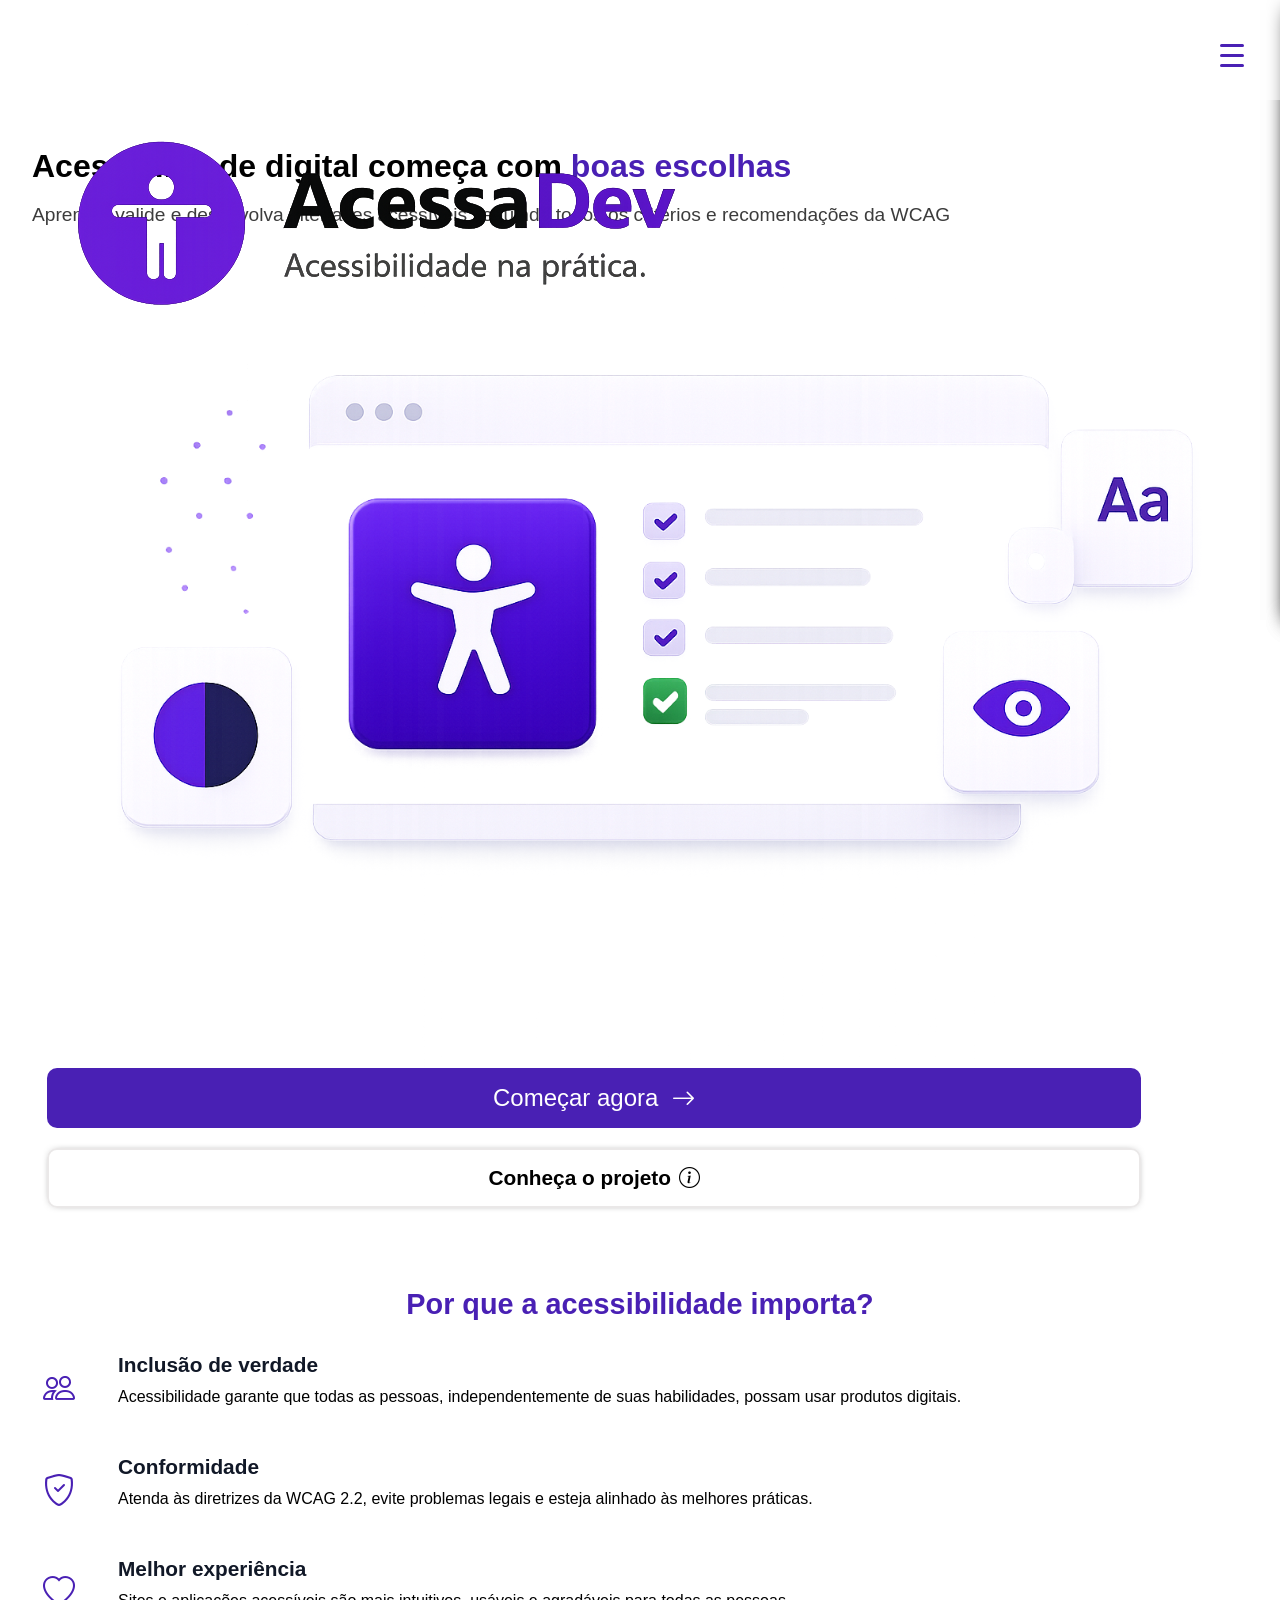
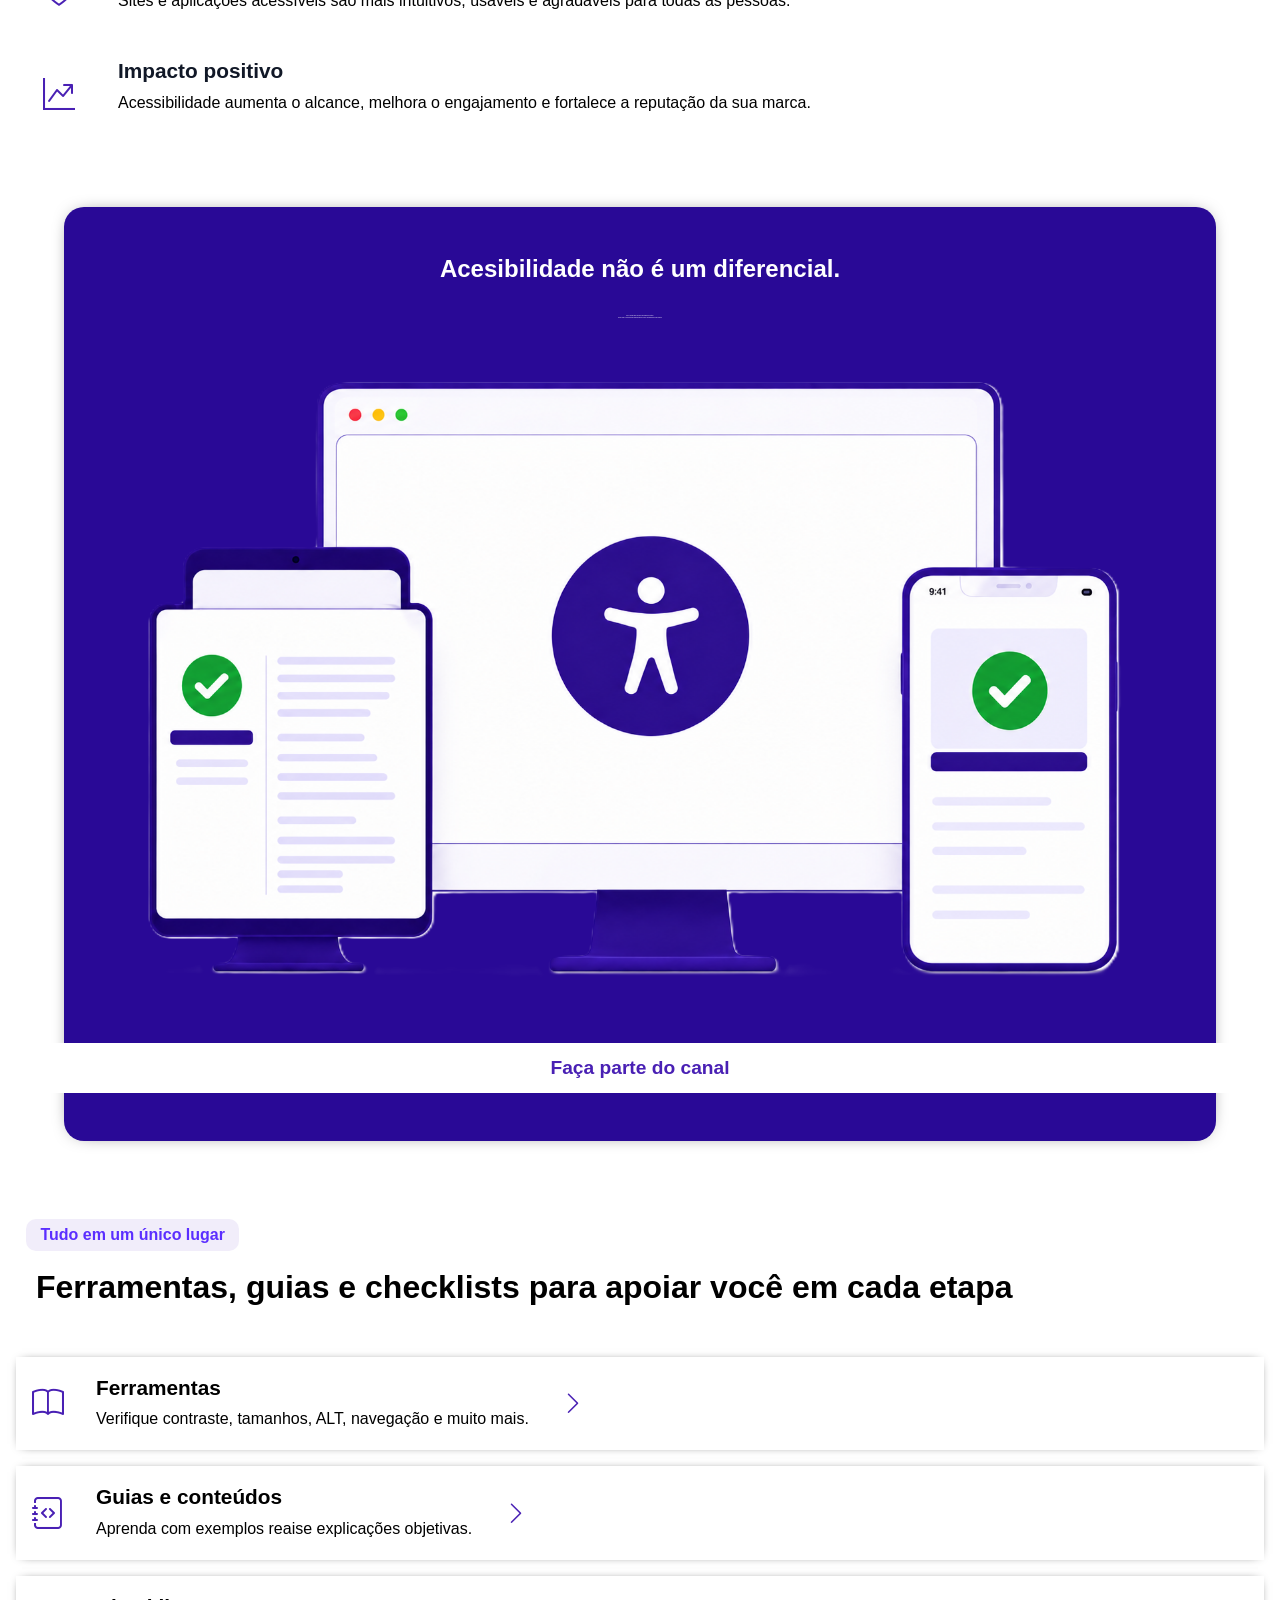
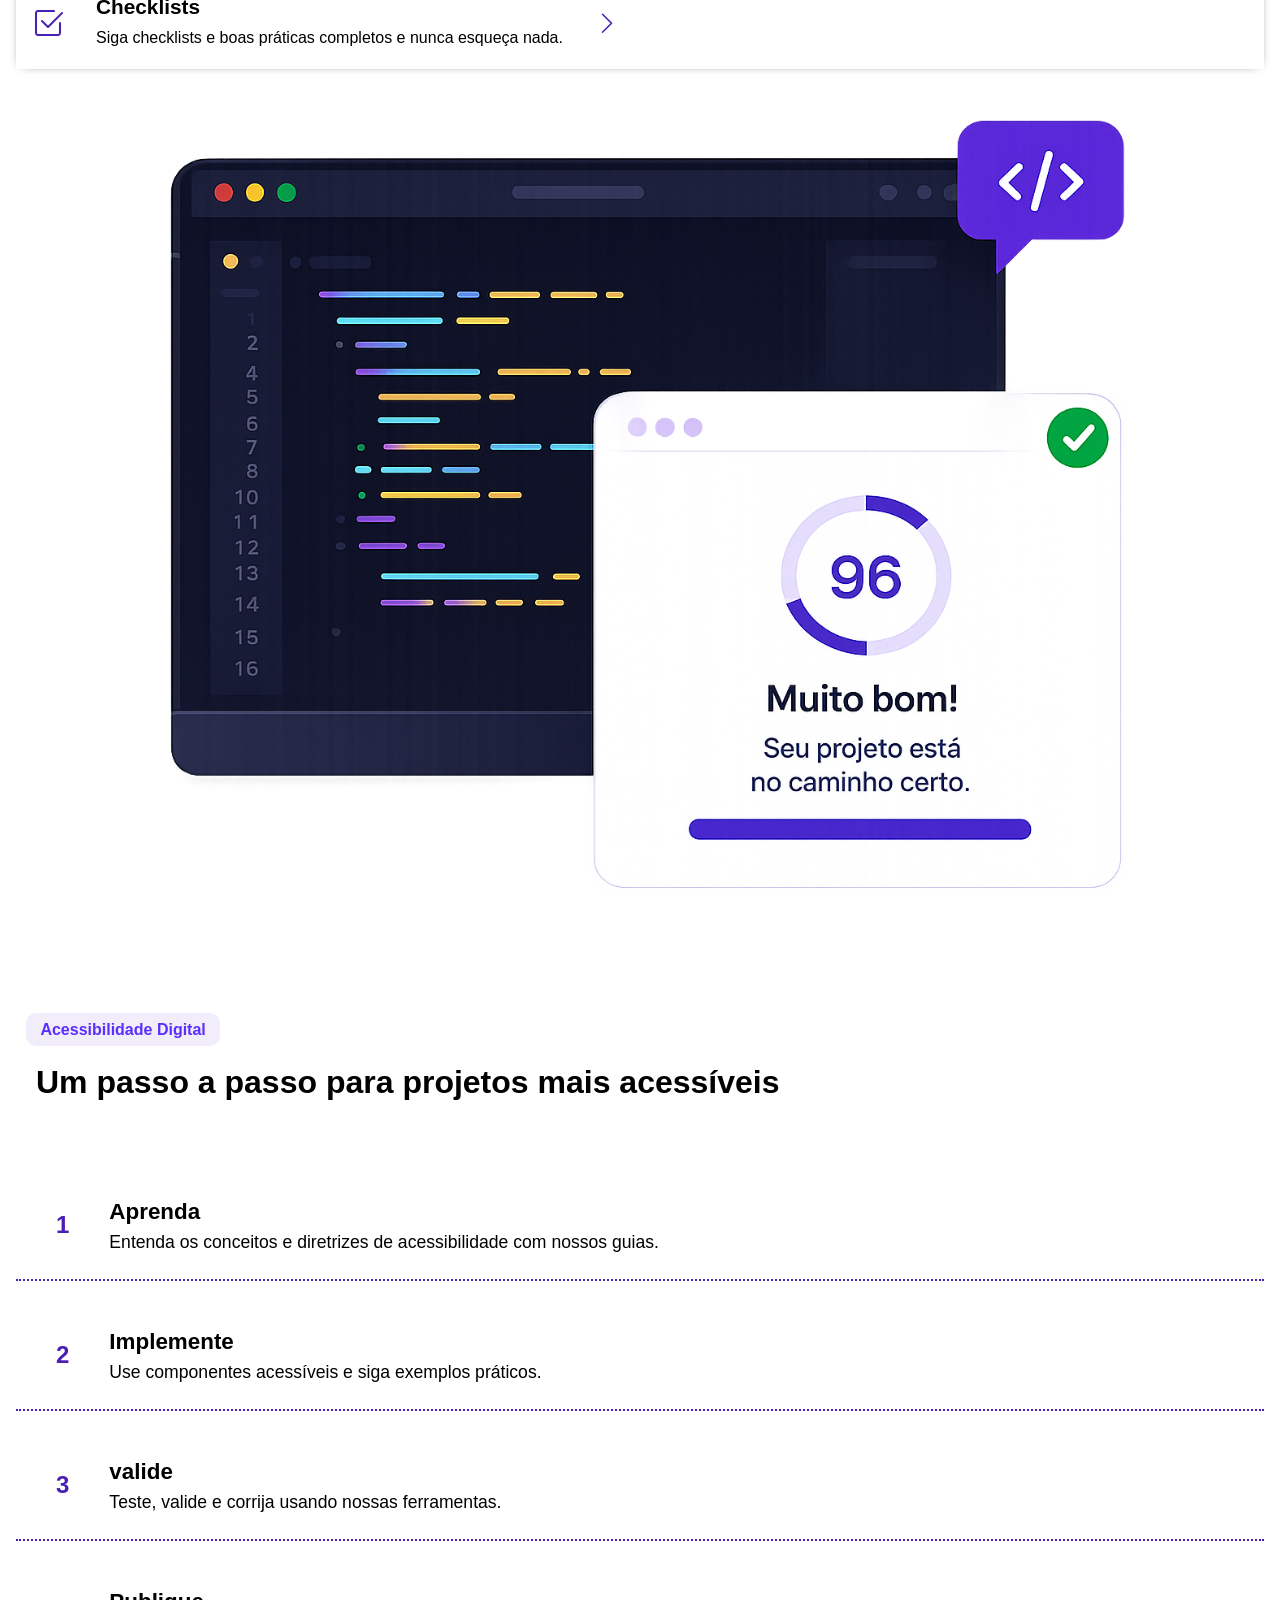
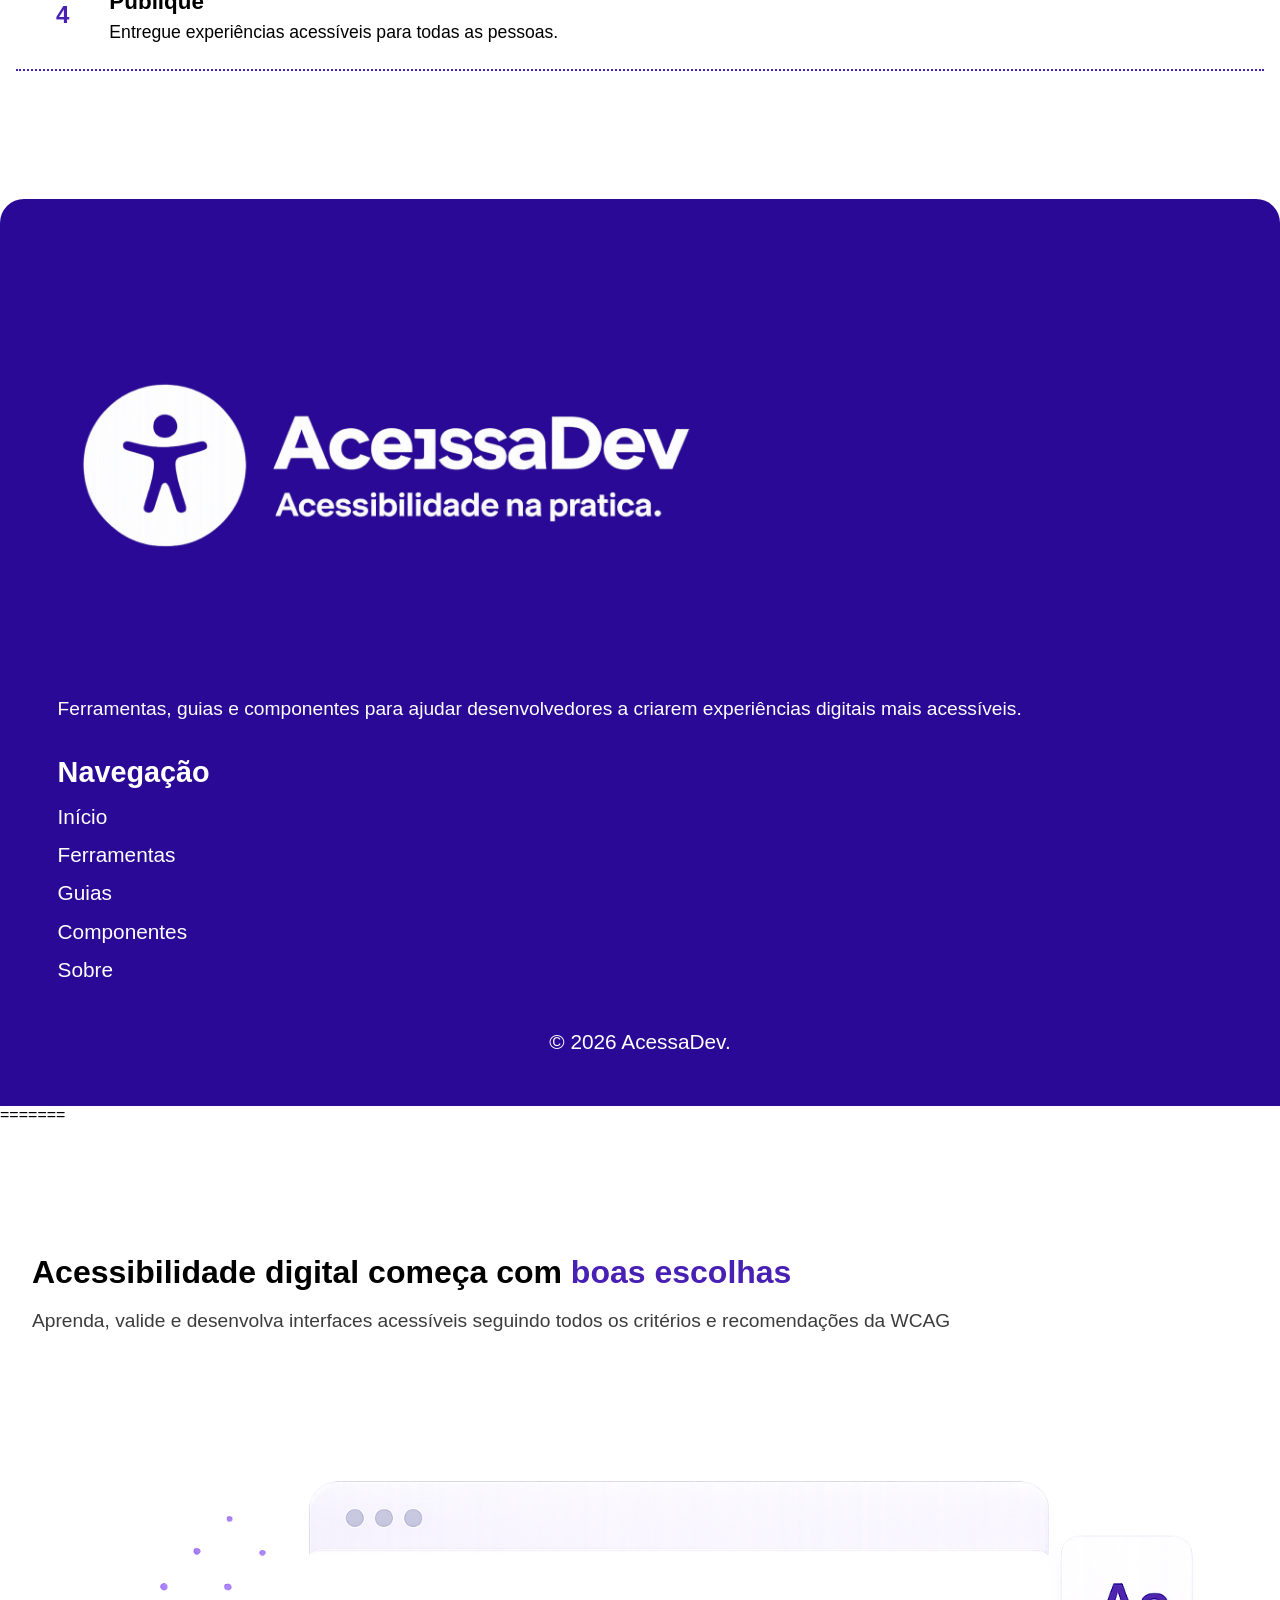
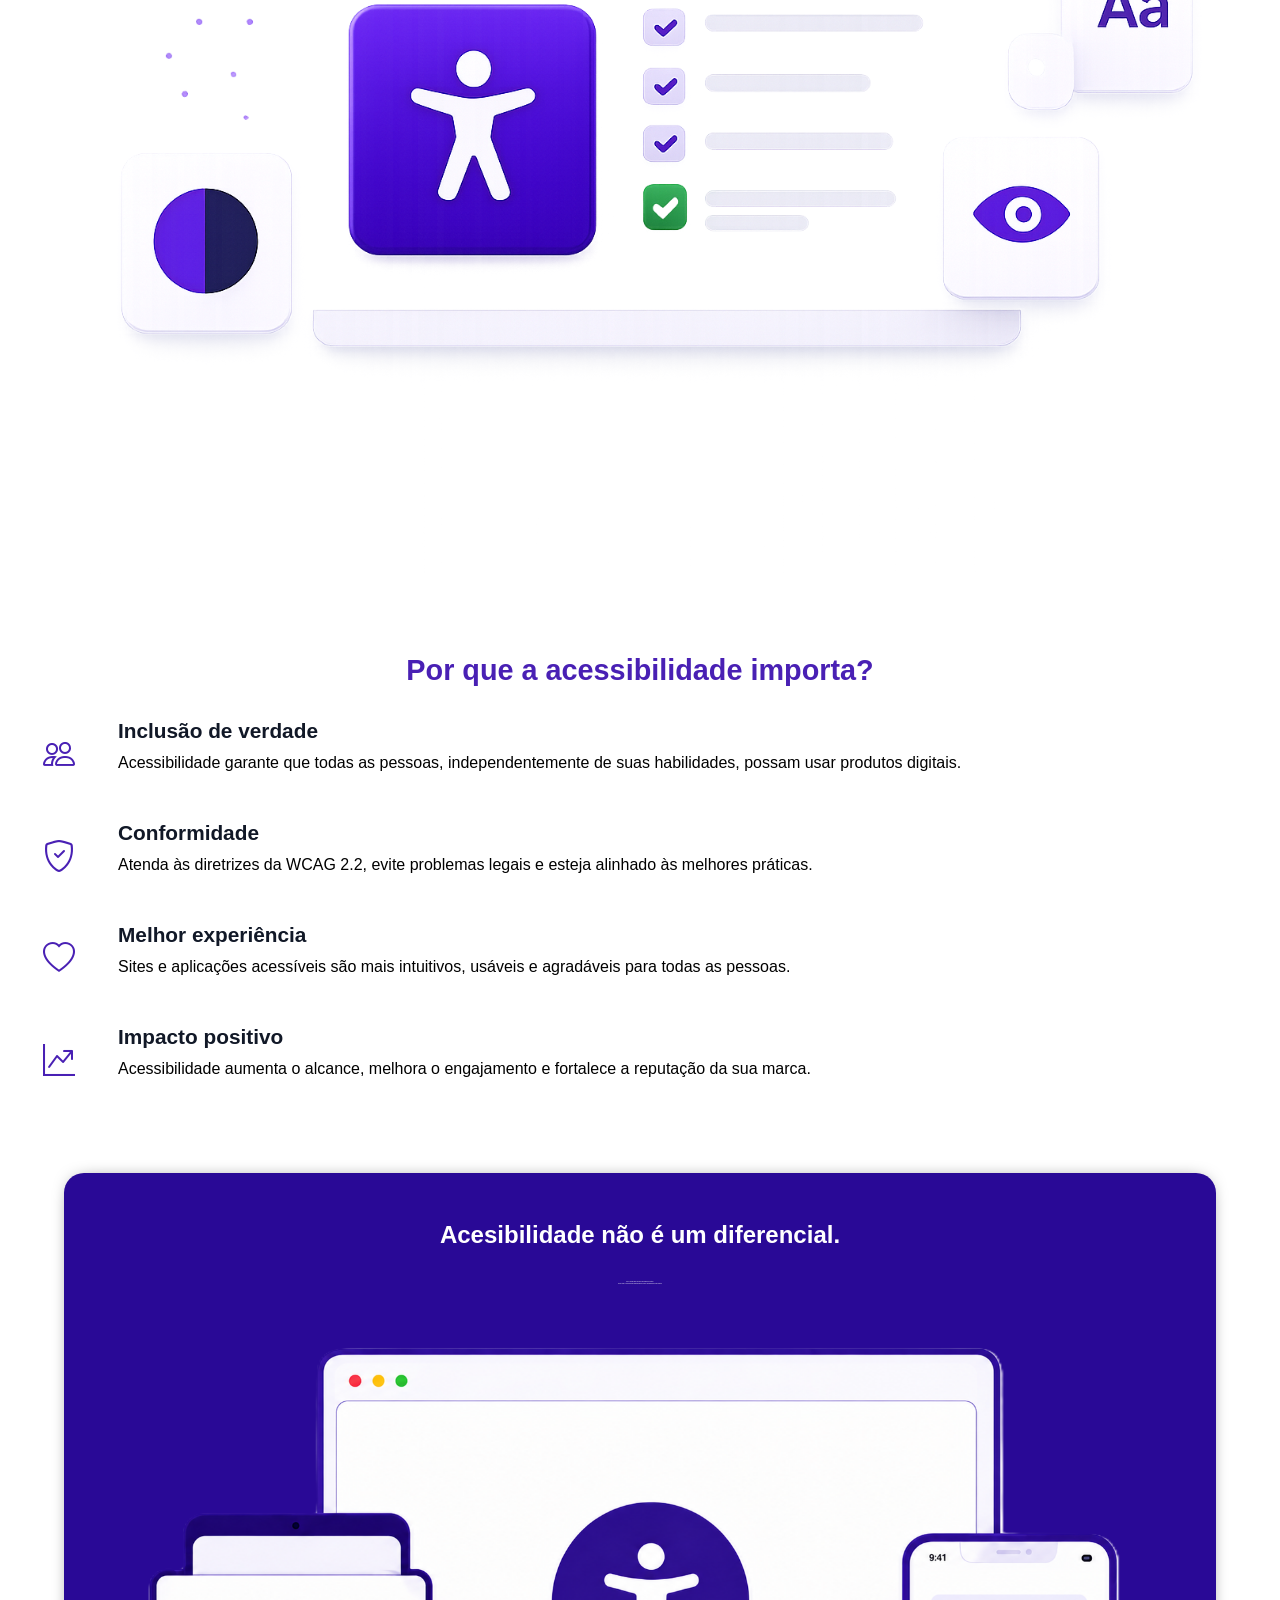
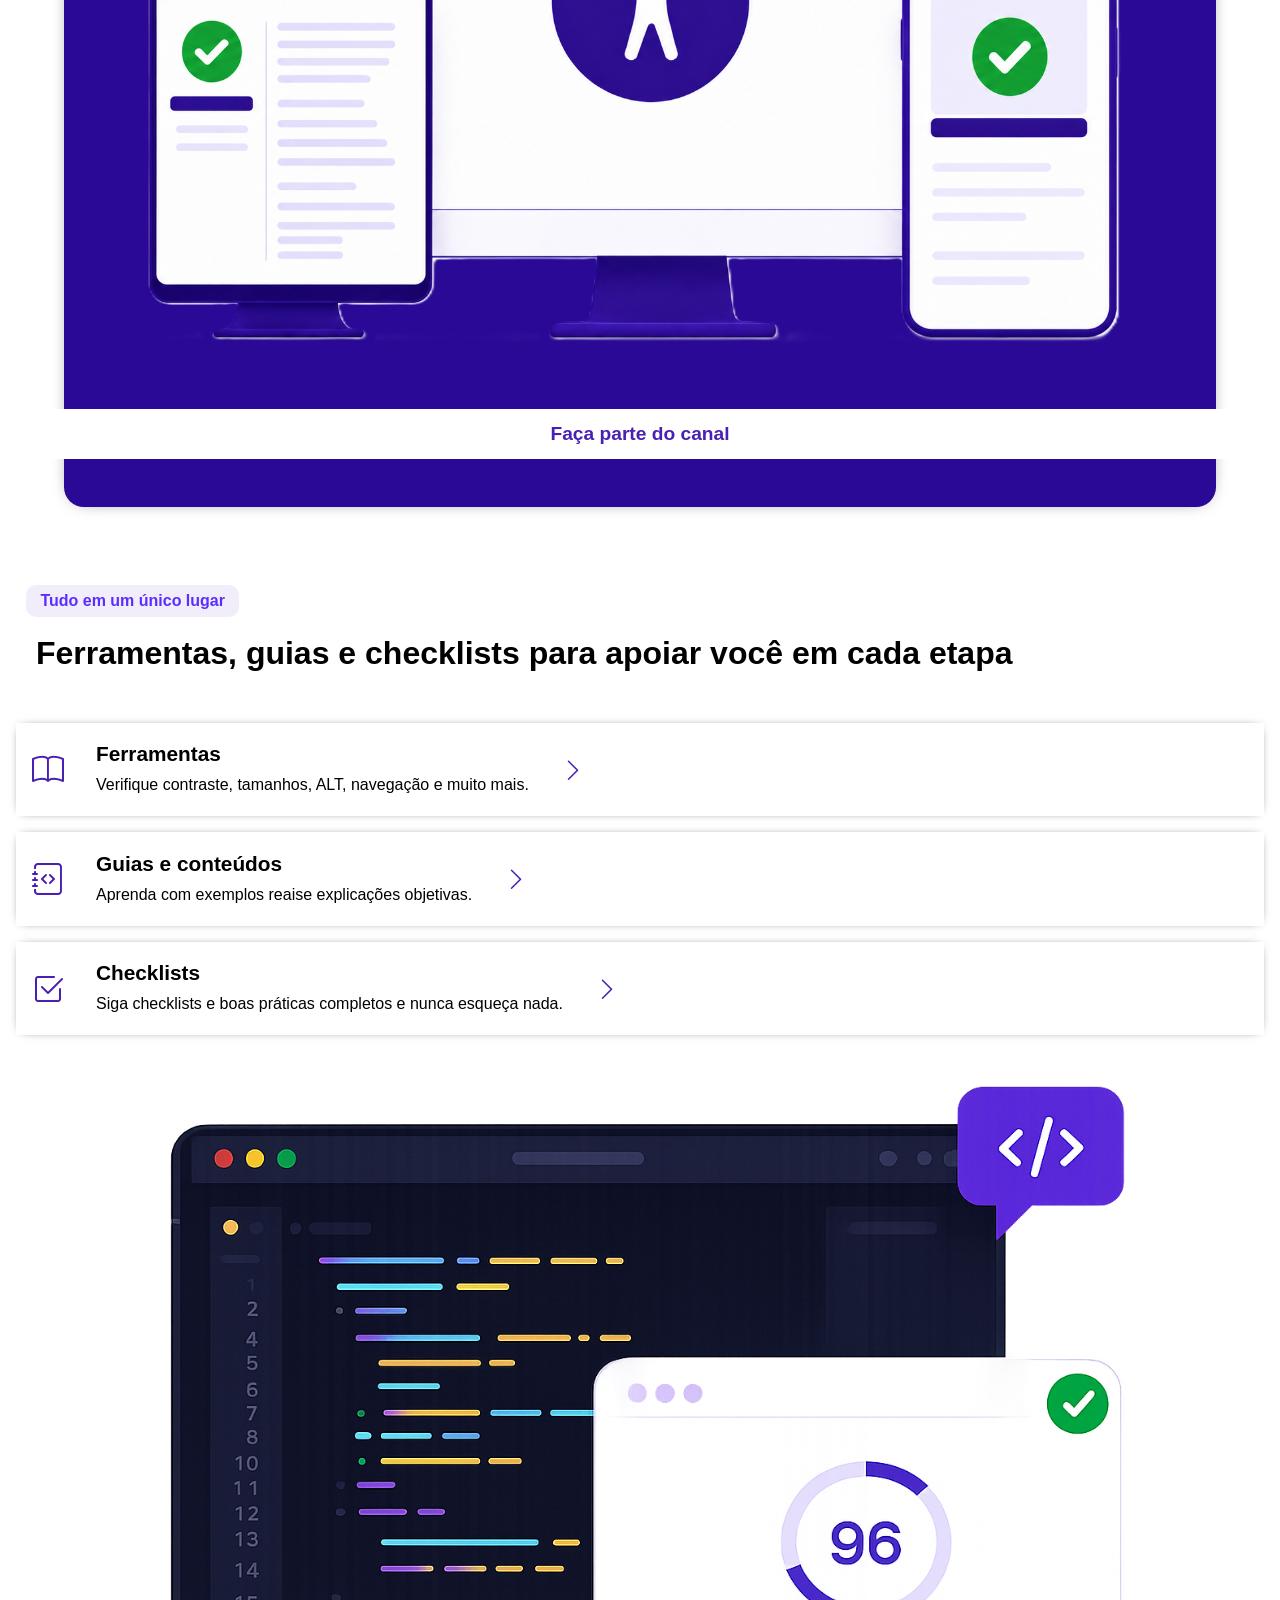
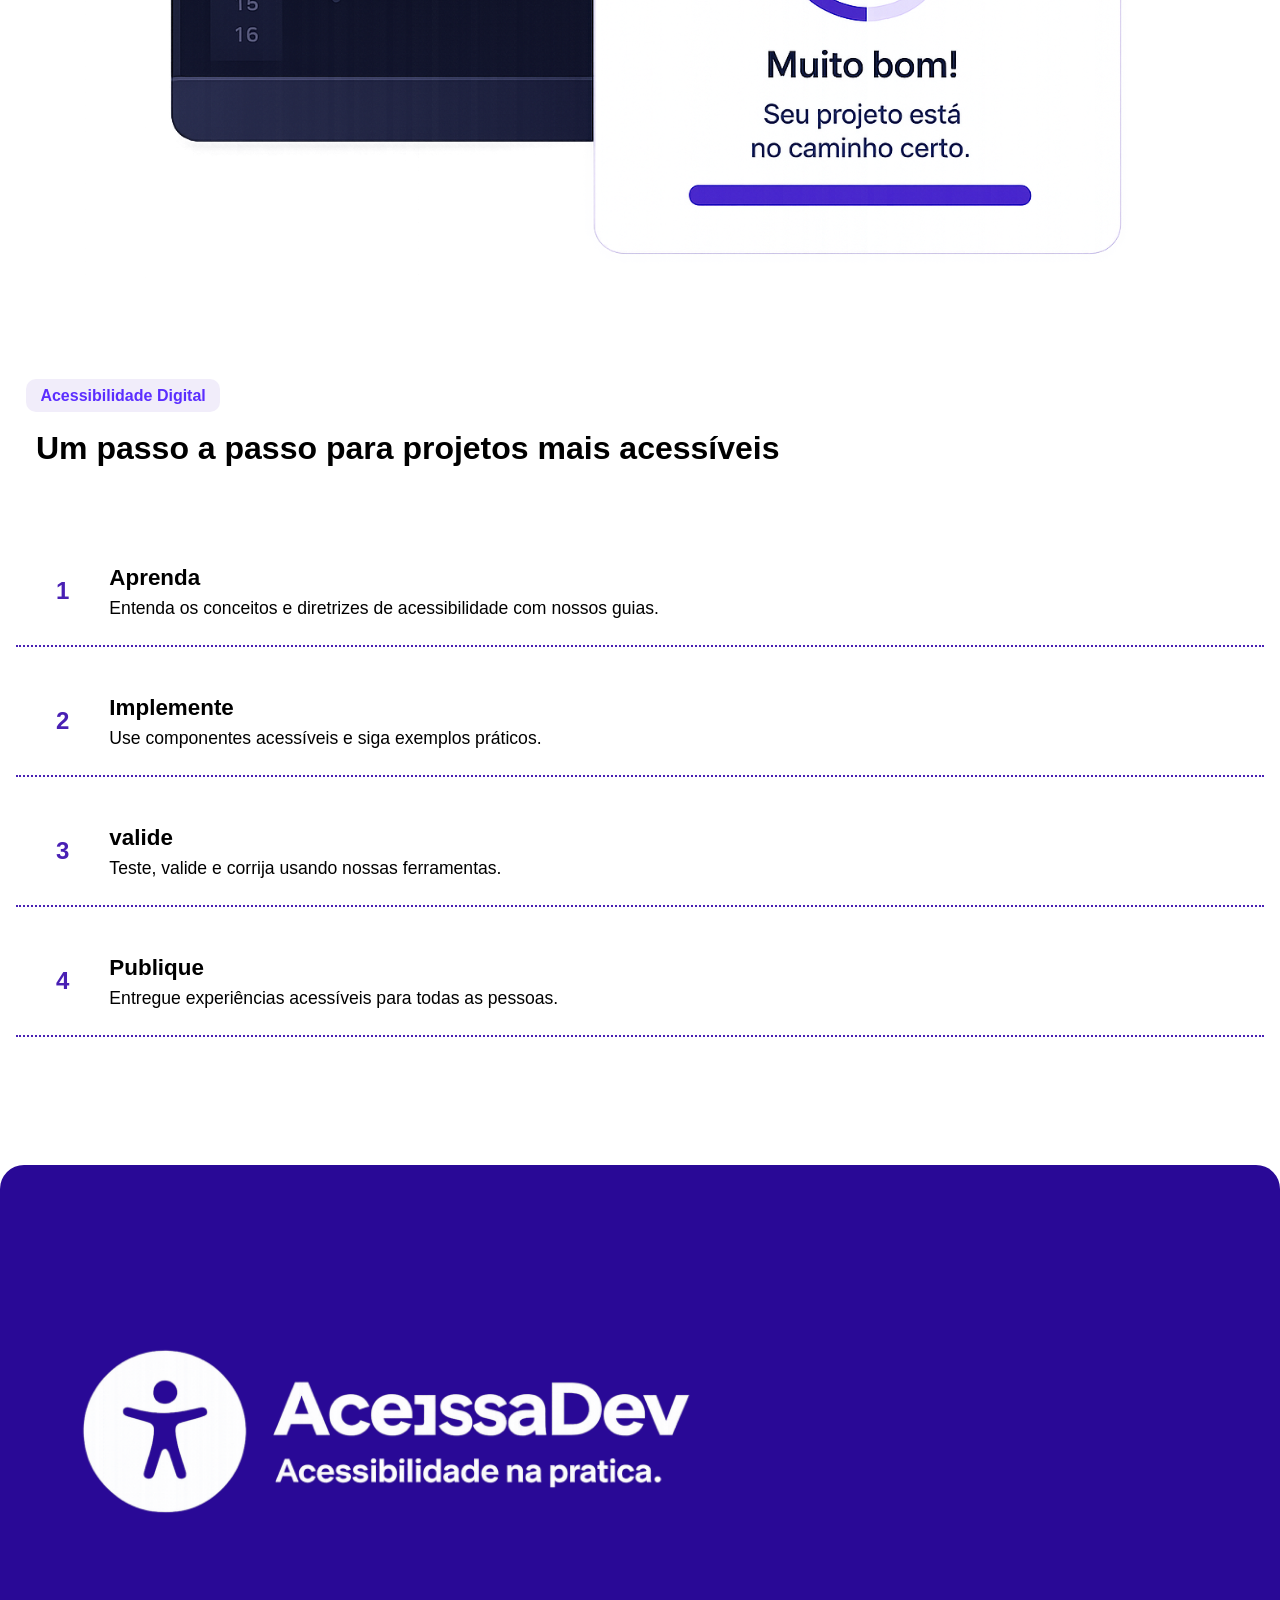
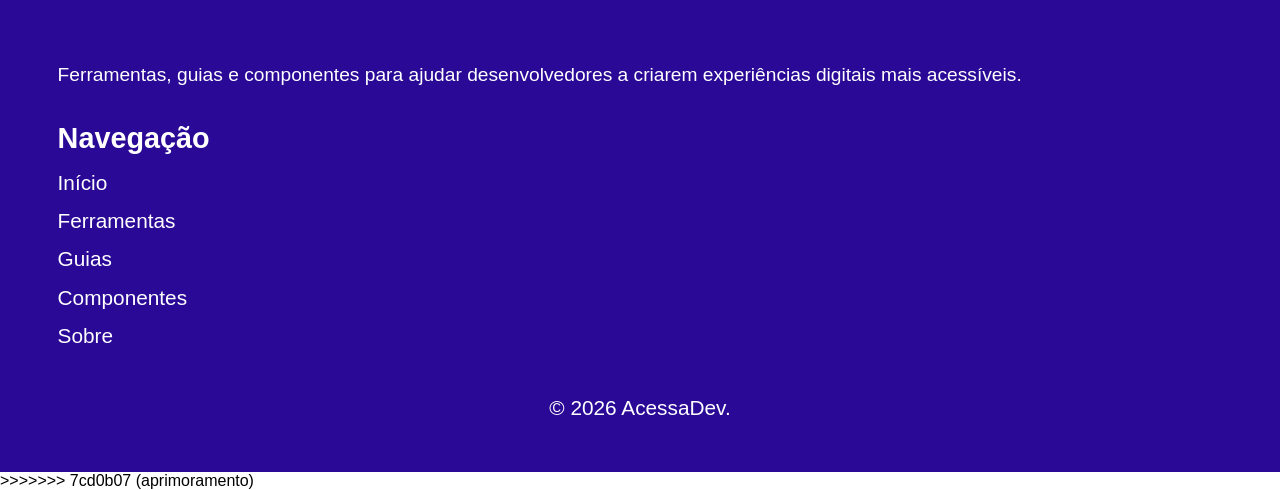
<file: index.html>
<<<<<<< HEAD
<!DOCTYPE html>
<html lang="pt-br">
<head>
    <meta charset="UTF-8">
    <meta name="viewport" content="width=device-width, initial-scale=1.0">
    
    <!-- Fontes -->
    <link rel="preconnect" href="https://fonts.googleapis.com">
    <link rel="preconnect" href="https://fonts.gstatic.com" crossorigin>
    <link href="https://fonts.googleapis.com/css2?family=Nunito:ital,wght@0,200..1000;1,200..1000&family=Poppins:ital,wght@0,100;0,200;0,300;0,400;0,500;0,600;0,700;0,800;0,900;1,100;1,200;1,300;1,400;1,500;1,600;1,700;1,800;1,900&display=swap" rel="stylesheet">
    

    <!-- Icones -->
    <link rel="stylesheet" href="https://cdn.jsdelivr.net/npm/bootstrap-icons@1.11.3/font/bootstrap-icons.min.css">
    <link rel="stylesheet" href="https://cdnjs.cloudflare.com/ajax/libs/font-awesome/6.5.0/css/all.min.css">
    
    <!-- CSS -->
    <link rel="stylesheet" href="style.css">
    <title>Acessa Dev</title>
</head>
<body>
<header>
    <a href="#" class="logo">
        <img src="/IMG/logo.png" alt="Logo do Acessa Dev">
    </a>
    <nav class="navbar" aria-label="Navegação principal">
        <button class="menu-toggle" 
                id="menu-toggle" 
                aria-expanded="false" 
                aria-controls="nav-list" 
                aria-label="Abrir menu hamburger">

            <span class="bar" aria-hidden="true"></span>
            <span class="bar" aria-hidden="true"></span>
            <span class="bar" aria-hidden="true"></span>
        </button>

        <ul class="nav-list" id="nav-list">
            <li><a href="#">Início</a></li>
            <li><a href="./Guias.html">Guias</a></li>
            <li><a href="./ferramentas.html">Ferramentas</a></li>
            <li><a href="#">Sobre</a></li>
        </ul>
    </nav>
</header>
    
<main>
    <section class="secao-principal" aria-labelledby="secao-principal">
        
        <h1> Acessibilidade digital começa com <span>boas escolhas</span></h1>
        <p>Aprenda, valide e desenvolva interfaces acessíveis seguindo todos os critérios e recomendações
            da WCAG
        </p>

        <div class="img-decorativa" aria-hidden="true" >
            <img src="/IMG/ILUSTRATIVO.png" alt="">
        </div>

        <a href="#" class="botao-comecar">
            Começar agora 
            <i class="bi bi-arrow-right"></i>
        </a>

        <a href="#" class="botao-projeto">
            Conheça o projeto
            <i class="bi bi-info-circle"></i>
        </a>
    </section>

    <section class="acessibilidade" aria-labelledby="titulo-acessibilidade">

        <h2 id="titulo-acessibilidade">Por que a acessibilidade importa?</h2>

        <div class="container-acessibilidade">
            <div class="acessibilidade-item">
                <div class="acessibilidade-icone" aria-hidden="true">
                    <i class="bi bi-people"></i>
                </div>

                <div class="acessibilidade-conteudo">
                    <h3>Inclusão de verdade</h3>
                    <p>
                        Acessibilidade garante que todas as pessoas,
                        independentemente de suas habilidades,
                        possam usar produtos digitais.
                    </p>
                </div>
        </div>

        <div class="acessibilidade-item">
            <div class="acessibilidade-icone" aria-hidden="true">
                <i class="bi bi-shield-check"></i>
            </div>

            <div class="acessibilidade-conteudo">
                <h3>Conformidade</h3>
                <p>
                    Atenda às diretrizes da WCAG 2.2,
                    evite problemas legais e esteja
                    alinhado às melhores práticas.
                </p>
            </div>
        </div>

        <div class="acessibilidade-item">
            <div class="acessibilidade-icone" aria-hidden="true">
                <i class="bi bi-heart"></i>
            </div>
            <div class="acessibilidade-conteudo">
                <h3>Melhor experiência</h3>
                <p>
                    Sites e aplicações acessíveis são
                    mais intuitivos, usáveis e agradáveis
                    para todas as pessoas.
                </p>
            </div>
        </div>

        <div class="acessibilidade-item">
            <div class="acessibilidade-icone" aria-hidden="true">
                <i class="bi bi-graph-up-arrow"></i>
            </div>
            <div class="acessibilidade-conteudo">
                <h3>Impacto positivo</h3>
                <p>
                    Acessibilidade aumenta o alcance,
                    melhora o engajamento e fortalece
                    a reputação da sua marca.
                </p>
            </div>
        </div>
    </div>
</section>

<section class="diferencial-card" aria-labelledby="titulo-diferencial-card">
    <h2>Acesibilidade não é um diferencial.</h2>
    <p>Ela é o mínimo para um mundo que queremos construir.
        <br><br>
        Nosso canal no Youtube ensina desenvolvedores a incluir Acessibilidade em seus projetos
    </p>

    <div class="img-diferencial" aria-hidden="true">
        <img src="/IMG/diferencial.png" alt="">
    </div>

    <a href="https://www.youtube.com/@dev.sem.barreiras" class="botao-diferencial">
        Faça parte do canal
    </a>
</section>

<section class="recursos" aria-labelledby="titulo-recursos">
    <span class="tag">Tudo em um único lugar</span>
        <h2 class="título recurso">Ferramentas, guias e checklists para apoiar você em cada etapa</h2>

    <div class="recursos-lista">
        <a href="/ferramentas.html" class="recurso-card">
            <div class="recurso-icone" aria-hidden="true">
                 <i class="bi bi-book"></i>
            </div>

            <div class="recurso-conteudo">
                <h3>Ferramentas</h3>

                <p>
                    Verifique contraste, tamanhos, ALT,
                    navegação e muito mais.
                </p>
            </div>

             <i class="bi bi-chevron-right seta" aria-hidden="true"></i>
        </a>

        <a href="#" class="recurso-card">
            <div class="recurso-icone" aria-hidden="true">
                <i class="bi bi-journal-code"></i>
            </div>

            <div class="recurso-conteudo">
                <h3>Guias e conteúdos</h3>

                <p>Aprenda com exemplos reaise explicações objetivas.</p>
            </div>
            <i class="bi bi-chevron-right seta" aria-hidden="true"></i>
        </a>

        <a href="#" class="recurso-card">
            <div class="recurso-icone" aria-hidden="true">
                <i class="bi bi-check2-square"></i>
            </div>

            <div class="recurso-conteudo">
                <h3>Checklists</h3>

                <p>Siga checklists e boas práticas completos e nunca esqueça nada.</p>
            </div>

            <i class="bi bi-chevron-right seta" aria-hidden="true"></i>
        </a>

        <div class="decoração" aria-hidden="true">
            <img src="/IMG/decoração.png" alt="">
        </div>

    </div>
</section>

<section class="passos" aria-labelledby="Título passos">
    <span class="tag">Acessibilidade Digital</span>

    <h2>Um passo a passo para projetos mais acessíveis</h2>

    <div passos-lista>
        <article class="passo">
            <div class="passo-icone">
                <span class="numero">1</span>
            </div>
            <div class="passo-conteudo">
                <h3>Aprenda</h3>
                    
                <p>Entenda os conceitos e diretrizes de acessibilidade
                    com nossos guias.
                </p>
            </div>
        </article>

        <article class="passo">
            <div class="passo-icone">
                <span class="numero">2</span>
            </div>
            <div class="passo-conteudo">
                <h3>Implemente</h3>
                    
                <p>Use componentes acessíveis
                    e siga exemplos práticos.
                    </p>
            </div>
        </article>

        <article class="passo">
            <div class="passo-icone">
                <span class="numero">3</span>
            </div>
            <div class="passo-conteudo">
                <h3>valide</h3>
                    
                <p>Teste, valide e corrija
                    usando nossas ferramentas.
                    </p>
            </div>
        </article>

        <article class="passo">
            <div class="passo-icone">
                <span class="numero">4</span>
            </div>
            <div class="passo-conteudo">
                <h3>Publique</h3>
                    
                <p>Entregue experiências acessíveis
                    para todas as pessoas.
                </p>
            </div>
        </article>
    </div>
</section>
</main>

<footer class="footer">
    <div class="footer-logo">
        <img src="/IMG/logo-branco.png" alt="">
    </div>

    <div class="footer-descricao">
        <p> Ferramentas, guias e componentes para ajudar
            desenvolvedores a criarem experiências digitais
            mais acessíveis.
        </p>
    </div>

    <nav class="footer-nav" aria-label="Links do rodapé">
        <h3>Navegação</h3>
        <ul>
            <li><a href="#">Início</a></li>
            <li><a href="#">Ferramentas</a></li>
            <li><a href="#">Guias</a></li>
            <li><a href="#">Componentes</a></li>
            <li><a href="#">Sobre</a></li>
        </ul>
    </nav>

    <div class="footer-copy">
        <p>© 2026 AcessaDev.</p>
    </div>

</footer>

    <script src="/script.js"></script>
</body>
=======
<!DOCTYPE html>
<html lang="pt-br">
<head>
    <meta charset="UTF-8">
    <meta name="viewport" content="width=device-width, initial-scale=1.0">
    
    <!-- Fontes -->
    <link rel="preconnect" href="https://fonts.googleapis.com">
    <link rel="preconnect" href="https://fonts.gstatic.com" crossorigin>
    <link href="https://fonts.googleapis.com/css2?family=Nunito:ital,wght@0,200..1000;1,200..1000&family=Poppins:ital,wght@0,100;0,200;0,300;0,400;0,500;0,600;0,700;0,800;0,900;1,100;1,200;1,300;1,400;1,500;1,600;1,700;1,800;1,900&display=swap" rel="stylesheet">
    

    <!-- Icones -->
    <link rel="stylesheet" href="https://cdn.jsdelivr.net/npm/bootstrap-icons@1.11.3/font/bootstrap-icons.min.css">
    <link rel="stylesheet" href="https://cdnjs.cloudflare.com/ajax/libs/font-awesome/6.5.0/css/all.min.css">
    
    <!-- CSS -->
    <link rel="stylesheet" href="style.css">
    <title>Acessa Dev</title>
</head>
<body>
<header>
    <a href="#" class="logo">
        <img src="./IMG/logo.png" alt="Logo do Acessa Dev">
    </a>
    <nav class="navbar" aria-label="Navegação principal">
        <button class="menu-toggle" 
                id="menu-toggle" 
                aria-expanded="false" 
                aria-controls="nav-list" 
                aria-label="Abrir menu hamburger">

            <span class="bar" aria-hidden="true"></span>
            <span class="bar" aria-hidden="true"></span>
            <span class="bar" aria-hidden="true"></span>
        </button>

        <ul class="nav-list" id="nav-list">
            <li><a href="#">Início</a></li>
            <li><a href="Guias.html">Guias</a></li>
            <li><a href="ferramentas.html">Ferramentas</a></li>
            <li><a href="#">Sobre</a></li>
        </ul>
    </nav>
</header>
    
<main>
    <section class="secao-principal" aria-labelledby="secao-principal">
        
        <h1> Acessibilidade digital começa com <span>boas escolhas</span></h1>
        <p>Aprenda, valide e desenvolva interfaces acessíveis seguindo todos os critérios e recomendações
            da WCAG
        </p>

        <div class="img-decorativa" aria-hidden="true" >
            <img src="./IMG/ILUSTRATIVO.png" alt="">
        </div>
    </section>

    <section class="acessibilidade" aria-labelledby="titulo-acessibilidade">

        <h2 id="titulo-acessibilidade">Por que a acessibilidade importa?</h2>

        <div class="container-acessibilidade">
            <div class="acessibilidade-item">
                <div class="acessibilidade-icone" aria-hidden="true">
                    <i class="bi bi-people"></i>
                </div>

                <div class="acessibilidade-conteudo">
                    <h3>Inclusão de verdade</h3>
                    <p>
                        Acessibilidade garante que todas as pessoas,
                        independentemente de suas habilidades,
                        possam usar produtos digitais.
                    </p>
                </div>
        </div>

        <div class="acessibilidade-item">
            <div class="acessibilidade-icone" aria-hidden="true">
                <i class="bi bi-shield-check"></i>
            </div>

            <div class="acessibilidade-conteudo">
                <h3>Conformidade</h3>
                <p>
                    Atenda às diretrizes da WCAG 2.2,
                    evite problemas legais e esteja
                    alinhado às melhores práticas.
                </p>
            </div>
        </div>

        <div class="acessibilidade-item">
            <div class="acessibilidade-icone" aria-hidden="true">
                <i class="bi bi-heart"></i>
            </div>
            <div class="acessibilidade-conteudo">
                <h3>Melhor experiência</h3>
                <p>
                    Sites e aplicações acessíveis são
                    mais intuitivos, usáveis e agradáveis
                    para todas as pessoas.
                </p>
            </div>
        </div>

        <div class="acessibilidade-item">
            <div class="acessibilidade-icone" aria-hidden="true">
                <i class="bi bi-graph-up-arrow"></i>
            </div>
            <div class="acessibilidade-conteudo">
                <h3>Impacto positivo</h3>
                <p>
                    Acessibilidade aumenta o alcance,
                    melhora o engajamento e fortalece
                    a reputação da sua marca.
                </p>
            </div>
        </div>
    </div>
</section>

<section class="diferencial-card" aria-labelledby="titulo-diferencial-card">
    <h2>Acesibilidade não é um diferencial.</h2>
    <p>Ela é o mínimo para um mundo que queremos construir.
        <br><br>
        Nosso canal no Youtube ensina desenvolvedores a incluir Acessibilidade em seus projetos
    </p>

    <div class="img-diferencial" aria-hidden="true">
        <img src="./IMG/diferencial.png" alt="">
    </div>

    <a href="https://www.youtube.com/@dev.sem.barreiras" class="botao-diferencial">
        Faça parte do canal
    </a>
</section>

<section class="recursos" aria-labelledby="titulo-recursos">
    <span class="tag">Tudo em um único lugar</span>
        <h2 class="título recurso">Ferramentas, guias e checklists para apoiar você em cada etapa</h2>

    <div class="recursos-lista">
        <a href="/ferramentas.html" class="recurso-card">
            <div class="recurso-icone" aria-hidden="true">
                 <i class="bi bi-book"></i>
            </div>

            <div class="recurso-conteudo">
                <h3>Ferramentas</h3>

                <p>
                    Verifique contraste, tamanhos, ALT,
                    navegação e muito mais.
                </p>
            </div>

             <i class="bi bi-chevron-right seta" aria-hidden="true"></i>
        </a>

        <a href="#" class="recurso-card">
            <div class="recurso-icone" aria-hidden="true">
                <i class="bi bi-journal-code"></i>
            </div>

            <div class="recurso-conteudo">
                <h3>Guias e conteúdos</h3>

                <p>Aprenda com exemplos reaise explicações objetivas.</p>
            </div>
            <i class="bi bi-chevron-right seta" aria-hidden="true"></i>
        </a>

        <a href="#" class="recurso-card">
            <div class="recurso-icone" aria-hidden="true">
                <i class="bi bi-check2-square"></i>
            </div>

            <div class="recurso-conteudo">
                <h3>Checklists</h3>

                <p>Siga checklists e boas práticas completos e nunca esqueça nada.</p>
            </div>

            <i class="bi bi-chevron-right seta" aria-hidden="true"></i>
        </a>

        <div class="decoração" aria-hidden="true">
            <img src="./IMG/decoração.png" alt="">
        </div>

    </div>
</section>

<section class="passos" aria-labelledby="Título passos">
    <span class="tag">Acessibilidade Digital</span>

    <h2>Um passo a passo para projetos mais acessíveis</h2>

    <div passos-lista>
        <article class="passo">
            <div class="passo-icone">
                <span class="numero">1</span>
            </div>
            <div class="passo-conteudo">
                <h3>Aprenda</h3>
                    
                <p>Entenda os conceitos e diretrizes de acessibilidade
                    com nossos guias.
                </p>
            </div>
        </article>

        <article class="passo">
            <div class="passo-icone">
                <span class="numero">2</span>
            </div>
            <div class="passo-conteudo">
                <h3>Implemente</h3>
                    
                <p>Use componentes acessíveis
                    e siga exemplos práticos.
                    </p>
            </div>
        </article>

        <article class="passo">
            <div class="passo-icone">
                <span class="numero">3</span>
            </div>
            <div class="passo-conteudo">
                <h3>valide</h3>
                    
                <p>Teste, valide e corrija
                    usando nossas ferramentas.
                    </p>
            </div>
        </article>

        <article class="passo">
            <div class="passo-icone">
                <span class="numero">4</span>
            </div>
            <div class="passo-conteudo">
                <h3>Publique</h3>
                    
                <p>Entregue experiências acessíveis
                    para todas as pessoas.
                </p>
            </div>
        </article>
    </div>
</section>
</main>

<footer class="footer">
    <div class="footer-logo">
        <img src="./IMG/logo-branco.png" alt="">
    </div>

    <div class="footer-descricao">
        <p> Ferramentas, guias e componentes para ajudar
            desenvolvedores a criarem experiências digitais
            mais acessíveis.
        </p>
    </div>

    <nav class="footer-nav" aria-label="Links do rodapé">
        <h3>Navegação</h3>
        <ul>
            <li><a href="#">Início</a></li>
            <li><a href="#">Ferramentas</a></li>
            <li><a href="#">Guias</a></li>
            <li><a href="#">Componentes</a></li>
            <li><a href="#">Sobre</a></li>
        </ul>
    </nav>

    <div class="footer-copy">
        <p>© 2026 AcessaDev.</p>
    </div>

</footer>

    <script src="script.js"></script>
</body>
>>>>>>> 7cd0b07 (aprimoramento)
</html>
</file>
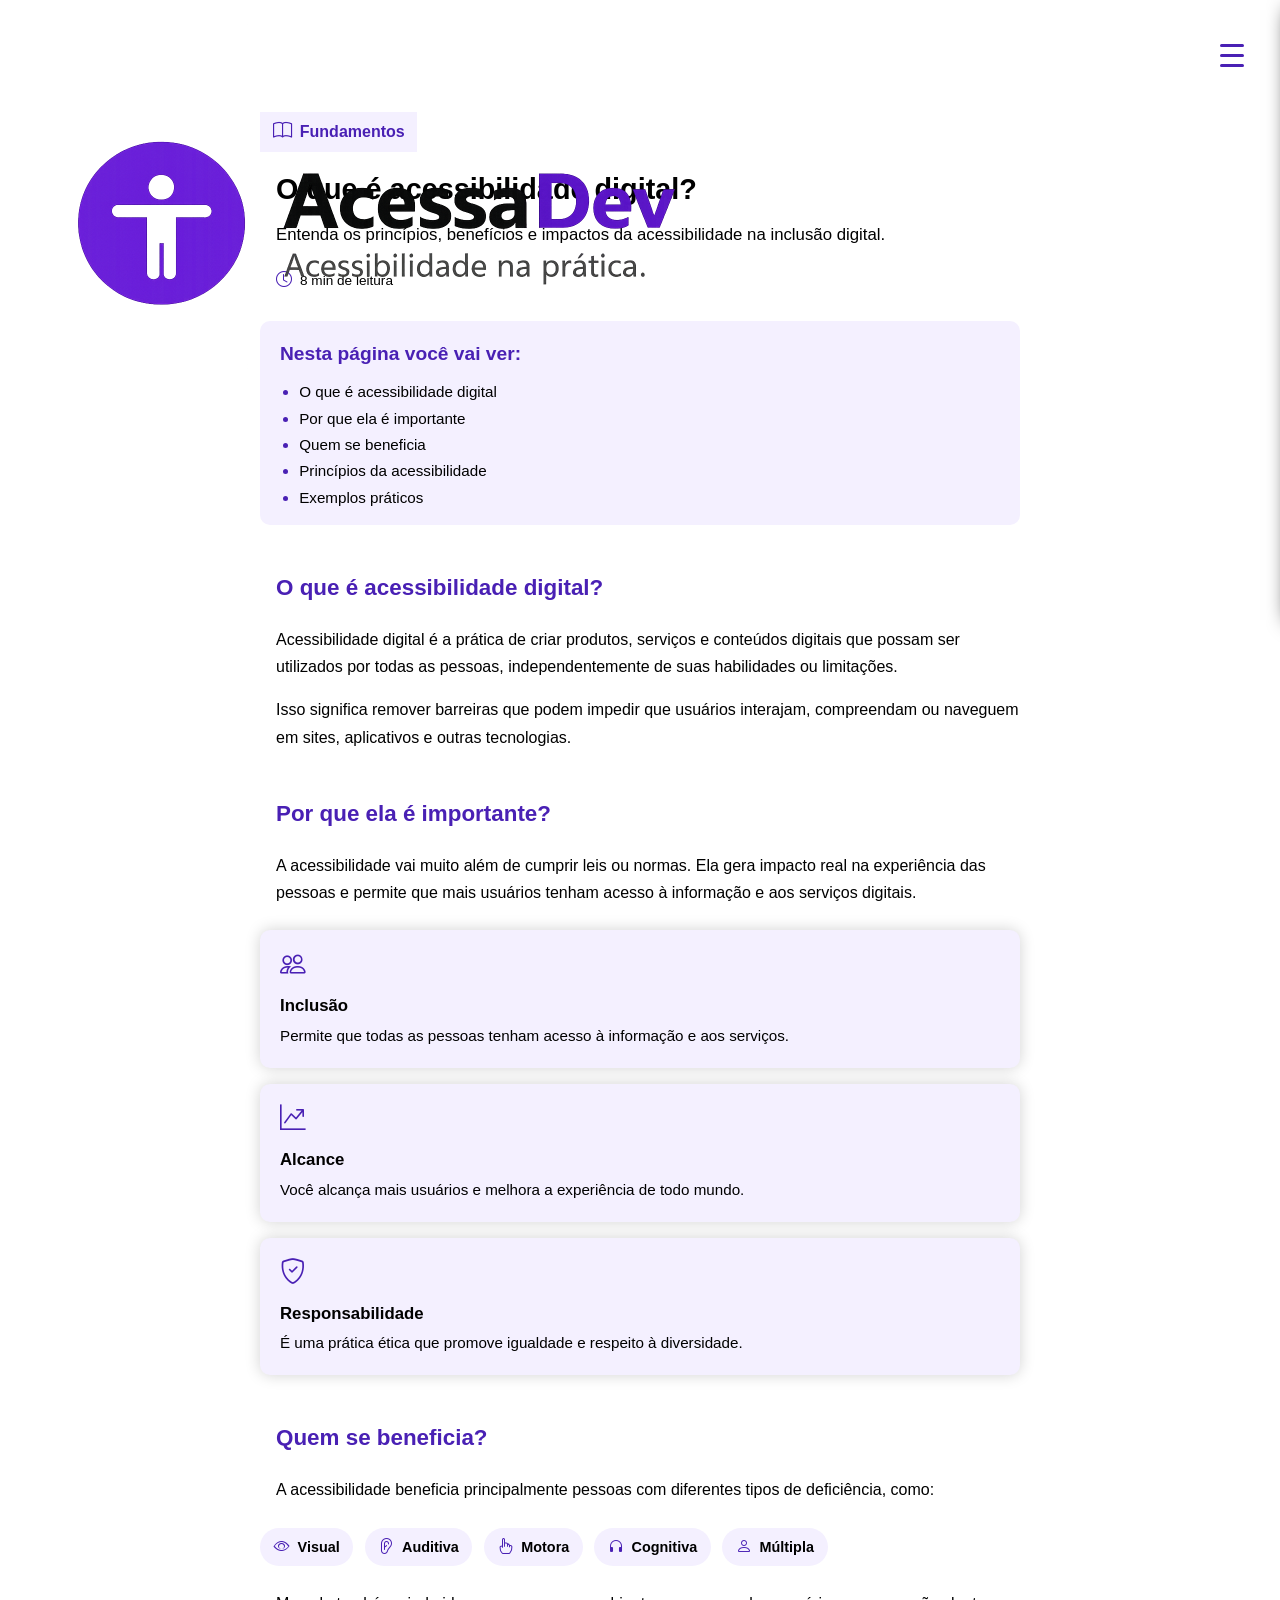
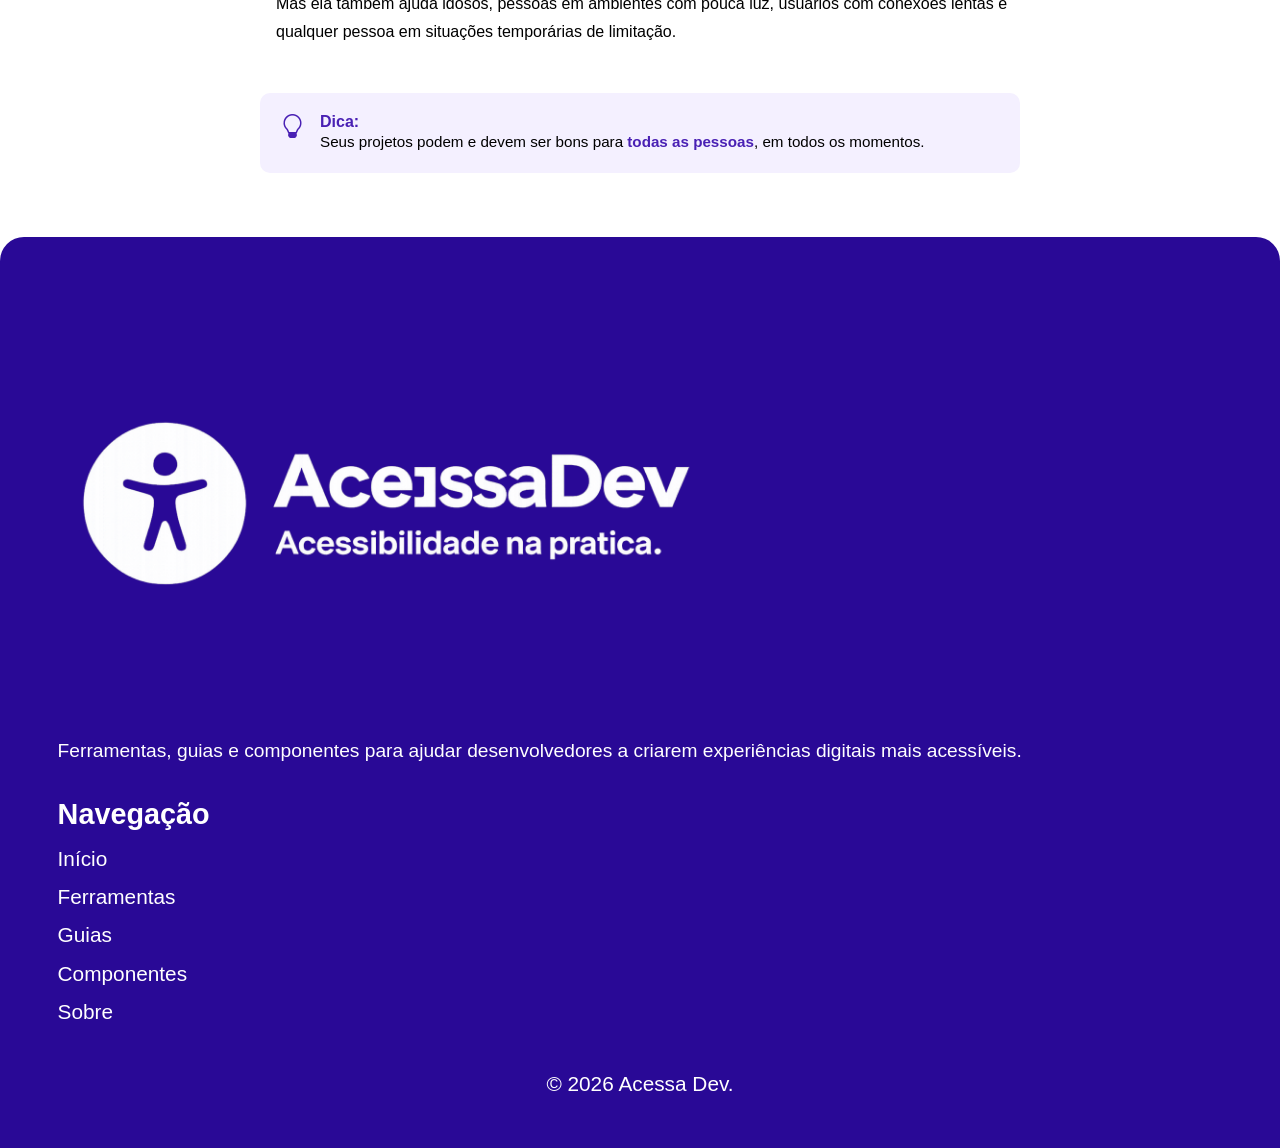
<file: Acessibilidade.html>
<!DOCTYPE html>
<html lang="pt-br">
<head>
    <meta charset="UTF-8">
    <meta name="viewport" content="width=device-width, initial-scale=1.0">

    <link rel="preconnect" href="https://fonts.googleapis.com">
    <link rel="preconnect" href="https://fonts.gstatic.com" crossorigin>
    <link href="https://fonts.googleapis.com/css2?family=Nunito:ital,wght@0,200..1000;1,200..1000&family=Poppins:ital,wght@0,100;0,200;0,300;0,400;0,500;0,600;0,700;0,800;0,900;1,100;1,200;1,300;1,400;1,500;1,600;1,700;1,800;1,900&display=swap" rel="stylesheet">

    <link rel="stylesheet" href="https://cdn.jsdelivr.net/npm/bootstrap-icons@1.11.3/font/bootstrap-icons.min.css">
    <link rel="stylesheet" href="https://cdnjs.cloudflare.com/ajax/libs/font-awesome/6.5.0/css/all.min.css">
    <link rel="stylesheet" href="./Acessibilidade.css">

    <title>Acessibilidade digital | Acessa Dev</title>
</head>
<body>
    <header>
        <a href="./ferramentas.html" class="logo">
            <img src="./IMG/logo.png" alt="Logo do Acessa Dev">
        </a>

        <nav class="navbar" aria-label="Navegação principal">
            <button class="menu-toggle" id="menu-toggle" aria-expanded="false" aria-controls="nav-list" aria-label="Abrir menu">
                <span class="bar" aria-hidden="true"></span>
                <span class="bar" aria-hidden="true"></span>
                <span class="bar" aria-hidden="true"></span>
            </button>

            <ul class="nav-list" id="nav-list">
                <li><a href="./index.html">Início</a></li>
                <li><a href="./Guias.html">Guias</a></li>
                <li><a href="./ferramentas.html">Ferramentas</a></li>
                <li><a href="#sobre">Sobre</a></li>
            </ul>
        </nav>
    </header>

    <main class="accessibility-guide-page">
        <article class="accessibility-guide-content">
            <header class="accessibility-guide-header">
                <span class="accessibility-guide-category">
                    <i class="bi bi-book" aria-hidden="true"></i>
                    Fundamentos
                </span>

                <h1>O que é acessibilidade digital?</h1>

                <p class="accessibility-guide-introduction">
                    Entenda os princípios, benefícios e impactos da acessibilidade na inclusão digital.
                </p>

                <span class="accessibility-guide-reading-time">
                    <i class="bi bi-clock" aria-hidden="true"></i>
                    8 min de leitura
                </span>
            </header>

            <aside class="accessibility-guide-summary" aria-labelledby="accessibility-summary-title">
                <h2 id="accessibility-summary-title">Nesta página você vai ver:</h2>

                <ul>
                    <li>O que é acessibilidade digital</li>
                    <li>Por que ela é importante</li>
                    <li>Quem se beneficia</li>
                    <li>Princípios da acessibilidade</li>
                    <li>Exemplos práticos</li>
                </ul>
            </aside>

            <section class="accessibility-guide-section" aria-labelledby="accessibility-o-que-e">
                <div class="accessibility-guide-section-heading">
                    <h2 id="accessibility-o-que-e">O que é acessibilidade digital?</h2>
                </div>

                <p>
                    Acessibilidade digital é a prática de criar produtos, serviços e conteúdos digitais que possam ser utilizados por todas as pessoas, independentemente de suas habilidades ou limitações.
                </p>

                <p>
                    Isso significa remover barreiras que podem impedir que usuários interajam, compreendam ou naveguem em sites, aplicativos e outras tecnologias.
                </p>
            </section>

            <section class="accessibility-guide-section" aria-labelledby="accessibility-importancia">
                <div class="accessibility-guide-section-heading">
                    <h2 id="accessibility-importancia">Por que ela é importante?</h2>
                </div>

                <p>
                    A acessibilidade vai muito além de cumprir leis ou normas. Ela gera impacto real na experiência das pessoas e permite que mais usuários tenham acesso à informação e aos serviços digitais.
                </p>

                <div class="accessibility-guide-benefits">
                    <article class="accessibility-guide-benefit-card">
                        <i class="bi bi-people" aria-hidden="true"></i>
                        <h3>Inclusão</h3>
                        <p>Permite que todas as pessoas tenham acesso à informação e aos serviços.</p>
                    </article>

                    <article class="accessibility-guide-benefit-card">
                        <i class="bi bi-graph-up-arrow" aria-hidden="true"></i>
                        <h3>Alcance</h3>
                        <p>Você alcança mais usuários e melhora a experiência de todo mundo.</p>
                    </article>

                    <article class="accessibility-guide-benefit-card">
                        <i class="bi bi-shield-check" aria-hidden="true"></i>
                        <h3>Responsabilidade</h3>
                        <p>É uma prática ética que promove igualdade e respeito à diversidade.</p>
                    </article>
                </div>
            </section>

            <section class="accessibility-guide-section" aria-labelledby="accessibility-beneficiados">
                <div class="accessibility-guide-section-heading">
                    <h2 id="accessibility-beneficiados">Quem se beneficia?</h2>
                </div>

                <p>
                    A acessibilidade beneficia principalmente pessoas com diferentes tipos de deficiência, como:
                </p>

                <ul class="accessibility-guide-types">
                    <li><i class="bi bi-eye" aria-hidden="true"></i>Visual</li>
                    <li><i class="bi bi-ear" aria-hidden="true"></i>Auditiva</li>
                    <li><i class="bi bi-hand-index" aria-hidden="true"></i>Motora</li>
                    <li><i class="bi bi-headphones" aria-hidden="true"></i>Cognitiva</li>
                    <li><i class="bi bi-person" aria-hidden="true"></i>Múltipla</li>
                </ul>

                <p>
                    Mas ela também ajuda idosos, pessoas em ambientes com pouca luz, usuários com conexões lentas e qualquer pessoa em situações temporárias de limitação.
                </p>
            </section>

            <aside class="accessibility-guide-highlight">
                <i class="bi bi-lightbulb" aria-hidden="true"></i>

                <div>
                    <strong>Dica:</strong>
                    <p>Seus projetos podem e devem ser bons para <strong>todas as pessoas</strong>, em todos os momentos.</p>
                </div>
            </aside>
        </article>
    </main>

    <footer class="footer" id="sobre">
        <div class="footer-logo">
            <img src="./IMG/logo-branco.png" alt="Acessa Dev">
        </div>

        <div class="footer-descricao">
            <p>Ferramentas, guias e componentes para ajudar desenvolvedores a criarem experiências digitais mais acessíveis.</p>
        </div>

        <nav class="footer-nav" aria-label="Links do rodapé">
            <h3>Navegação</h3>

            <ul>
                <li><a href="./index.html">Início</a></li>
                <li><a href="./ferramentas.html">Ferramentas</a></li>
                <li><a href="./Guias.html">Guias</a></li>
                <li><a href="#componentes">Componentes</a></li>
                <li><a href="#sobre">Sobre</a></li>
            </ul>
        </nav>

        <div class="footer-copy">
            <p>© 2026 Acessa Dev.</p>
        </div>
    </footer>

    <script src="./script.js"></script>
</body>
</html>
</file>
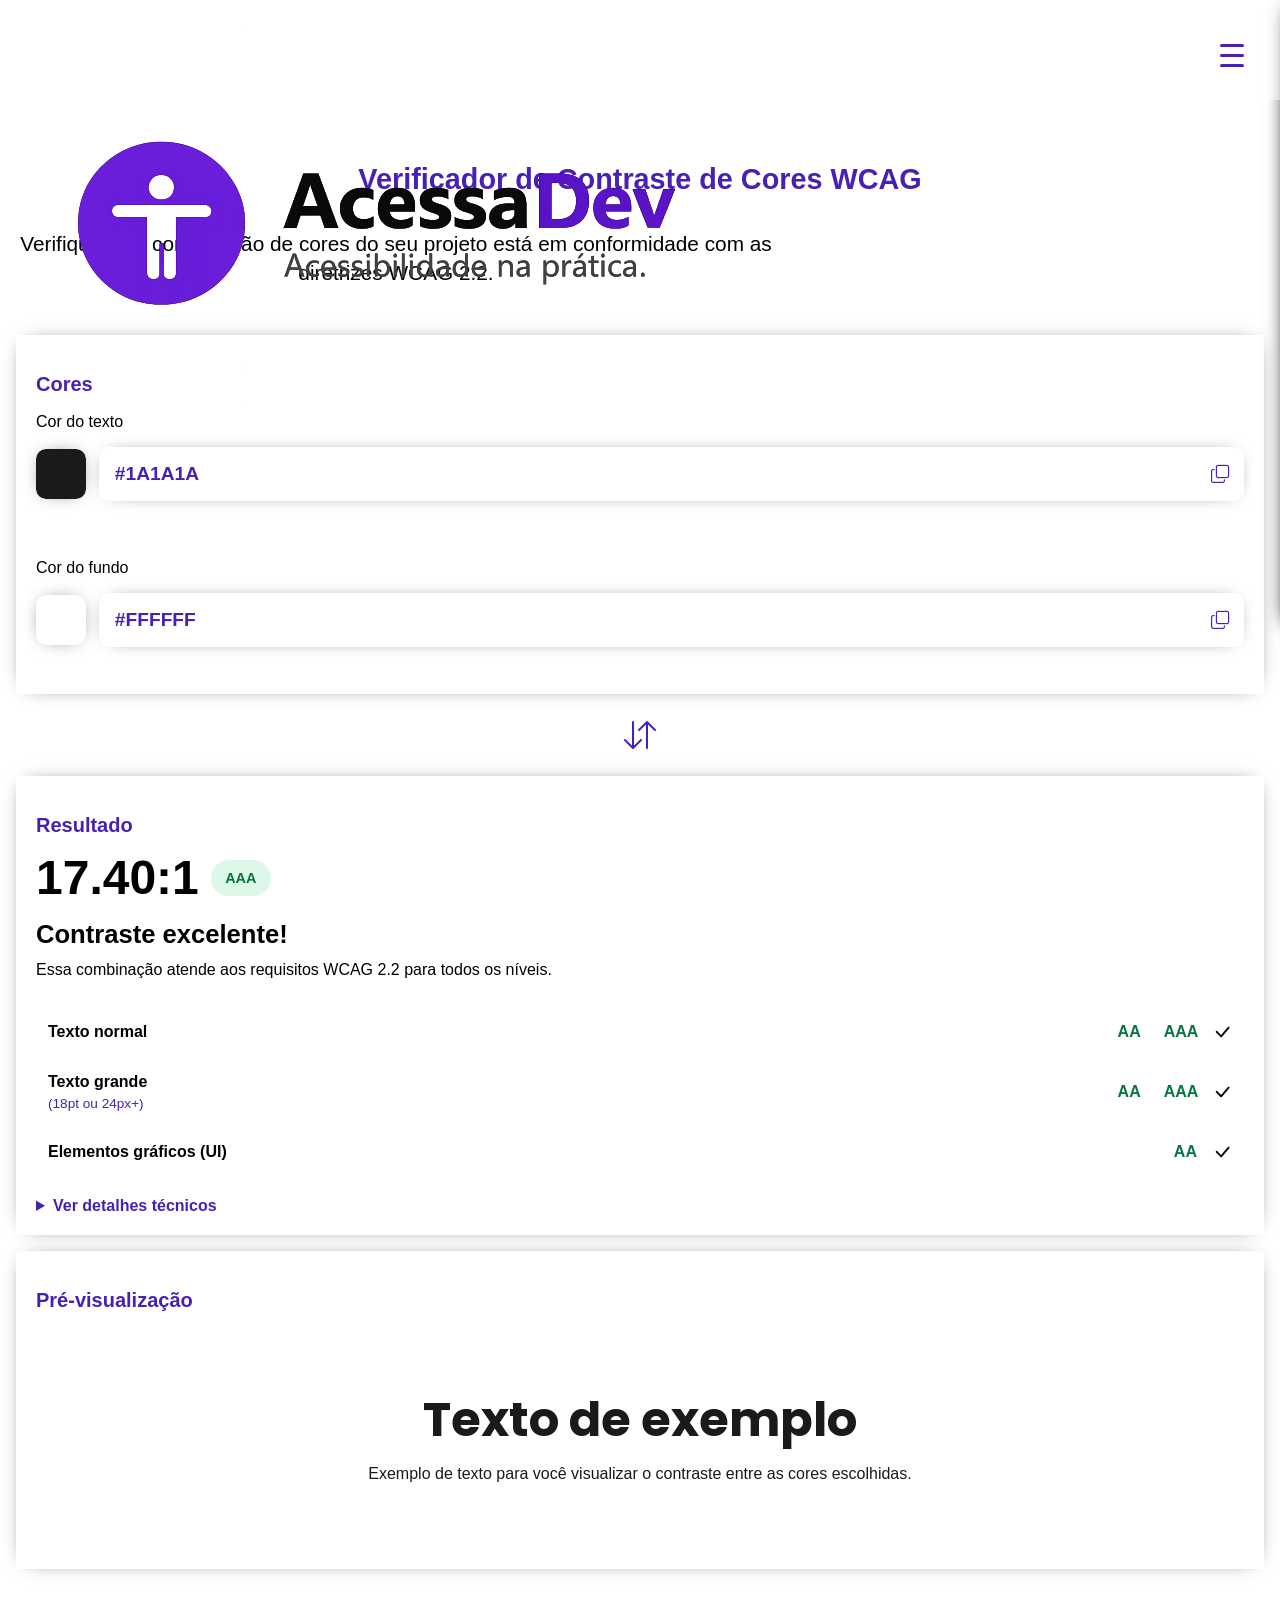
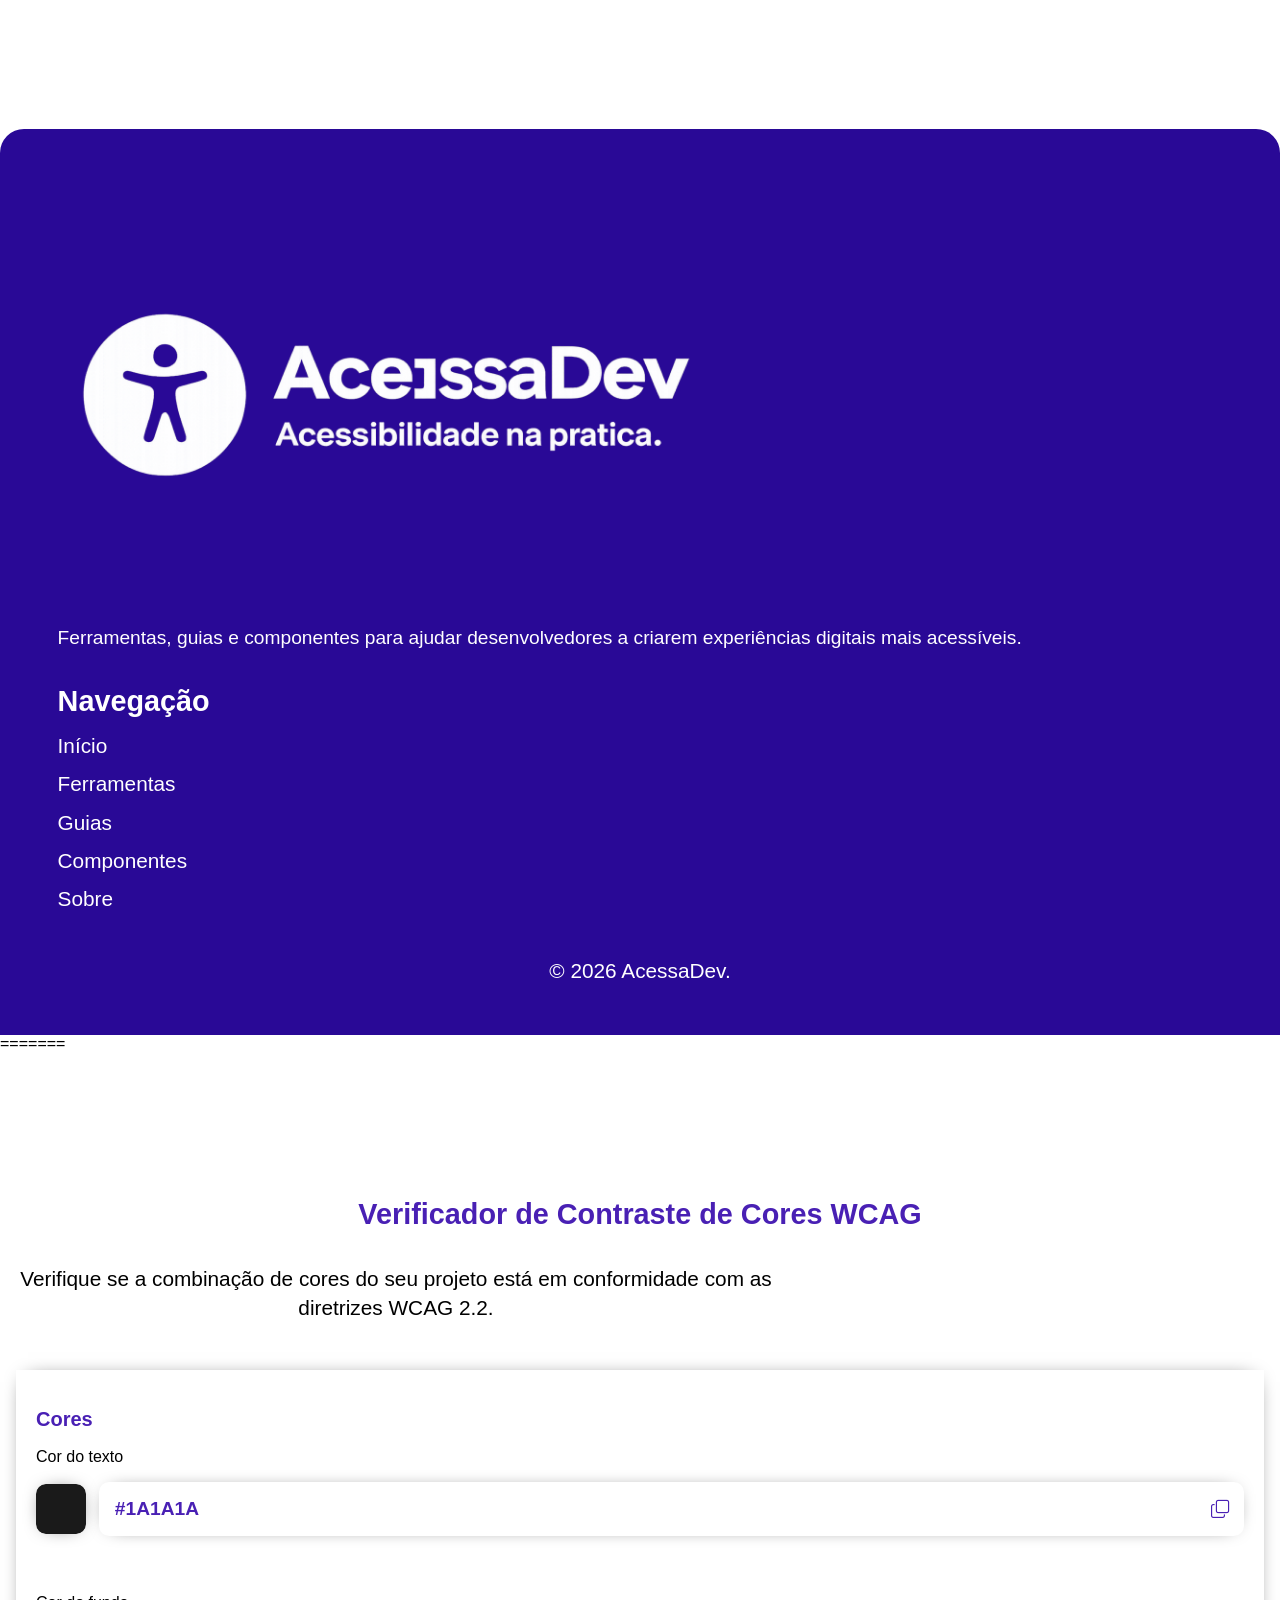
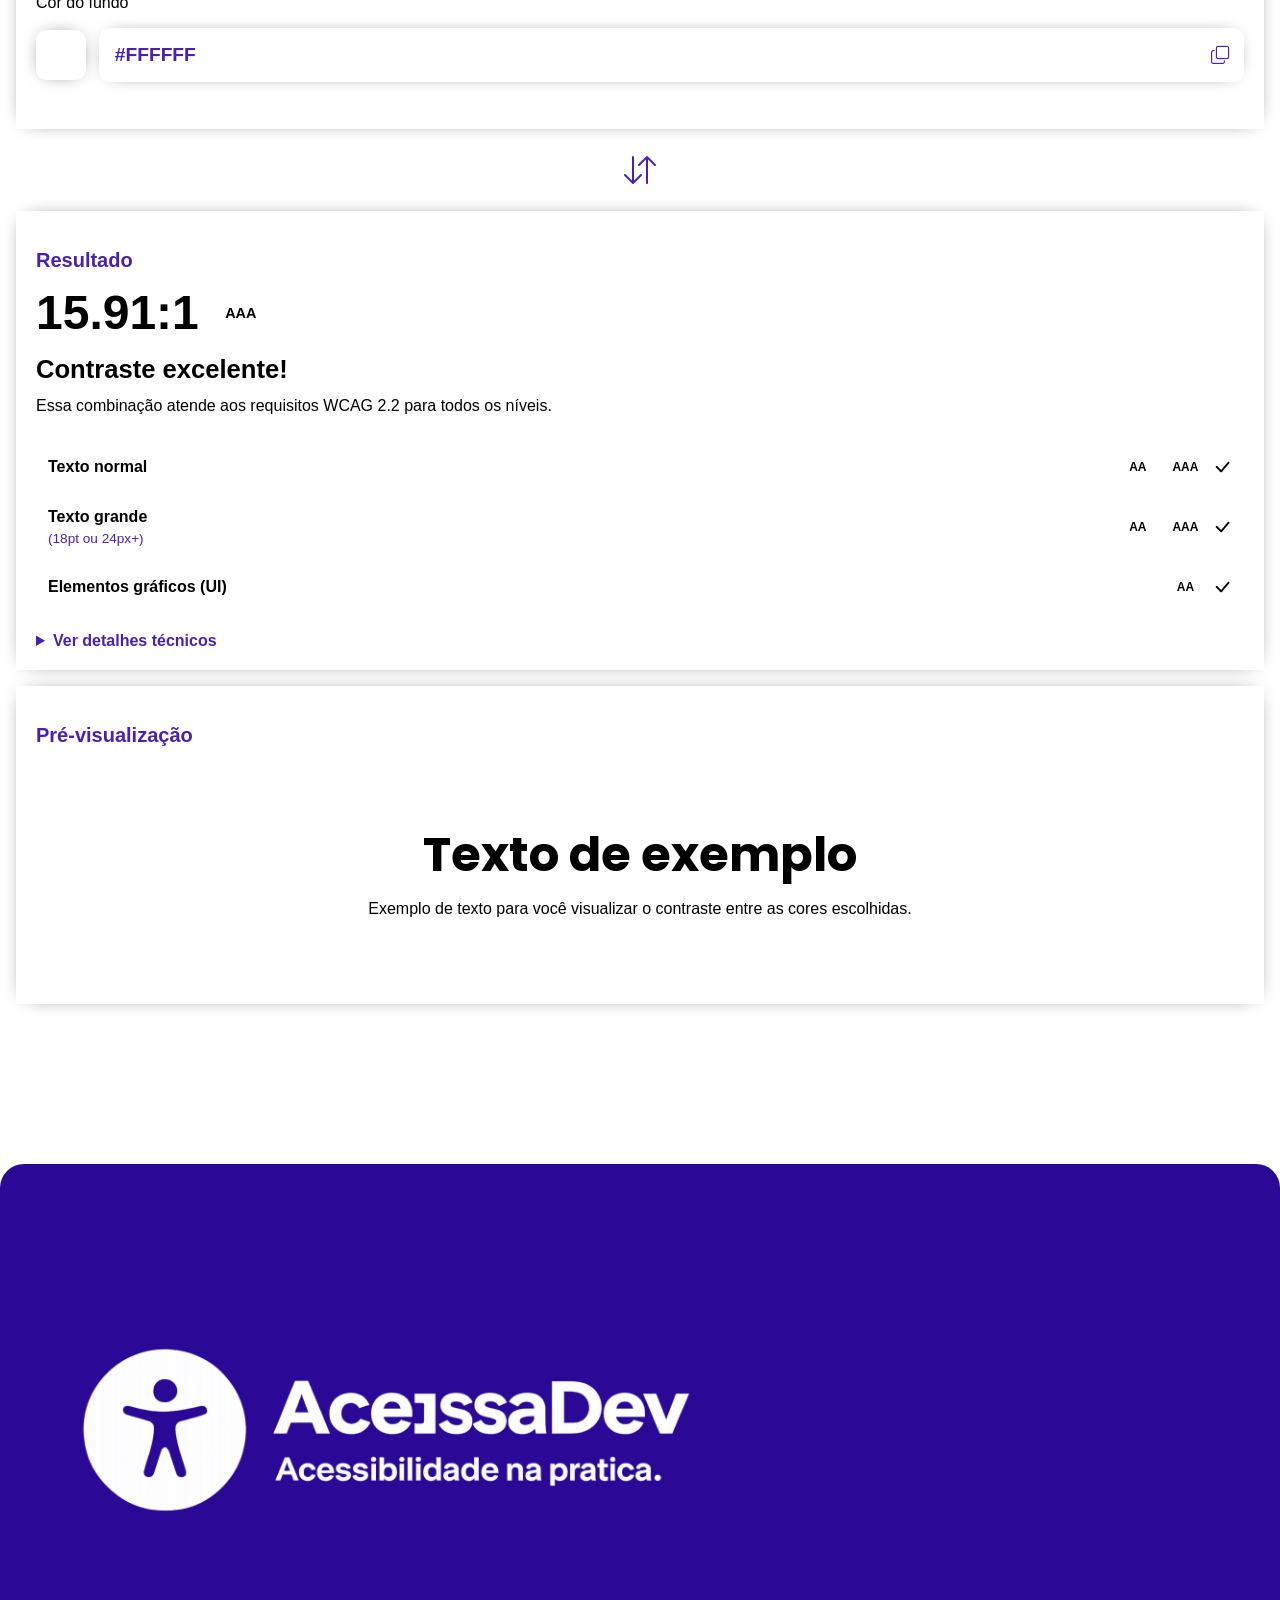
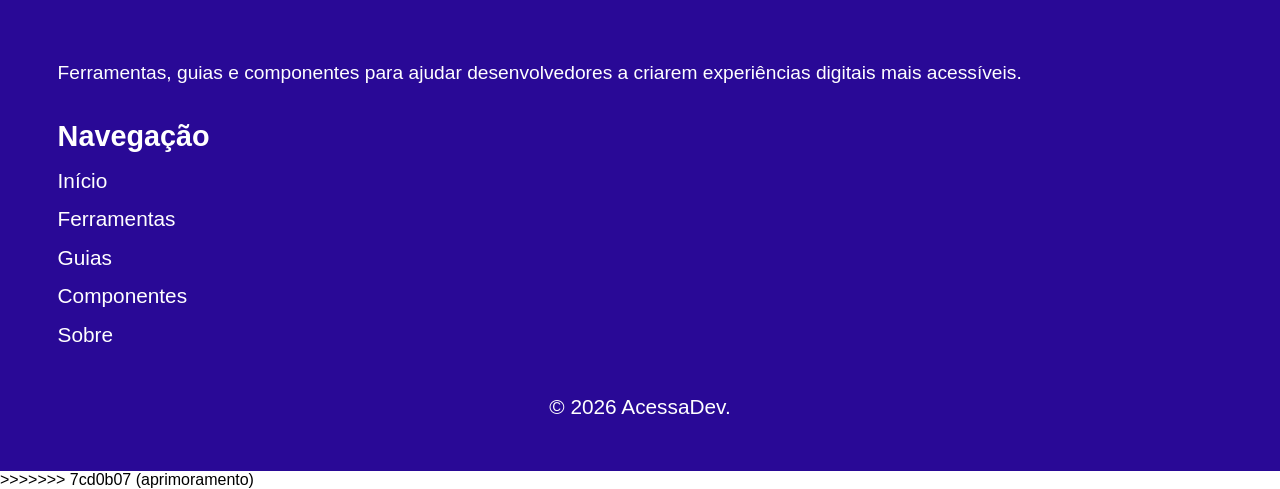
<file: Contraste-ferramenta.html>
<<<<<<< HEAD
<!DOCTYPE html>
<html lang="en">
<head>
    <meta charset="UTF-8">
    <meta name="viewport" content="width=device-width, initial-scale=1.0">
      <!-- Fontes -->
    <link rel="preconnect" href="https://fonts.googleapis.com">
    <link rel="preconnect" href="https://fonts.gstatic.com" crossorigin>
    <link href="https://fonts.googleapis.com/css2?family=Nunito:ital,wght@0,200..1000;1,200..1000&family=Poppins:ital,wght@0,100;0,200;0,300;0,400;0,500;0,600;0,700;0,800;0,900;1,100;1,200;1,300;1,400;1,500;1,600;1,700;1,800;1,900&display=swap" rel="stylesheet">
    
    <!-- Icones -->
    <link rel="stylesheet" href="https://cdn.jsdelivr.net/npm/bootstrap-icons@1.11.3/font/bootstrap-icons.min.css">
    <link rel="stylesheet" href="https://cdnjs.cloudflare.com/ajax/libs/font-awesome/6.5.0/css/all.min.css">
    
    <!-- CSS -->
    <link rel="stylesheet" href="Contraste-ferramenta.css">
    <title>Contraste-ferramenta</title>
</head>
<body>
    <header>
    <a href="./ferramentas.html" class="logo">
        <img src="/IMG/logo.png" alt="Logo do Acessa Dev">
    </a>
    <nav class="navbar" aria-label="Navegação principal">
        <button class="menu-toggle" 
                id="menu-toggle" 
                aria-expanded="false" 
                aria-controls="nav-list" 
                aria-label="Abrir menu hamburger">

            <span class="bar" aria-hidden="true"></span>
            <span class="bar" aria-hidden="true"></span>
            <span class="bar" aria-hidden="true"></span>
        </button>

        <ul class="nav-list" id="nav-list">
            <li><a href="./index.html">Início</a></li>
            <li><a href="./Guias.html">Guias</a></li>
            <li><a href="#">Ferramentas</a></li>
            <li><a href="#">Sobre</a></li>
        </ul>
    </nav>
</header>

<main>
    <section class="contrast-cool" aria-labelledby="contraste-titulo">
        <div class="container">
        <!-- ================================
             CABEÇALHO
        ================================= -->

        <h1 id="contraste-titulo">
            Verificador de Contraste
            de Cores WCAG
        </h1>
        <p>
            Verifique se a combinação de cores
            do seu projeto está em conformidade
            com as diretrizes WCAG 2.2.
        </p>


        <!-- ================================
             CONFIGURAÇÃO DAS CORES
        ================================= -->
        <section class="contrast-colors" aria-labelledby="colors-title">
            <h2 id="colors-title">
                Cores
            </h2>
            <div class="color-fields">
                <!-- COR DO TEXTO -->
                <div class="color-field">
                    <label for="text-color">
                        Cor do texto
                    </label>

                    <div class="color-control">
                        <input
                            type="color"
                            id="text-color"
                            value="#1A1A1A"
                            aria-label="Selecionar cor do texto">

                        <div class="hex-wrapper">
                            <label for="text-hex" class="sr-only">
                                Código hexadecimal
                                da cor do texto
                            </label>

                            <input
                                type="text"
                                id="text-hex"
                                value="#1A1A1A"
                                maxlength="7"
                                inputmode="text"
                                autocomplete="off"
                                spellcheck="false"
                                aria-describedby="text-error">

                            <button
                                type="button"
                                class="copy-button"
                                data-copy="text-hex"
                                aria-label="Copiar código da cor do texto">
                                <i class="bi bi-copy" aria-hidden="true"></i>
                            </button>
                        </div>
                    </div>
                    <span id="text-error" class="field-error" role="alert"></span>
                </div>

                <!-- COR DO FUNDO -->
                <div class="color-field">
                    <label for="background-color">
                        Cor do fundo
                    </label>

                    <div class="color-control">
                        <input
                            type="color"
                            id="background-color"
                            value="#FFFFFF"
                            aria-label="Selecionar cor do fundo">
                        <div class="hex-wrapper">

                            <label for="background-hex" class="sr-only">
                                Código hexadecimal
                                da cor do fundo
                            </label>

                            <input
                                type="text"
                                id="background-hex"
                                value="#FFFFFF"
                                maxlength="7"
                                inputmode="text"
                                autocomplete="off"
                                spellcheck="false"
                                aria-describedby="background-error">

                            <button
                                type="button"
                                class="copy-button"
                                data-copy="background-hex"
                                aria-label="Copiar código da cor do fundo">

                                <i class="bi bi-copy" aria-hidden="true"></i>
                            </button>
                        </div>
                    </div>
                    <span id="background-error" class="field-error" role="alert"></span>
                </div>
            </div>
        </section>


        <!-- ================================
             TROCAR CORES
        ================================= -->

        <button
            type="button"
            id="swap-colors"
            class="swap-button"
            aria-label="Trocar as cores do texto e do fundo">

            <i class="bi bi-arrow-down-up" aria-hidden="true"></i>

            <span class="sr-only">
                Trocar cores
            </span>
        </button>
        <!-- ================================
             RESULTADO
        ================================= -->

        <section class="contrast-result" aria-labelledby="result-title">
            <h2 id="result-title">
                Resultado
            </h2>

            <div class="contrast-score" aria-live="polite" aria-atomic="true">
                <strong id="contrast-ratio">
                    15.91:1
                </strong>

                <span id="contrast-level" class="level-badge">
                    AAA
                </span>
            </div>

            <h3 id="result-message">
                Contraste excelente!
            </h3>

            <p id="result-description">
                Essa combinação atende aos requisitos
                WCAG 2.2 para todos os níveis.
            </p>


            <!-- RESULTADOS WCAG -->
            <div class="wcag-results">

                <!-- TEXTO NORMAL -->
                <div class="wcag-row">
                    <span>
                        Texto normal
                    </span>

                    <div class="wcag-status">
                        <span id="normal-aa" class="status">
                            AA
                        </span>

                        <span id="normal-aaa" class="status">
                            AAA
                        </span>

                        <i id="normal-check" class="bi bi-check-lg" aria-hidden="true"></i>
                    </div>
                </div>

                <!-- TEXTO GRANDE -->
                <div class="wcag-row">
                    <span>
                        Texto grande
                        <small>
                            (18pt ou 24px+)
                        </small>
                    </span>

                    <div class="wcag-status">
                        <span id="large-aa" class="status">
                            AA
                        </span>

                        <span id="large-aaa" class="status">
                            AAA
                        </span>
                        <i id="large-check" class="bi bi-check-lg" aria-hidden="true"></i>
                    </div>
                </div>

                <!-- ELEMENTOS GRÁFICOS -->
                <div class="wcag-row">
                    <span>
                        Elementos gráficos (UI)
                    </span>

                    <div class="wcag-status">
                        <span id="ui-aa" class="status">
                            AA
                        </span>
                        <i id="ui-check" class="bi bi-check-lg"aria-hidden="true"></i>
                    </div>
                </div>
            </div>

            <!-- DETALHES TÉCNICOS -->
            <details class="technical-details">
                <summary>
                    Ver detalhes técnicos
                </summary>

                <div class="technical-content">
                    <p>
                        A razão de contraste é calculada
                        de acordo com o algoritmo definido
                        pela WCAG.
                    </p>

                    <p><strong>Texto normal:</strong>
                        mínimo de 4.5:1 para AA
                        e 7:1 para AAA.
                    </p>
                    <p><strong>Texto grande:</strong>
                        mínimo de 3:1 para AA
                        e 4.5:1 para AAA.
                    </p>
                    <p><strong>Elementos gráficos:</strong>
                        mínimo de 3:1.
                    </p>
                </div>
            </details>
        </section>

    <!-- ================================
        PRÉ-VISUALIZAÇÃO
    ================================= -->

        <section class="contrast-preview" aria-labelledby="preview-title">
            <h2 id="preview-title">
                Pré-visualização
            </h2>

            <div id="preview" class="preview-box">
                <h3>Texto de exemplo</h3>
                <p>Exemplo de texto para você visualizar
                    o contraste entre as cores escolhidas.
                </p>
            </div>
        </section>
    </div>
</section>
</main>

<footer class="footer">
    <div class="footer-logo">
        <img src="/IMG/logo-branco.png" alt="">
    </div>

    <div class="footer-descricao">
        <p> Ferramentas, guias e componentes para ajudar
            desenvolvedores a criarem experiências digitais
            mais acessíveis.
        </p>
    </div>

    <nav class="footer-nav" aria-label="Links do rodapé">
        <h3>Navegação</h3>
        <ul>
            <li><a href="#">Início</a></li>
            <li><a href="#">Ferramentas</a></li>
            <li><a href="#">Guias</a></li>
            <li><a href="#">Componentes</a></li>
            <li><a href="#">Sobre</a></li>
        </ul>
    </nav>

    <div class="footer-copy">
        <p>© 2026 AcessaDev.</p>
    </div>

</footer>
    <script src="/script.js"></script>
</body>
=======
<!DOCTYPE html>
<html lang="en">
<head>
    <meta charset="UTF-8">
    <meta name="viewport" content="width=device-width, initial-scale=1.0">
      <!-- Fontes -->
    <link rel="preconnect" href="https://fonts.googleapis.com">
    <link rel="preconnect" href="https://fonts.gstatic.com" crossorigin>
    <link href="https://fonts.googleapis.com/css2?family=Nunito:ital,wght@0,200..1000;1,200..1000&family=Poppins:ital,wght@0,100;0,200;0,300;0,400;0,500;0,600;0,700;0,800;0,900;1,100;1,200;1,300;1,400;1,500;1,600;1,700;1,800;1,900&display=swap" rel="stylesheet">
    
    <!-- Icones -->
    <link rel="stylesheet" href="https://cdn.jsdelivr.net/npm/bootstrap-icons@1.11.3/font/bootstrap-icons.min.css">
    <link rel="stylesheet" href="https://cdnjs.cloudflare.com/ajax/libs/font-awesome/6.5.0/css/all.min.css">
    
    <!-- CSS -->
    <link rel="stylesheet" href="Contraste-ferramenta.css">
    <title>Contraste-ferramenta</title>
</head>
<body>
    <header>
    <a href="./ferramentas.html" class="logo">
        <img src="/IMG/logo.png" alt="Logo do Acessa Dev">
    </a>
    <nav class="navbar" aria-label="Navegação principal">
        <button class="menu-toggle" 
                id="menu-toggle" 
                aria-expanded="false" 
                aria-controls="nav-list" 
                aria-label="Abrir menu hamburger">

            <span class="bar" aria-hidden="true"></span>
            <span class="bar" aria-hidden="true"></span>
            <span class="bar" aria-hidden="true"></span>
        </button>

        <ul class="nav-list" id="nav-list">
            <li><a href="./index.html">Início</a></li>
            <li><a href="./Guias.html">Guias</a></li>
            <li><a href="#">Ferramentas</a></li>
            <li><a href="#">Sobre</a></li>
        </ul>
    </nav>
</header>

<main>
    <section class="contrast-cool" aria-labelledby="contraste-titulo">
        <div class="container">
        <!-- ================================
             CABEÇALHO
        ================================= -->

        <h1 id="contraste-titulo">
            Verificador de Contraste
            de Cores WCAG
        </h1>
        <p>
            Verifique se a combinação de cores
            do seu projeto está em conformidade
            com as diretrizes WCAG 2.2.
        </p>


        <!-- ================================
             CONFIGURAÇÃO DAS CORES
        ================================= -->
        <section class="contrast-colors" aria-labelledby="colors-title">
            <h2 id="colors-title">
                Cores
            </h2>
            <div class="color-fields">
                <!-- COR DO TEXTO -->
                <div class="color-field">
                    <label for="text-color">
                        Cor do texto
                    </label>

                    <div class="color-control">
                        <input
                            type="color"
                            id="text-color"
                            value="#1A1A1A"
                            aria-label="Selecionar cor do texto">

                        <div class="hex-wrapper">
                            <label for="text-hex" class="sr-only">
                                Código hexadecimal
                                da cor do texto
                            </label>

                            <input
                                type="text"
                                id="text-hex"
                                value="#1A1A1A"
                                maxlength="7"
                                inputmode="text"
                                autocomplete="off"
                                spellcheck="false"
                                aria-describedby="text-error">

                            <button
                                type="button"
                                class="copy-button"
                                data-copy="text-hex"
                                aria-label="Copiar código da cor do texto">
                                <i class="bi bi-copy" aria-hidden="true"></i>
                            </button>
                        </div>
                    </div>
                    <span id="text-error" class="field-error" role="alert"></span>
                </div>

                <!-- COR DO FUNDO -->
                <div class="color-field">
                    <label for="background-color">
                        Cor do fundo
                    </label>

                    <div class="color-control">
                        <input
                            type="color"
                            id="background-color"
                            value="#FFFFFF"
                            aria-label="Selecionar cor do fundo">
                        <div class="hex-wrapper">

                            <label for="background-hex" class="sr-only">
                                Código hexadecimal
                                da cor do fundo
                            </label>

                            <input
                                type="text"
                                id="background-hex"
                                value="#FFFFFF"
                                maxlength="7"
                                inputmode="text"
                                autocomplete="off"
                                spellcheck="false"
                                aria-describedby="background-error">

                            <button
                                type="button"
                                class="copy-button"
                                data-copy="background-hex"
                                aria-label="Copiar código da cor do fundo">

                                <i class="bi bi-copy" aria-hidden="true"></i>
                            </button>
                        </div>
                    </div>
                    <span id="background-error" class="field-error" role="alert"></span>
                </div>
            </div>
        </section>


        <!-- ================================
             TROCAR CORES
        ================================= -->

        <button
            type="button"
            id="swap-colors"
            class="swap-button"
            aria-label="Trocar as cores do texto e do fundo">

            <i class="bi bi-arrow-down-up" aria-hidden="true"></i>

            <span class="sr-only">
                Trocar cores
            </span>
        </button>
        <!-- ================================
             RESULTADO
        ================================= -->

        <section class="contrast-result" aria-labelledby="result-title">
            <h2 id="result-title">
                Resultado
            </h2>

            <div class="contrast-score" aria-live="polite" aria-atomic="true">
                <strong id="contrast-ratio">
                    15.91:1
                </strong>

                <span id="contrast-level" class="level-badge">
                    AAA
                </span>
            </div>

            <h3 id="result-message">
                Contraste excelente!
            </h3>

            <p id="result-description">
                Essa combinação atende aos requisitos
                WCAG 2.2 para todos os níveis.
            </p>


            <!-- RESULTADOS WCAG -->
            <div class="wcag-results">

                <!-- TEXTO NORMAL -->
                <div class="wcag-row">
                    <span>
                        Texto normal
                    </span>

                    <div class="wcag-status">
                        <span id="normal-aa" class="status">
                            AA
                        </span>

                        <span id="normal-aaa" class="status">
                            AAA
                        </span>

                        <i id="normal-check" class="bi bi-check-lg" aria-hidden="true"></i>
                    </div>
                </div>

                <!-- TEXTO GRANDE -->
                <div class="wcag-row">
                    <span>
                        Texto grande
                        <small>
                            (18pt ou 24px+)
                        </small>
                    </span>

                    <div class="wcag-status">
                        <span id="large-aa" class="status">
                            AA
                        </span>

                        <span id="large-aaa" class="status">
                            AAA
                        </span>
                        <i id="large-check" class="bi bi-check-lg" aria-hidden="true"></i>
                    </div>
                </div>

                <!-- ELEMENTOS GRÁFICOS -->
                <div class="wcag-row">
                    <span>
                        Elementos gráficos (UI)
                    </span>

                    <div class="wcag-status">
                        <span id="ui-aa" class="status">
                            AA
                        </span>
                        <i id="ui-check" class="bi bi-check-lg"aria-hidden="true"></i>
                    </div>
                </div>
            </div>

            <!-- DETALHES TÉCNICOS -->
            <details class="technical-details">
                <summary>
                    Ver detalhes técnicos
                </summary>

                <div class="technical-content">
                    <p>
                        A razão de contraste é calculada
                        de acordo com o algoritmo definido
                        pela WCAG.
                    </p>

                    <p><strong>Texto normal:</strong>
                        mínimo de 4.5:1 para AA
                        e 7:1 para AAA.
                    </p>
                    <p><strong>Texto grande:</strong>
                        mínimo de 3:1 para AA
                        e 4.5:1 para AAA.
                    </p>
                    <p><strong>Elementos gráficos:</strong>
                        mínimo de 3:1.
                    </p>
                </div>
            </details>
        </section>

    <!-- ================================
        PRÉ-VISUALIZAÇÃO
    ================================= -->

        <section class="contrast-preview" aria-labelledby="preview-title">
            <h2 id="preview-title">
                Pré-visualização
            </h2>

            <div id="preview" class="preview-box">
                <h3>Texto de exemplo</h3>
                <p>Exemplo de texto para você visualizar
                    o contraste entre as cores escolhidas.
                </p>
            </div>
        </section>
    </div>
</section>
</main>

<footer class="footer">
    <div class="footer-logo">
        <img src="/IMG/logo-branco.png" alt="">
    </div>

    <div class="footer-descricao">
        <p> Ferramentas, guias e componentes para ajudar
            desenvolvedores a criarem experiências digitais
            mais acessíveis.
        </p>
    </div>

    <nav class="footer-nav" aria-label="Links do rodapé">
        <h3>Navegação</h3>
        <ul>
            <li><a href="#">Início</a></li>
            <li><a href="#">Ferramentas</a></li>
            <li><a href="#">Guias</a></li>
            <li><a href="#">Componentes</a></li>
            <li><a href="#">Sobre</a></li>
        </ul>
    </nav>

    <div class="footer-copy">
        <p>© 2026 AcessaDev.</p>
    </div>

</footer>
    <script src="script.js"></script>
</body>
>>>>>>> 7cd0b07 (aprimoramento)
</html>
</file>
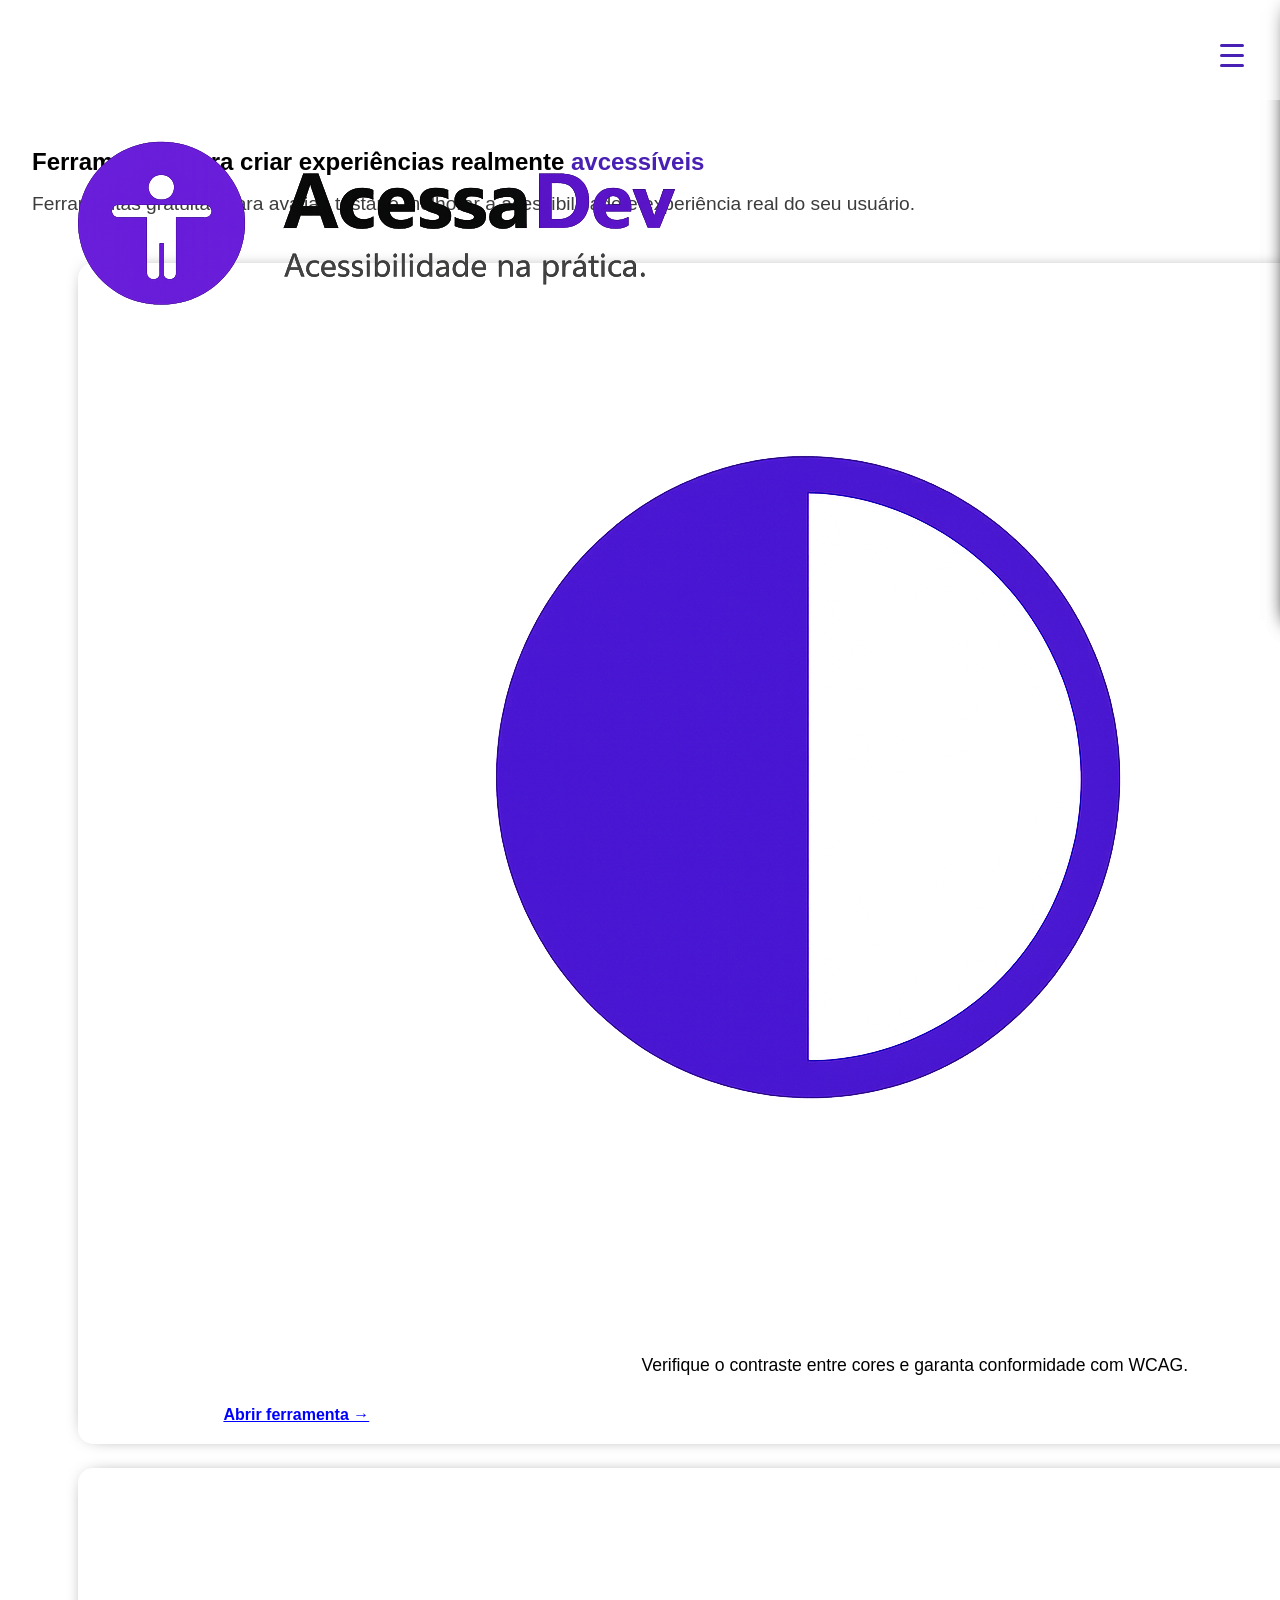
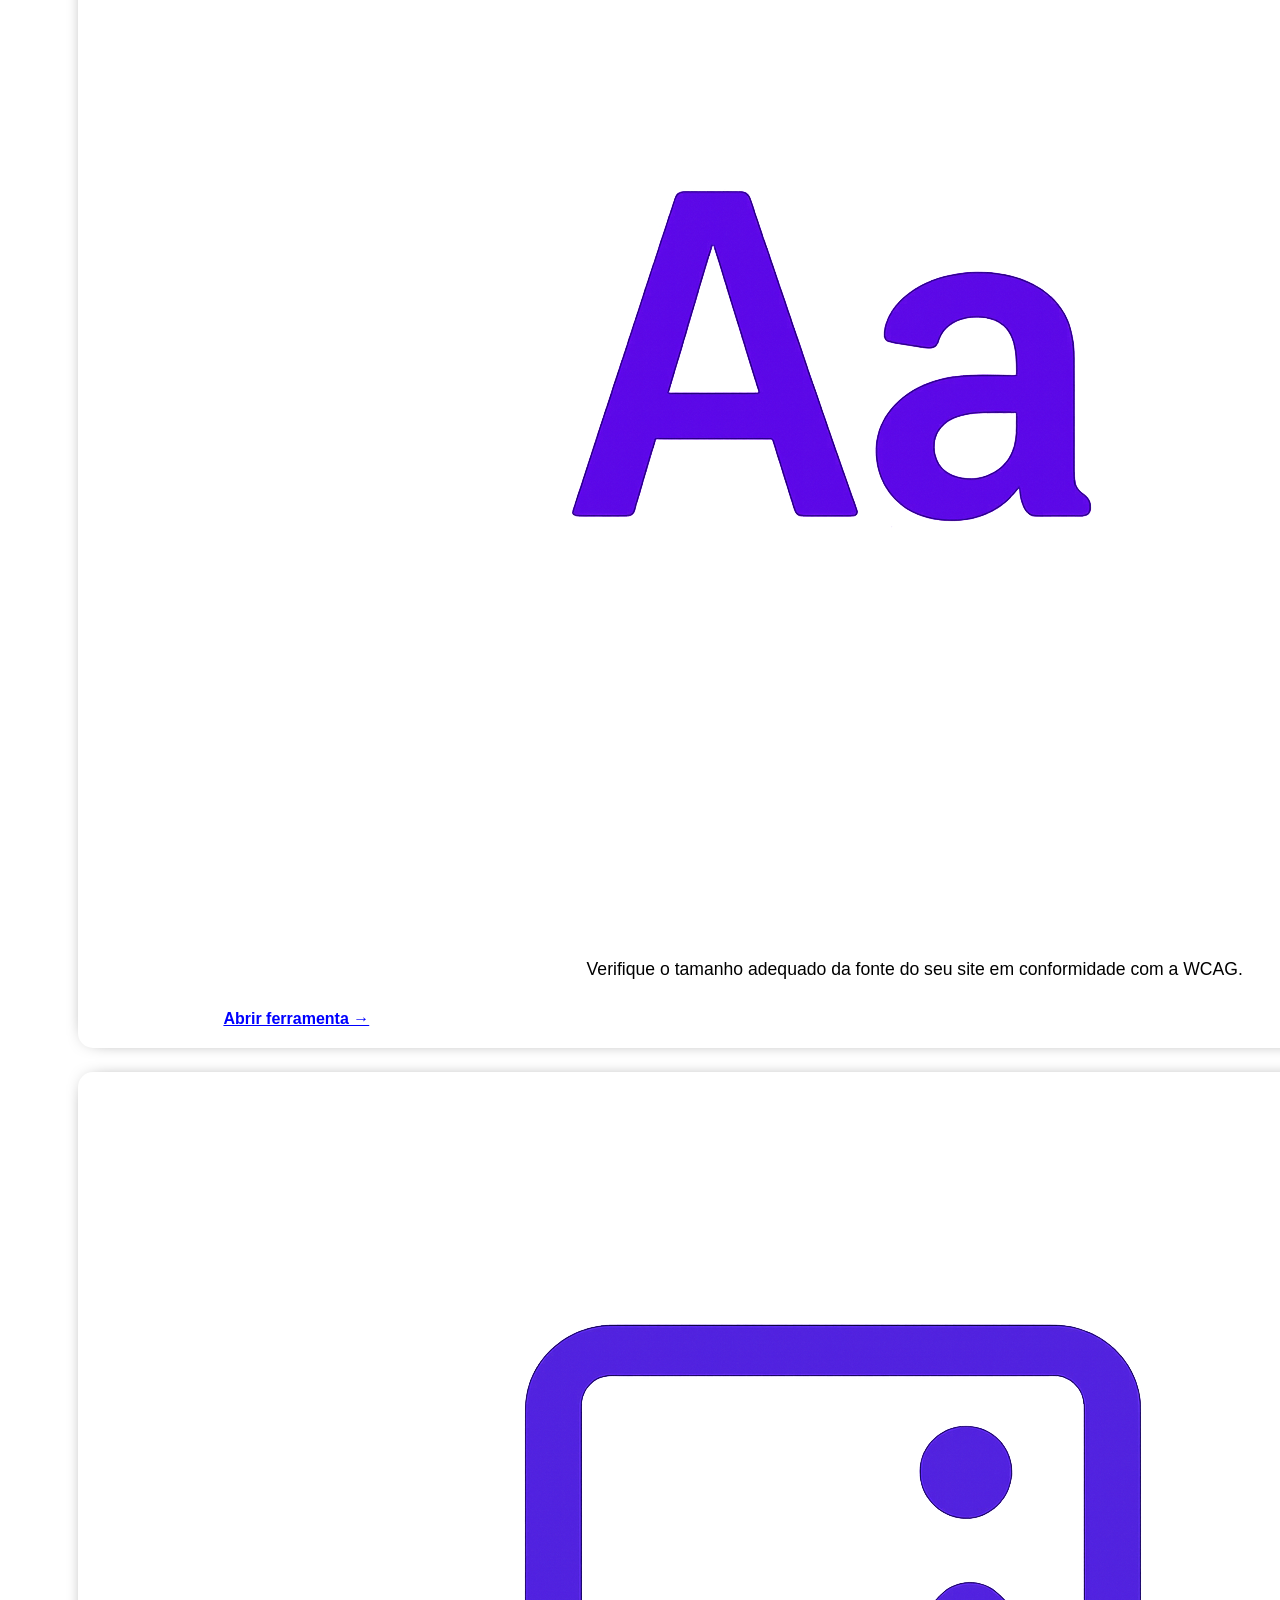
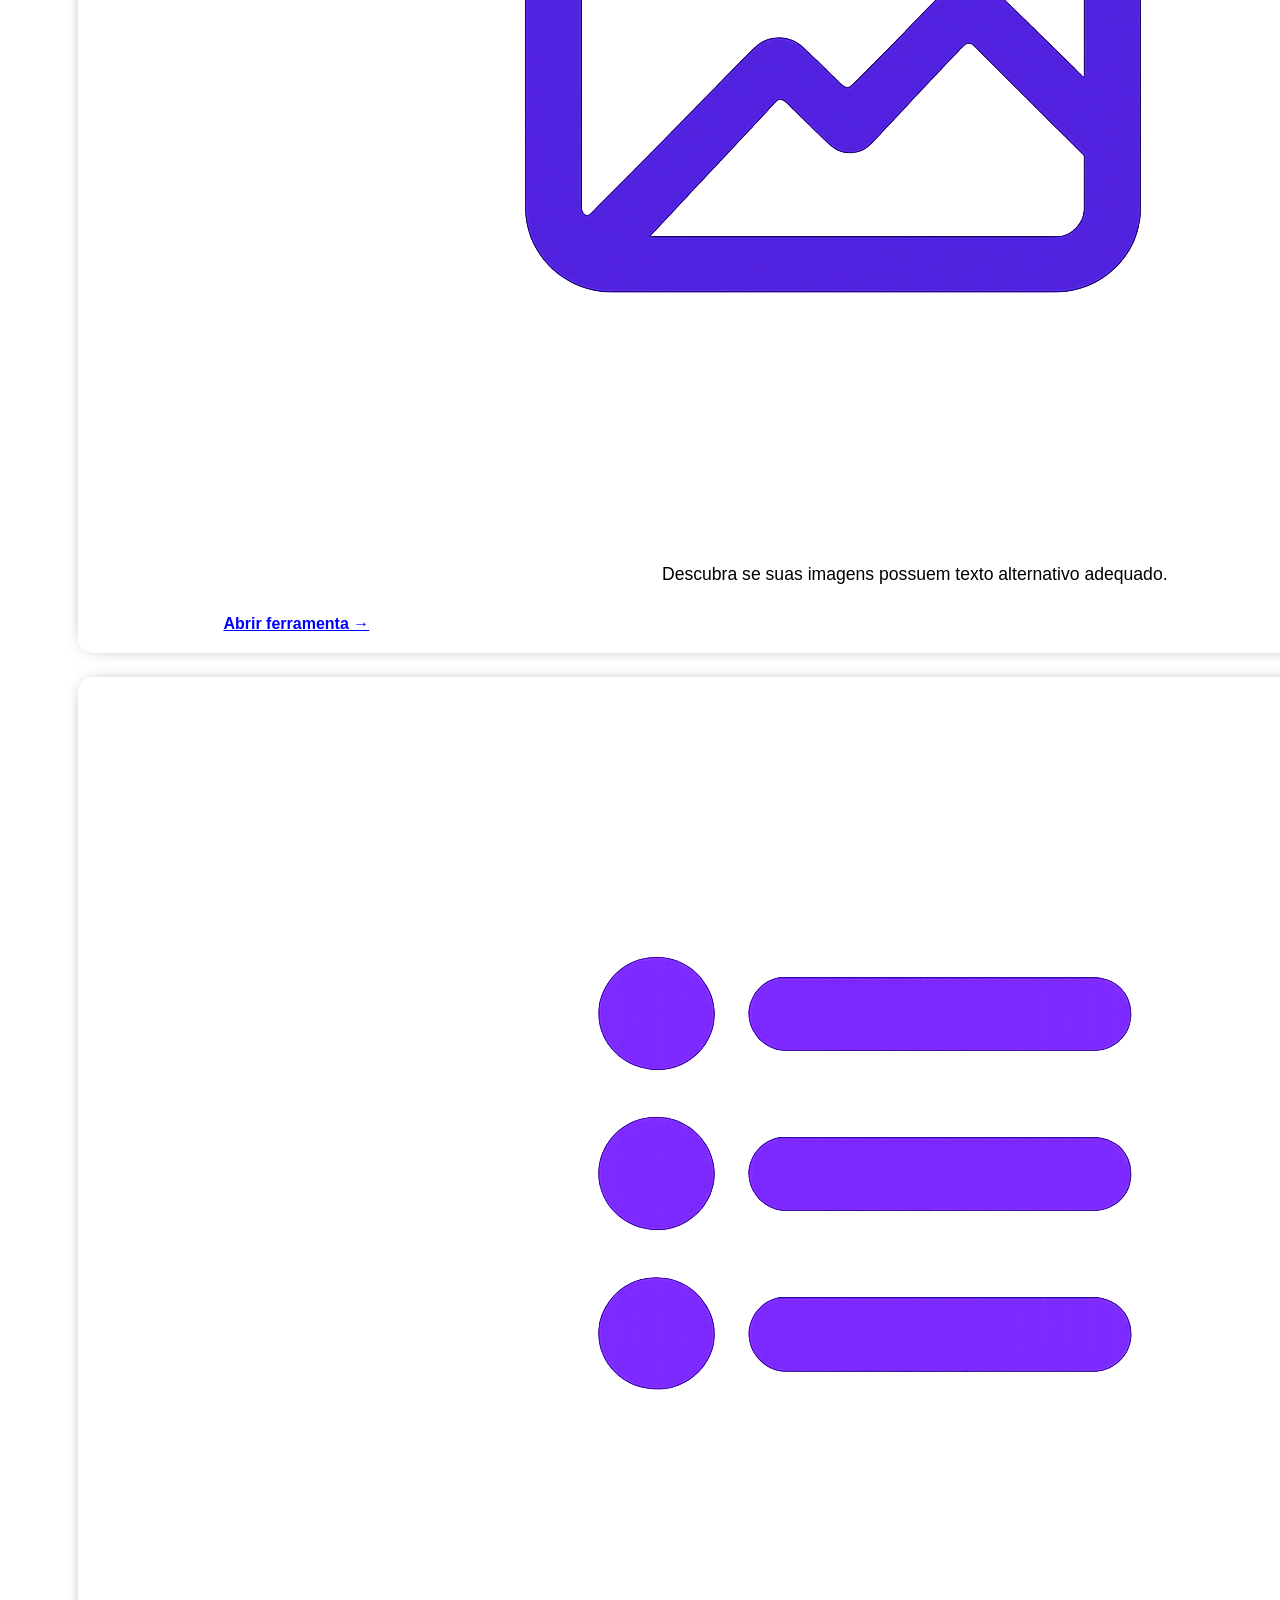
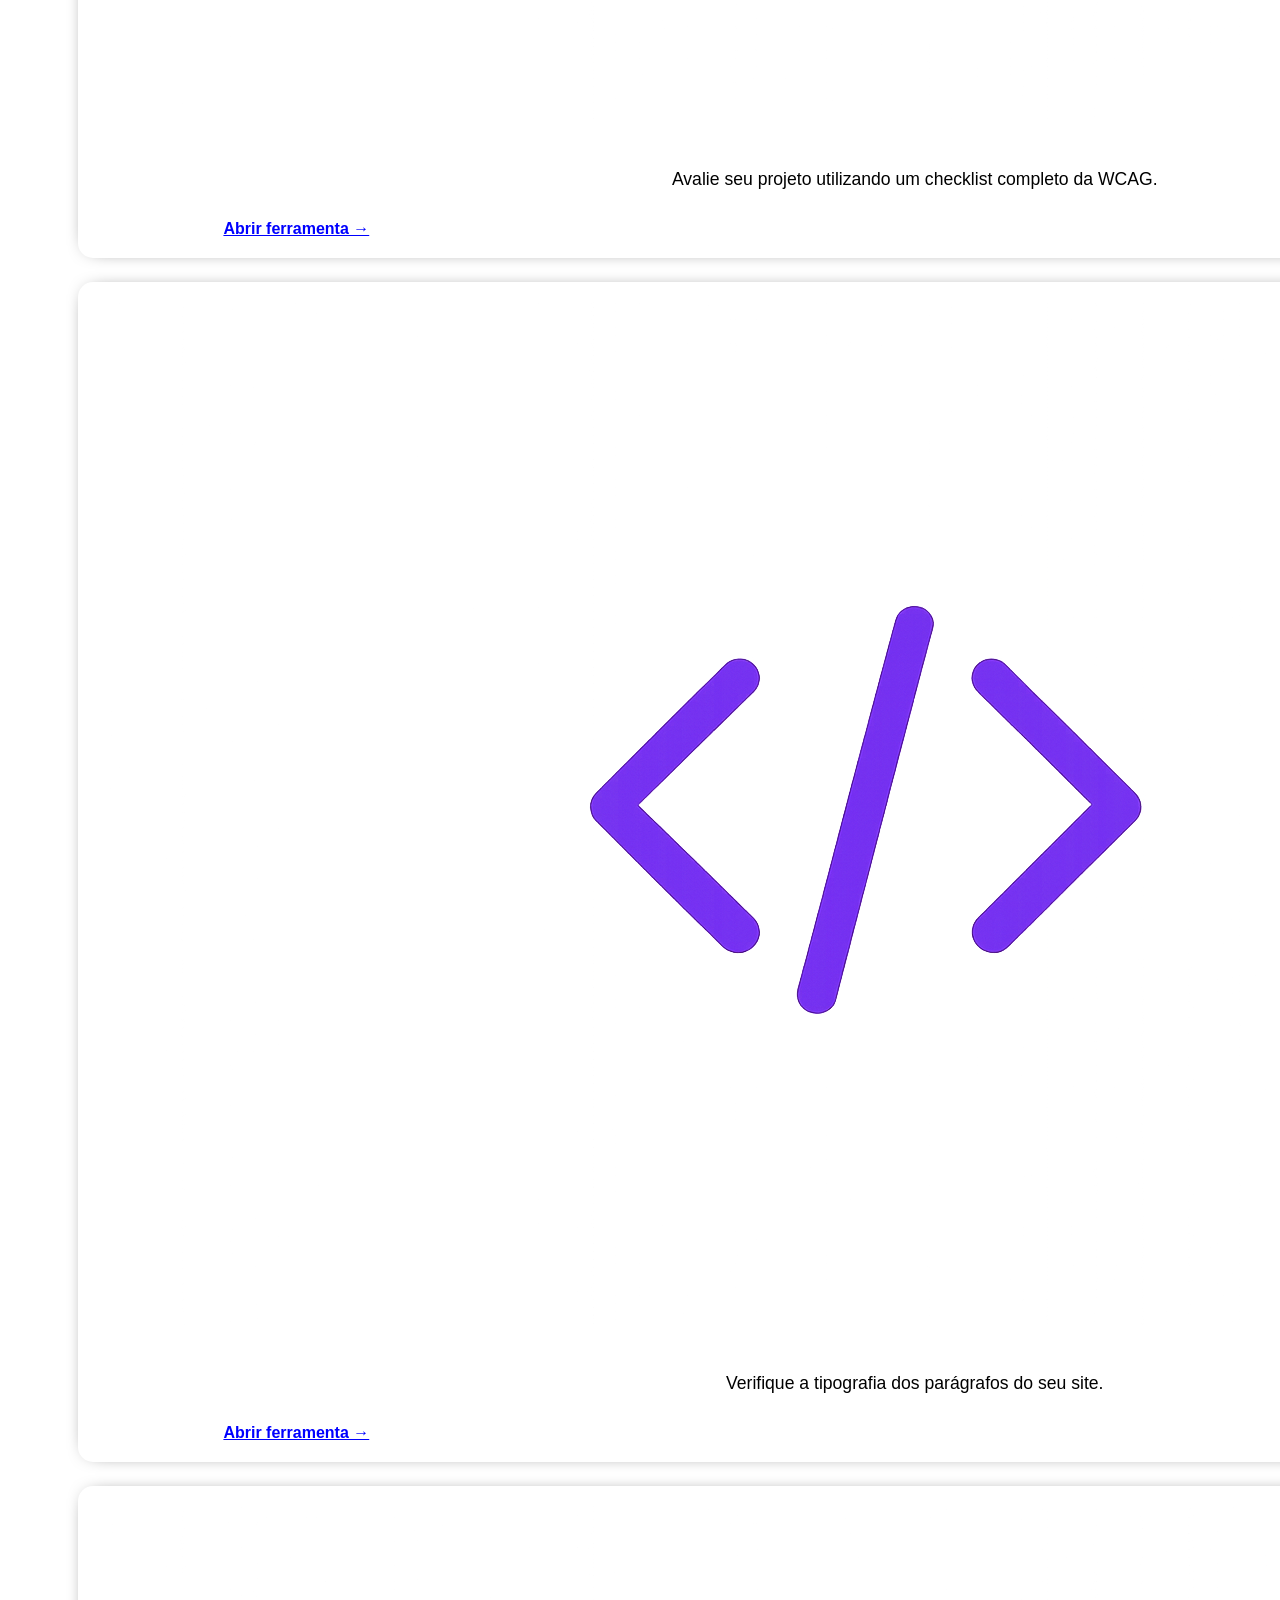
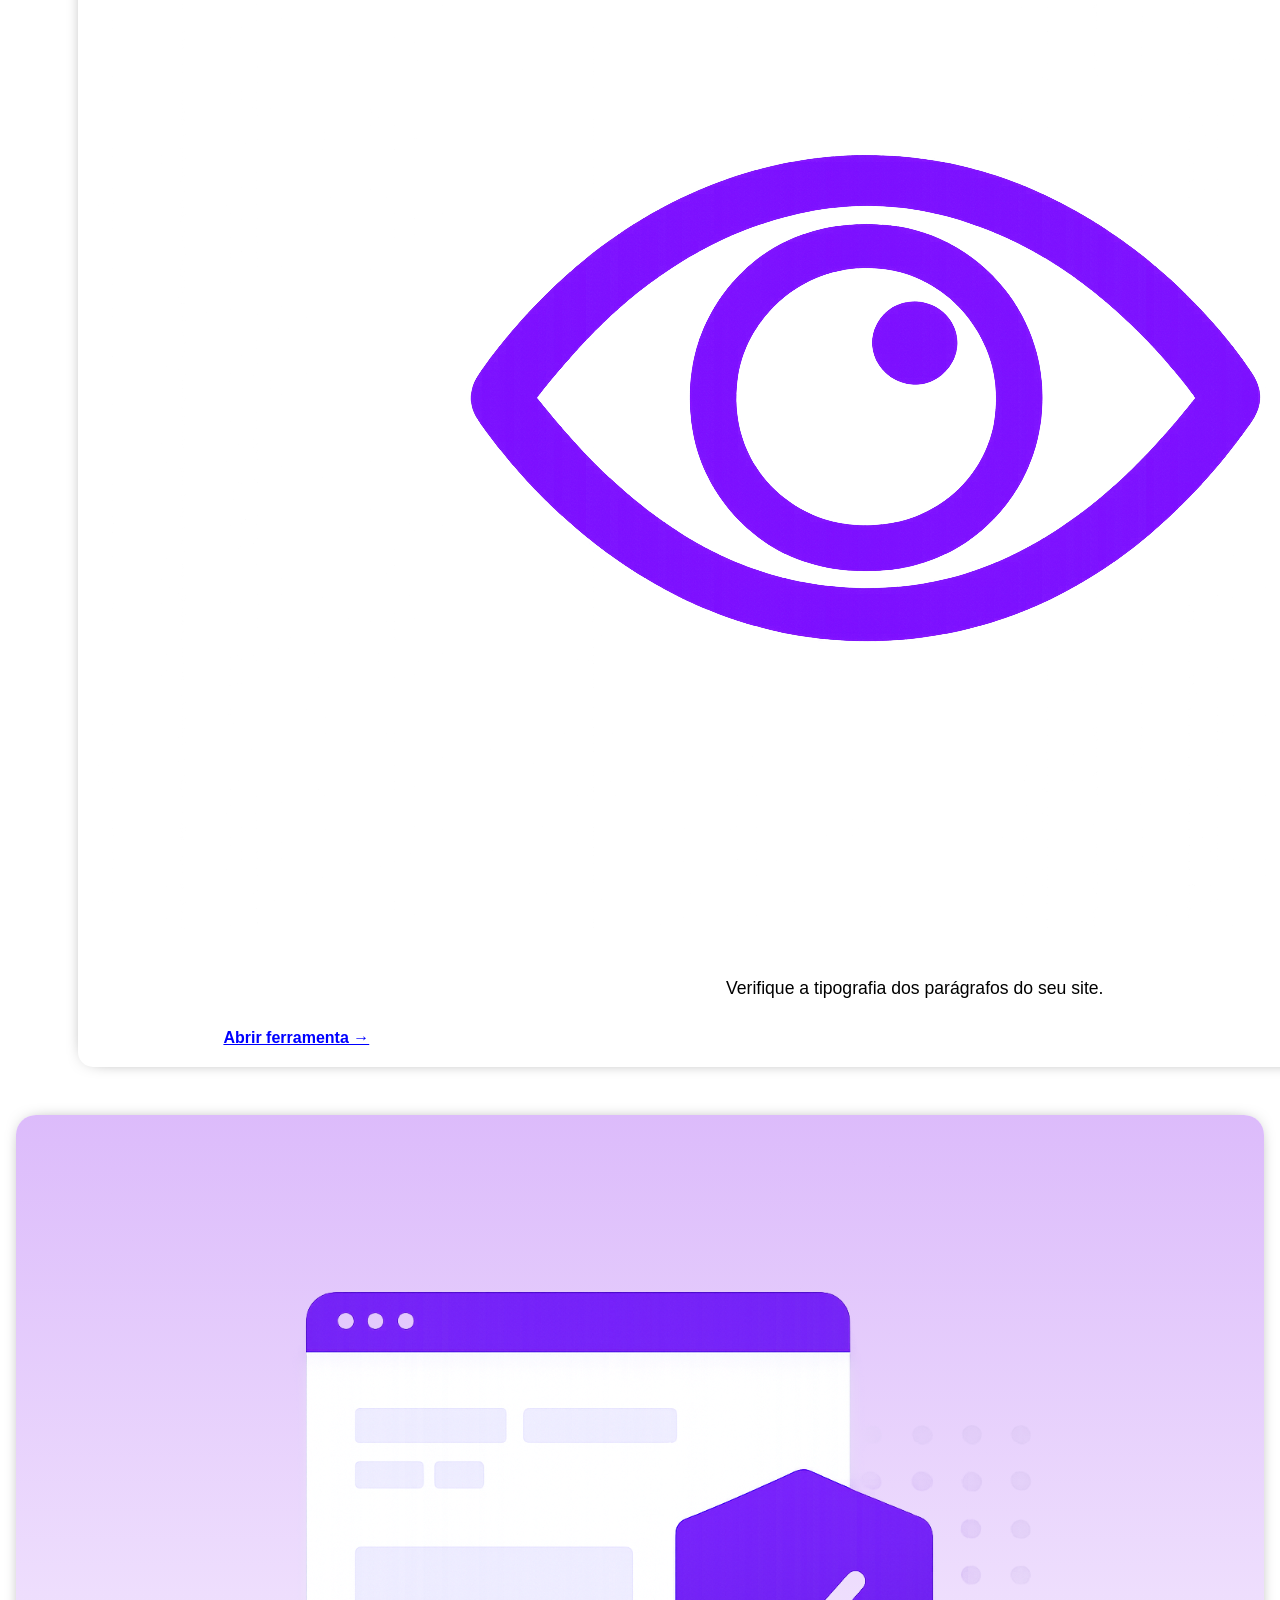
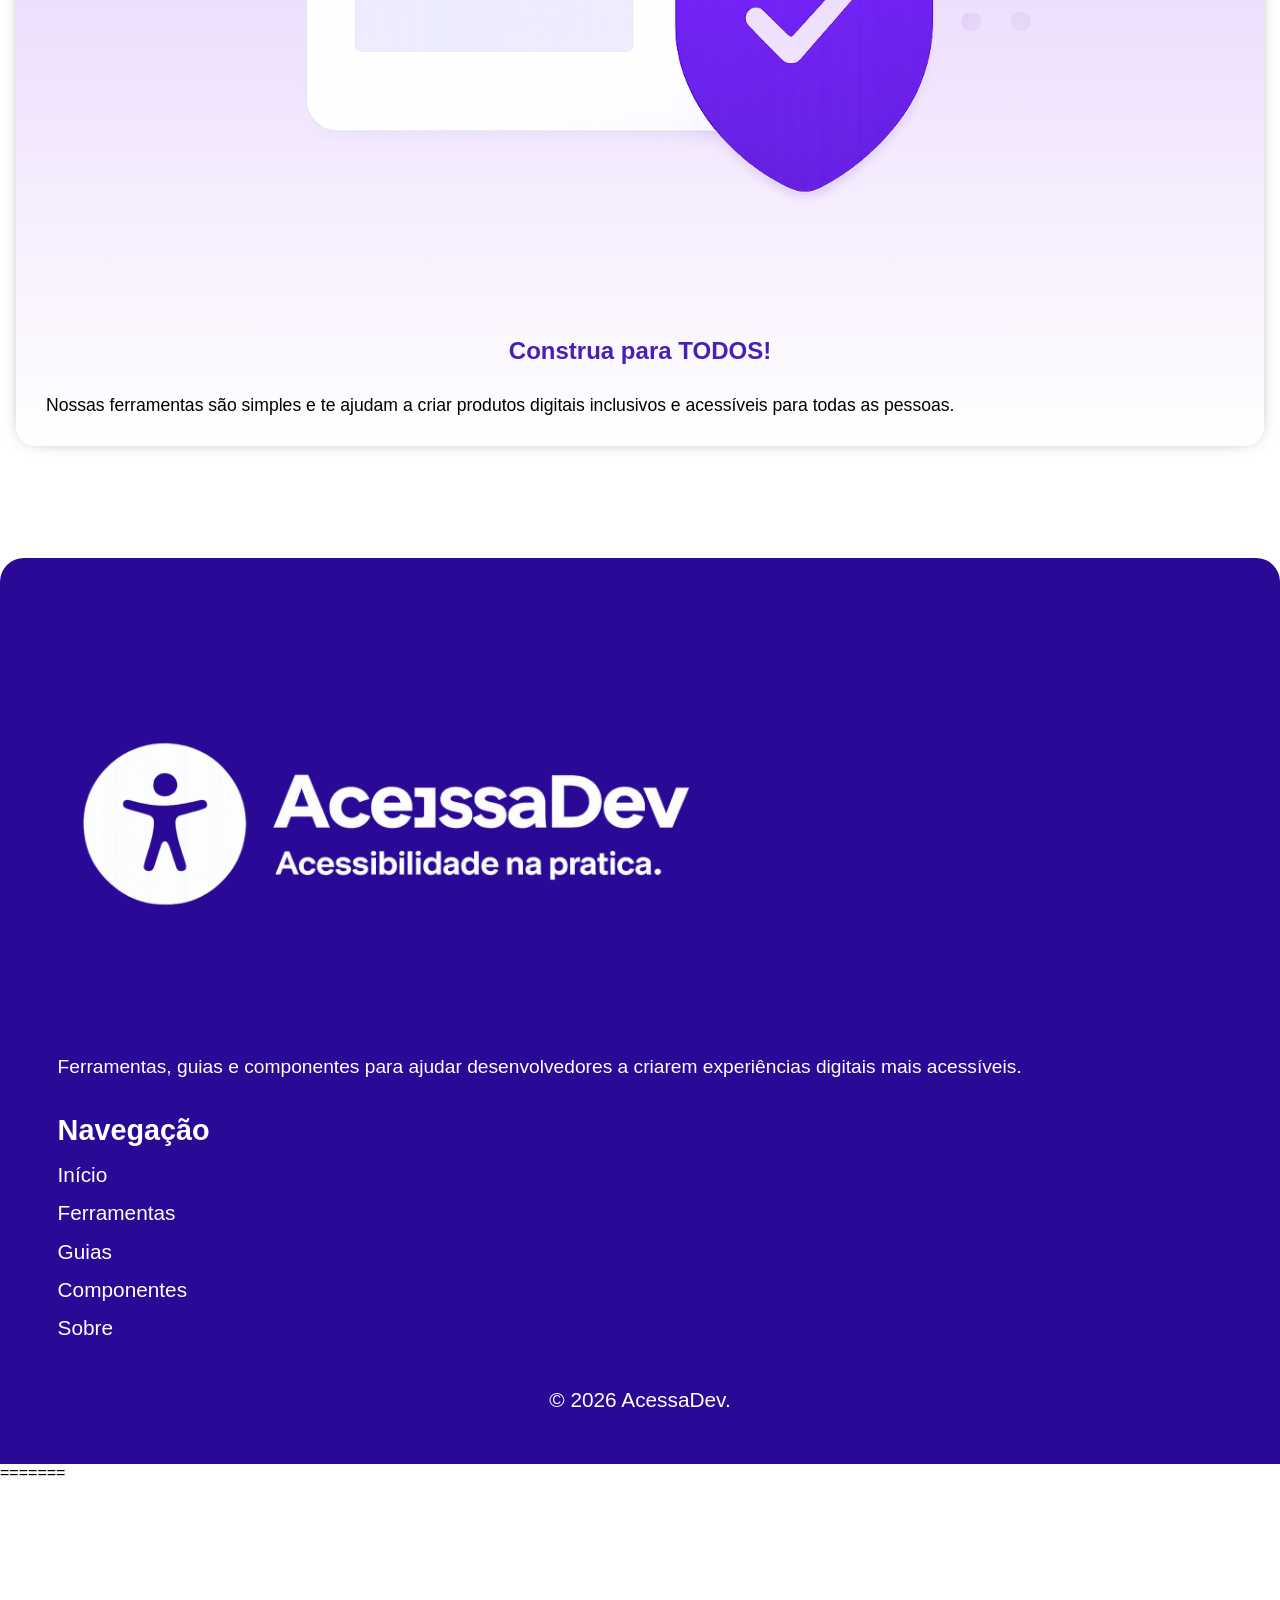
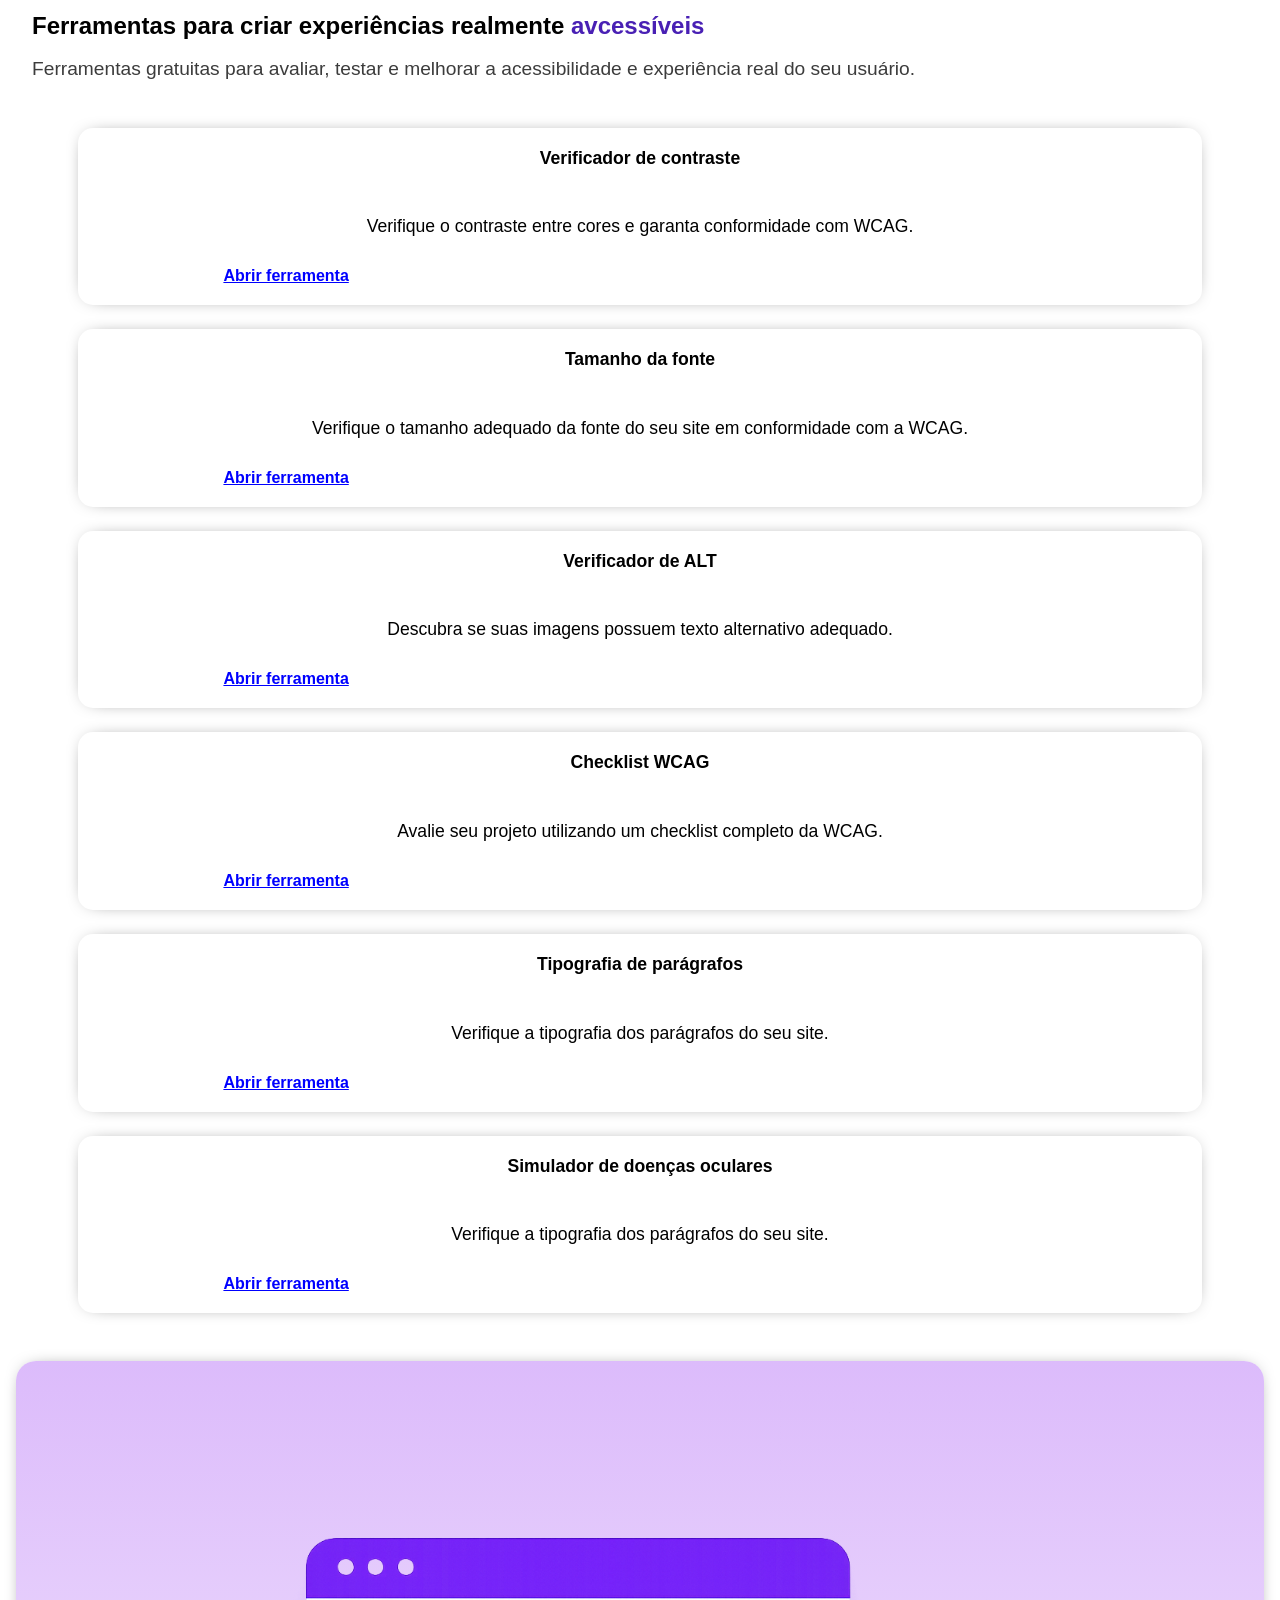
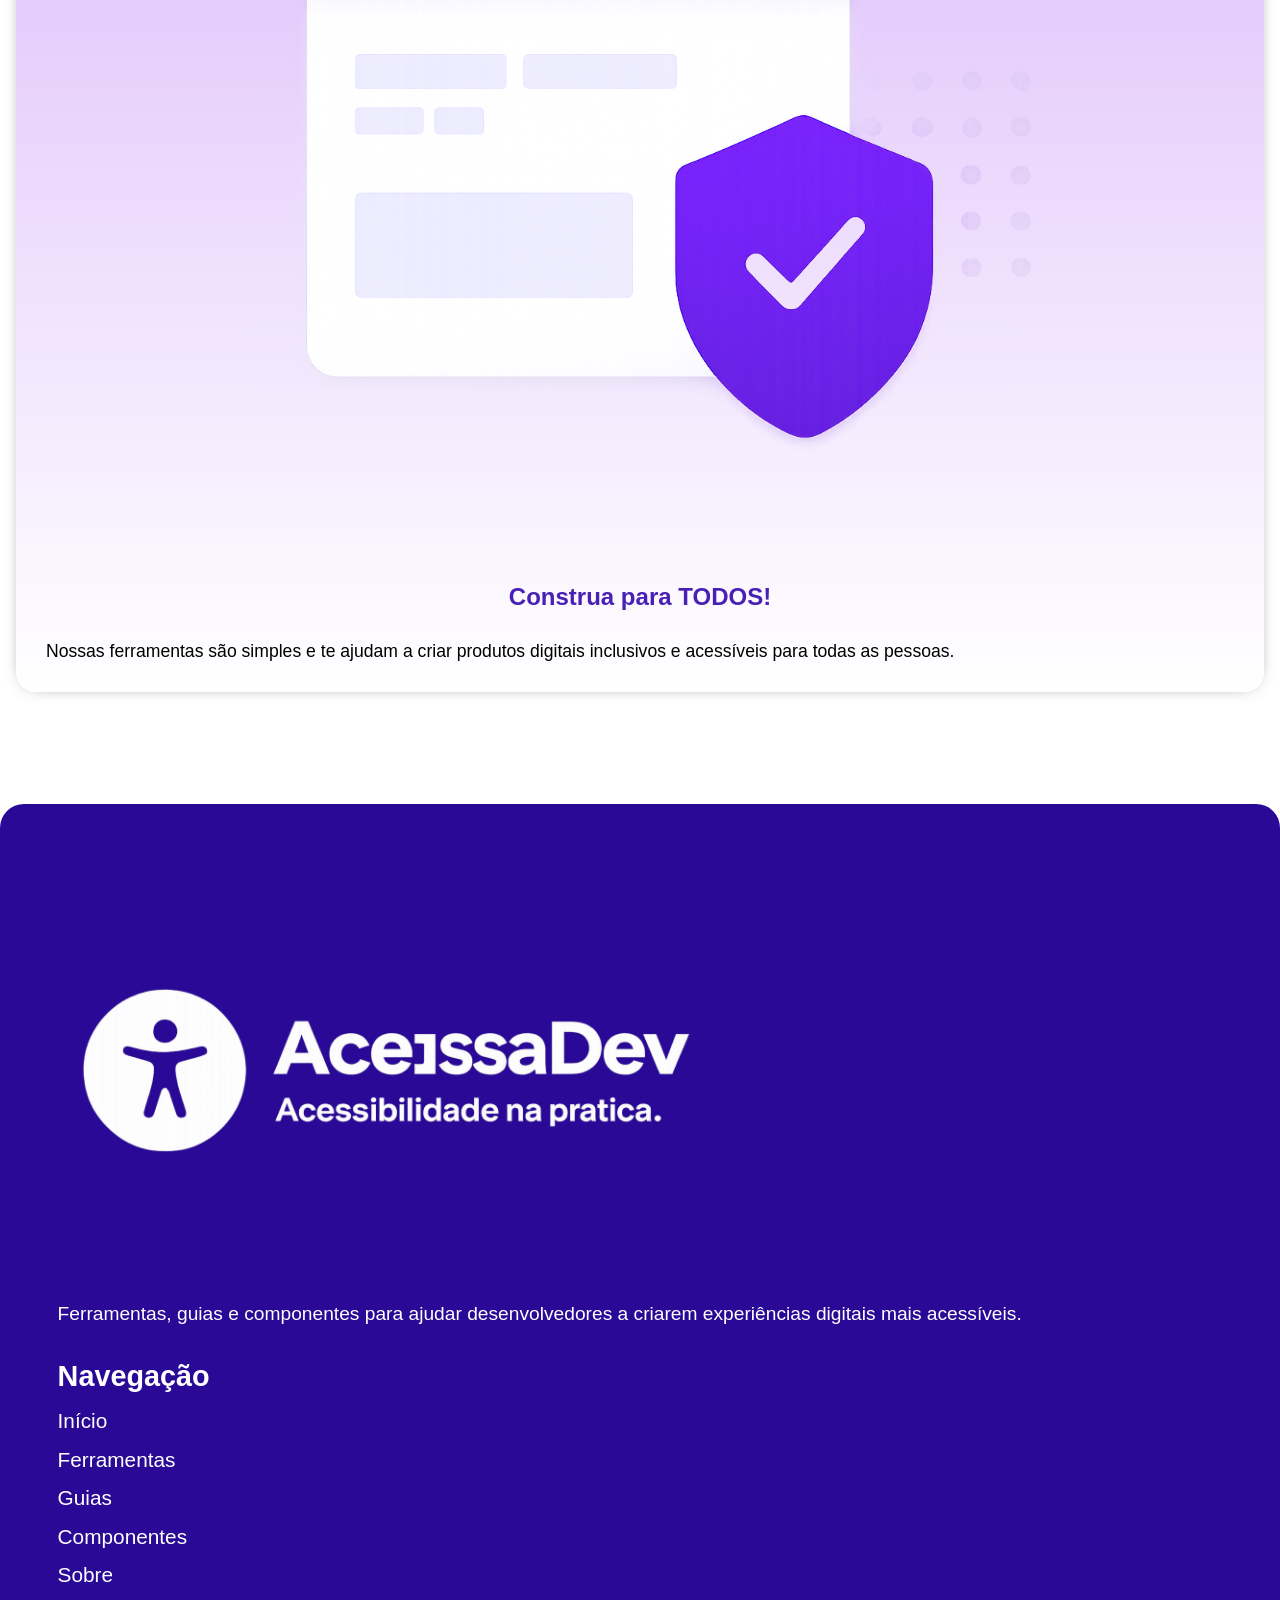
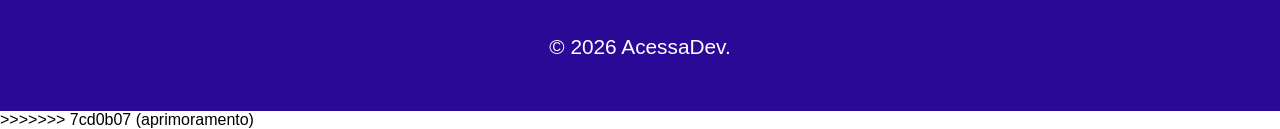
<file: ferramentas.html>
<<<<<<< HEAD
<!DOCTYPE html>
<html lang="pt-br">
<head>
    <meta charset="UTF-8">
    <meta name="viewport" content="width=device-width, initial-scale=1.0">
    
    <!-- Fontes -->
    <link rel="preconnect" href="https://fonts.googleapis.com">
    <link rel="preconnect" href="https://fonts.gstatic.com" crossorigin>
    <link href="https://fonts.googleapis.com/css2?family=Nunito:ital,wght@0,200..1000;1,200..1000&family=Poppins:ital,wght@0,100;0,200;0,300;0,400;0,500;0,600;0,700;0,800;0,900;1,100;1,200;1,300;1,400;1,500;1,600;1,700;1,800;1,900&display=swap" rel="stylesheet">
    

    <!-- Icones -->
    <link rel="stylesheet" href="https://cdn.jsdelivr.net/npm/bootstrap-icons@1.11.3/font/bootstrap-icons.min.css">
    <link rel="stylesheet" href="https://cdnjs.cloudflare.com/ajax/libs/font-awesome/6.5.0/css/all.min.css">
    
    <!-- CSS -->
    <link rel="stylesheet" href="ferramentas.css">
    <title>Acessa Dev</title>
</head>
<body>
<header>
    <a href="./ferramentas.html" class="logo">
        <img src="/IMG/logo.png" alt="Logo do Acessa Dev">
    </a>
    <nav class="navbar" aria-label="Navegação principal">
        <button class="menu-toggle" 
                id="menu-toggle" 
                aria-expanded="false" 
                aria-controls="nav-list" 
                aria-label="Abrir menu hamburger">

            <span class="bar" aria-hidden="true"></span>
            <span class="bar" aria-hidden="true"></span>
            <span class="bar" aria-hidden="true"></span>
        </button>

        <ul class="nav-list" id="nav-list">
            <li><a href="./index.html">Início</a></li>
            <li><a href="./Guias.html">Guias</a></li>
            <li><a href="#">Ferramentas</a></li>
            <li><a href="#">Sobre</a></li>
        </ul>
    </nav>
</header>

<main>

    <section  class="secao-principal" aria-labelledby="secao-principal">
        <h1> Ferramentas para criar experiências realmente <span>avcessíveis</span></h1>    
        <p>Ferramentas gratuitas para avaliar, testar e melhorar a acessibilidade e experiência real do seu usuário.
        </p>
    </section>

    <section class="tools">
        <div class="container">
            <div class="tools-grid">
                <a href="Contraste-ferramenta.html" class="tools-card">
                    <div class="tools-icon">
                        <img src="/IMG/Contraste-icon.png" alt="" aria-hidden="true" class="imagem-1">
                        <h3 class="titulo-1">Verificador de contraste</h3>
                    </div>
                        <p class="paragrafo">Verifique o contraste entre cores e garanta conformidade com WCAG.</p>

                    <span class="tools-link">
                        Abrir ferramenta →
                    </span>
                </a>

                <a href="#" class="tools-card">
                    <div class="tools-icon">
                        <img src="/IMG/Tamanho do texto - icon.png" alt="" aria-hidden="true" class="imagem-2">
                        <h3 class="titulo-2">Tamanho da fonte</h3>
                    </div>
                    <p class="paragrafo">Verifique o tamanho adequado da fonte do seu site em conformidade com a WCAG.</p>

                    <span class="tools-link">
                        Abrir ferramenta →
                    </span>
                </a>

                <a href="#" class="tools-card">
                    <div class="tools-icon">
                        <img src="/IMG/alt-icon.png" alt="" aria-hidden="true" class="imagem-3">
                        <h3 class="titulo-3">Verificador de ALT</h3>
                    </div>
                    <p class="paragrafo">Descubra se suas imagens possuem texto alternativo adequado.</p>

                    <span class="tools-link">
                        Abrir ferramenta →
                    </span>
                </a>

                <a href="#" class="tools-card">
                    <div class="tools-icon">
                        <img src="/IMG/gui-ion.png" alt="" aria-hidden="true" class="imagem-4">
                        <h3 class="titulo-4">Checklist WCAG</h3>
                    </div>
                    <p class="paragrafo">Avalie seu projeto utilizando um checklist completo da WCAG.</p>

                    <span class="tools-link">
                        Abrir ferramenta →
                    </span>
                </a>

                  <a href="#" class="tools-card">
                    <div class="tools-icon">
                        <img src="/IMG/tag.png" alt="" aria-hidden="true" class="imagem-5">
                        <h3 class="titulo-5">Tipografia de parágrafos</h3>
                    </div>
                    <p class="paragrafo">Verifique a tipografia dos parágrafos do seu site.</p>

                    <span class="tools-link">
                        Abrir ferramenta →
                    </span>
                </a>

                 <a href="#" class="tools-card">
                    <div class="tools-icon">
                        <img src="/IMG/Zoom-icon.png" alt="" aria-hidden="true" class="imagem-6">
                        <h3 class="titulo-6">Simulador de doenças oculares</h3>
                    </div>
                    <p class="paragrafo">Verifique a tipografia dos parágrafos do seu site.</p>

                    <span class="tools-link">
                        Abrir ferramenta →
                    </span>
                </a>

            </div>
        </div>
    </section>

    <section class="final">
        <div class="final-container">
            <img src="/IMG/final.png" alt="" aria-hidden="true">
            <h3>Construa para TODOS!</h3>
            <p>Nossas ferramentas são simples e te ajudam a criar produtos digitais inclusivos e acessíveis para todas as pessoas.</p>
        </div>
    </section>




</main>


<footer class="footer">
    <div class="footer-logo">
        <img src="/IMG/logo-branco.png" alt="">
    </div>

    <div class="footer-descricao">
        <p> Ferramentas, guias e componentes para ajudar
            desenvolvedores a criarem experiências digitais
            mais acessíveis.
        </p>
    </div>

    <nav class="footer-nav" aria-label="Links do rodapé">
        <h3>Navegação</h3>
        <ul>
            <li><a href="#">Início</a></li>
            <li><a href="#">Ferramentas</a></li>
            <li><a href="#">Guias</a></li>
            <li><a href="#">Componentes</a></li>
            <li><a href="#">Sobre</a></li>
        </ul>
    </nav>

    <div class="footer-copy">
        <p>© 2026 AcessaDev.</p>
    </div>

</footer>

    <script src="/script.js"></script>

</body>
=======
<!DOCTYPE html>
<html lang="pt-br">
<head>
    <meta charset="UTF-8">
    <meta name="viewport" content="width=device-width, initial-scale=1.0">
    
    <!-- Fontes -->
    <link rel="preconnect" href="https://fonts.googleapis.com">
    <link rel="preconnect" href="https://fonts.gstatic.com" crossorigin>
    <link href="https://fonts.googleapis.com/css2?family=Nunito:ital,wght@0,200..1000;1,200..1000&family=Poppins:ital,wght@0,100;0,200;0,300;0,400;0,500;0,600;0,700;0,800;0,900;1,100;1,200;1,300;1,400;1,500;1,600;1,700;1,800;1,900&display=swap" rel="stylesheet">
    

    <!-- Icones -->
    <link rel="stylesheet" href="https://cdn.jsdelivr.net/npm/bootstrap-icons@1.11.3/font/bootstrap-icons.min.css">
    <link rel="stylesheet" href="https://cdnjs.cloudflare.com/ajax/libs/font-awesome/6.5.0/css/all.min.css">
    
    <!-- CSS -->
    <link rel="stylesheet" href="ferramentas.css">
    <title>Acessa Dev</title>
</head>
<body>
<header>
    <a href="./ferramentas.html" class="logo">
        <img src="/IMG/logo.png" alt="Logo do Acessa Dev">
    </a>
    <nav class="navbar" aria-label="Navegação principal">
        <button class="menu-toggle" 
                id="menu-toggle" 
                aria-expanded="false" 
                aria-controls="nav-list" 
                aria-label="Abrir menu hamburger">

            <span class="bar" aria-hidden="true"></span>
            <span class="bar" aria-hidden="true"></span>
            <span class="bar" aria-hidden="true"></span>
        </button>

        <ul class="nav-list" id="nav-list">
            <li><a href="./index.html">Início</a></li>
            <li><a href="./Guias.html">Guias</a></li>
            <li><a href="#">Ferramentas</a></li>
            <li><a href="#">Sobre</a></li>
        </ul>
    </nav>
</header>

<main>

    <section  class="secao-principal" aria-labelledby="secao-principal">
        <h1> Ferramentas para criar experiências realmente <span>avcessíveis</span></h1>    
        <p>Ferramentas gratuitas para avaliar, testar e melhorar a acessibilidade e experiência real do seu usuário.
        </p>
    </section>

    <section class="tools">
        <div class="container">
            <div class="tools-grid">
                <a href="Contraste-ferramenta.html" class="tools-card">
                    <div class="tools-icon">
                        <h2>Verificador de contraste</h2>
                    </div>
                        <p class="paragrafo">Verifique o contraste entre cores e garanta conformidade com WCAG.</p>

                    <span class="tools-link">
                        Abrir ferramenta
                    </span>
                </a>

                <a href="#" class="tools-card">
                    <div class="tools-icon">
                        <h2>Tamanho da fonte</h2>
                    </div>
                    <p class="paragrafo">Verifique o tamanho adequado da fonte do seu site em conformidade com a WCAG.</p>

                    <span class="tools-link">
                        Abrir ferramenta
                    </span>
                </a>

                <a href="#" class="tools-card">
                    <div class="tools-icon">
                       <h2>Verificador de ALT</h2>
                    </div>
                    <p class="paragrafo">Descubra se suas imagens possuem texto alternativo adequado.</p>

                    <span class="tools-link">
                        Abrir ferramenta
                    </span>
                </a>

                <a href="#" class="tools-card">
                    <div class="tools-icon">
                      <h2>Checklist WCAG</h2>
                    </div>
                    <p class="paragrafo">Avalie seu projeto utilizando um checklist completo da WCAG.</p>

                    <span class="tools-link">
                        Abrir ferramenta
                    </span>
                </a>

                  <a href="#" class="tools-card">
                    <div class="tools-icon">
                        <h2>Tipografia de parágrafos</h2>
                    </div>
                    <p class="paragrafo">Verifique a tipografia dos parágrafos do seu site.</p>

                    <span class="tools-link">
                        Abrir ferramenta
                    </span>
                </a>

                 <a href="#" class="tools-card">
                    <div class="tools-icon">
                        <h2>Simulador de doenças oculares</h2>
                    </div>
                    <p class="paragrafo">Verifique a tipografia dos parágrafos do seu site.</p>

                    <span class="tools-link">
                        Abrir ferramenta
                    </span>
                </a>

            </div>
        </div>
    </section>

    <section class="final">
        <div class="final-container">
            <img src="/IMG/final.png" alt="" aria-hidden="true">
            <h3>Construa para TODOS!</h3>
            <p>Nossas ferramentas são simples e te ajudam a criar produtos digitais inclusivos e acessíveis para todas as pessoas.</p>
        </div>
    </section>




</main>


<footer class="footer">
    <div class="footer-logo">
        <img src="/IMG/logo-branco.png" alt="">
    </div>

    <div class="footer-descricao">
        <p> Ferramentas, guias e componentes para ajudar
            desenvolvedores a criarem experiências digitais
            mais acessíveis.
        </p>
    </div>

    <nav class="footer-nav" aria-label="Links do rodapé">
        <h3>Navegação</h3>
        <ul>
            <li><a href="#">Início</a></li>
            <li><a href="#">Ferramentas</a></li>
            <li><a href="#">Guias</a></li>
            <li><a href="#">Componentes</a></li>
            <li><a href="#">Sobre</a></li>
        </ul>
    </nav>

    <div class="footer-copy">
        <p>© 2026 AcessaDev.</p>
    </div>

</footer>

    <script src="script.js"></script>

</body>
>>>>>>> 7cd0b07 (aprimoramento)
</html>
</file>
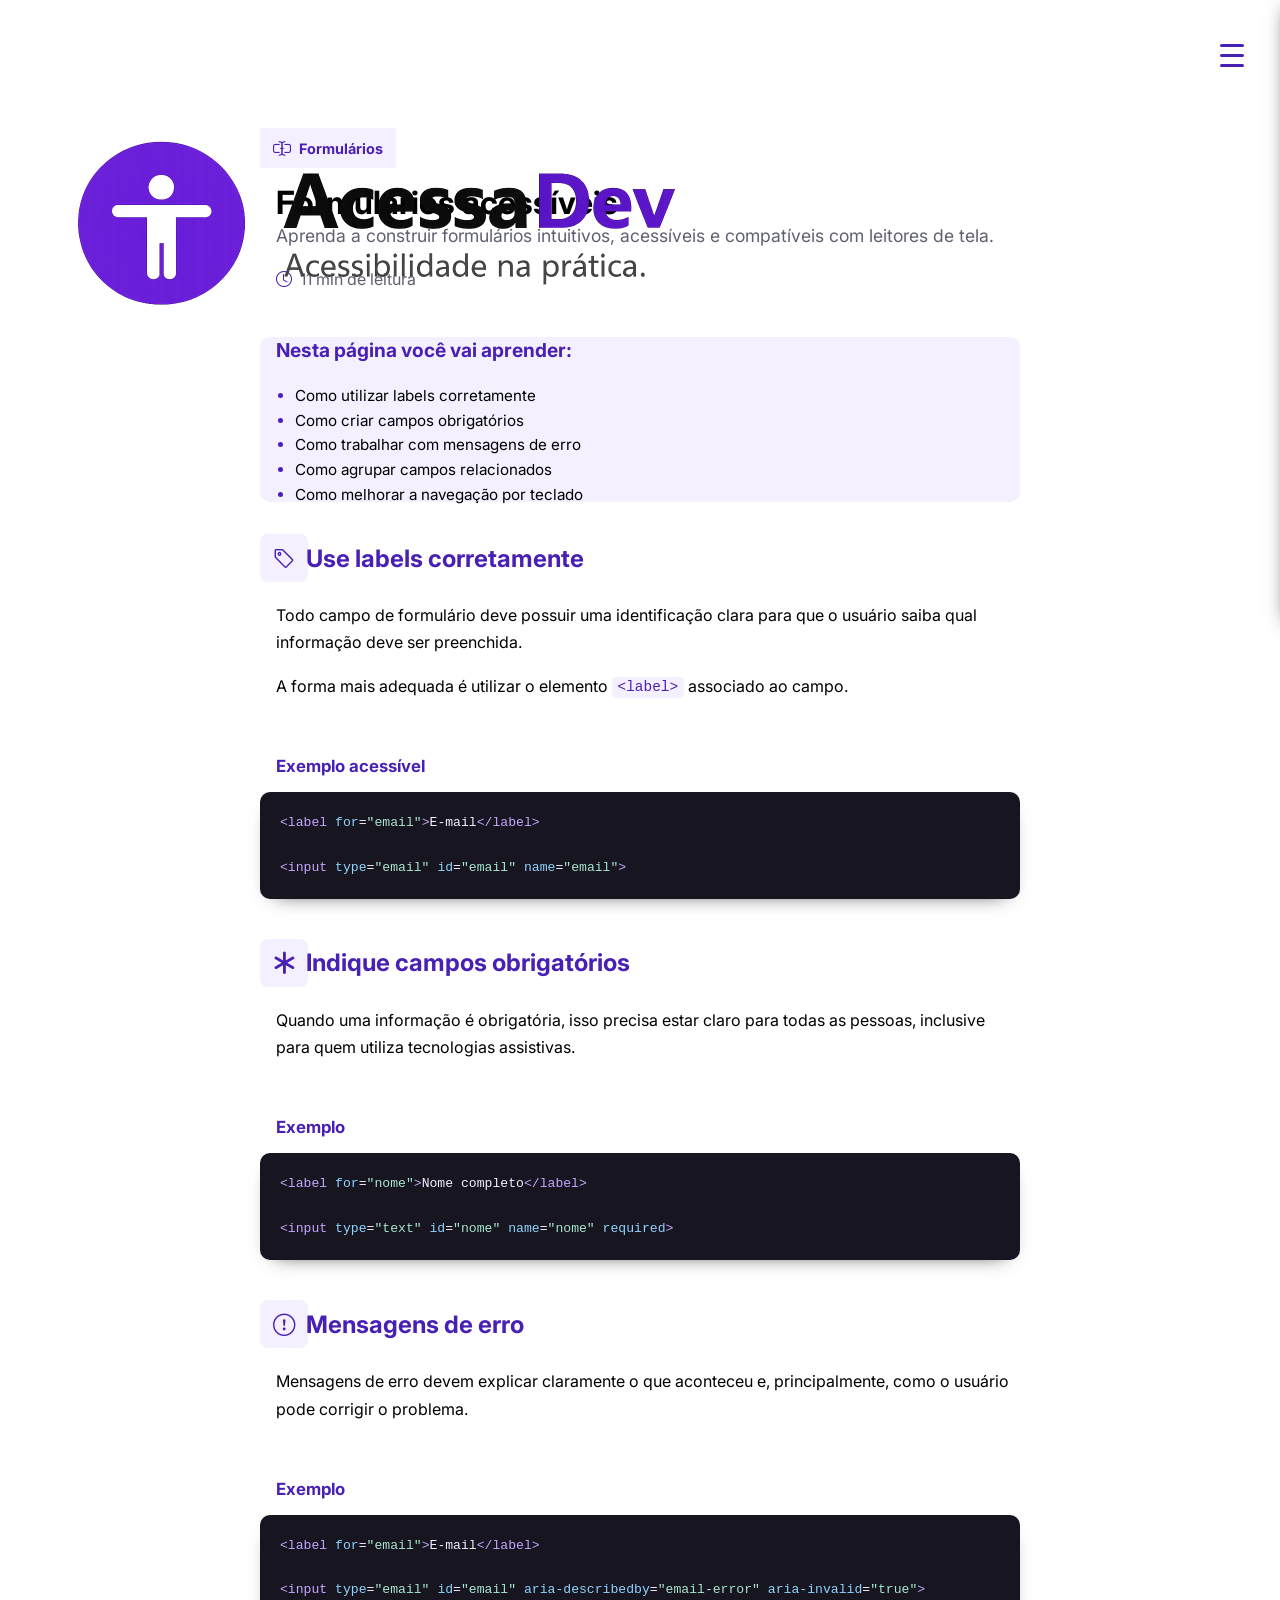
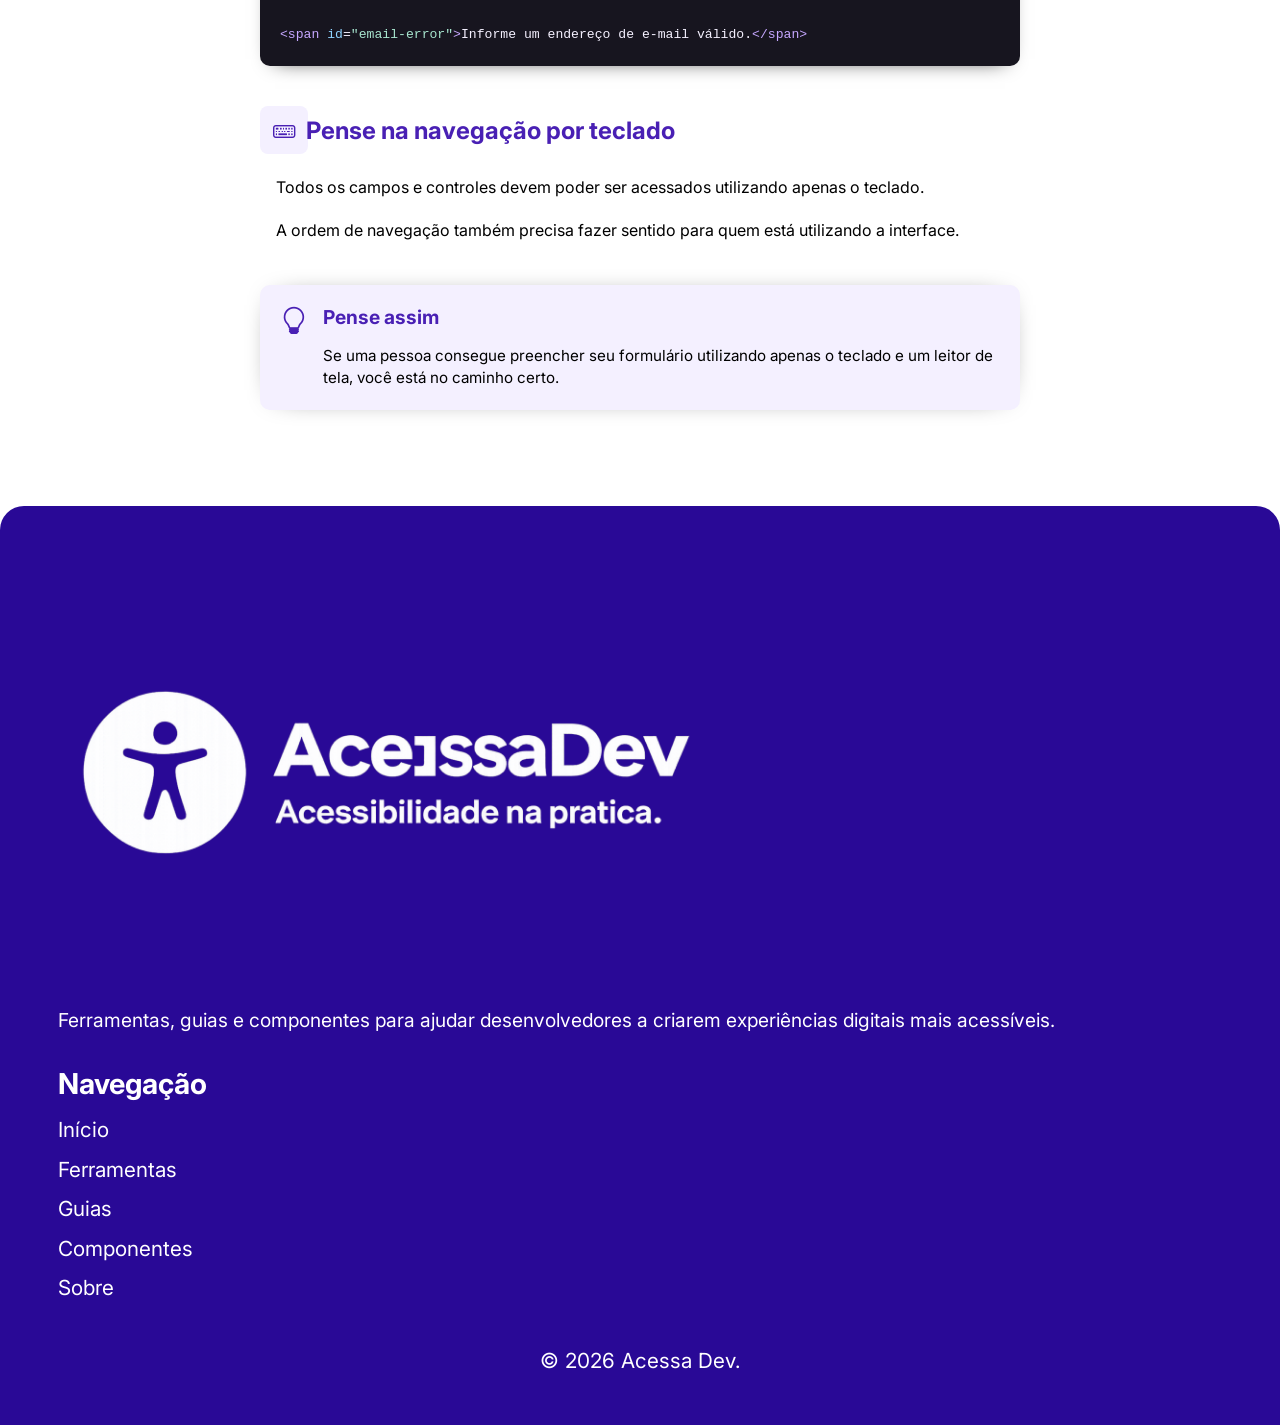
<file: Formulario.html>
<!DOCTYPE html>
<html lang="pt-br">
<head>
    <meta charset="UTF-8">
    <meta name="viewport" content="width=device-width, initial-scale=1.0">

    <link rel="preconnect" href="https://fonts.googleapis.com">
    <link rel="preconnect" href="https://fonts.gstatic.com" crossorigin>
    <link href="https://fonts.googleapis.com/css2?family=Inter:wght@300;400;500;600;700&display=swap" rel="stylesheet">
    <link rel="stylesheet" href="https://cdn.jsdelivr.net/npm/bootstrap-icons@1.11.3/font/bootstrap-icons.min.css">
    <link rel="stylesheet" href="./Formulario.css">

    <title>Formulários acessíveis | Acessa Dev</title>
</head>
<body>
    <header>
        <a href="./index.html" class="logo">
            <img src="./IMG/logo.png" alt="Logo do Acessa Dev">
        </a>

        <nav class="navbar" aria-label="Navegação principal">
            <button class="menu-toggle" id="menu-toggle" aria-expanded="false" aria-controls="nav-list" aria-label="Abrir menu">
                <span class="bar" aria-hidden="true"></span>
                <span class="bar" aria-hidden="true"></span>
                <span class="bar" aria-hidden="true"></span>
            </button>

            <ul class="nav-list" id="nav-list">
                <li><a href="./index.html">Início</a></li>
                <li><a href="./Guias.html">Guias</a></li>
                <li><a href="./ferramentas.html">Ferramentas</a></li>
                <li><a href="#sobre">Sobre</a></li>
            </ul>
        </nav>
    </header>

    <main class="form-page">
        <article class="form-content">
            <header class="article-header">
                <p class="article-category">
                    <i class="bi bi-input-cursor-text" aria-hidden="true"></i>
                    Formulários
                </p>

                <h1>Formulários acessíveis</h1>

                <p class="article-introduction">Aprenda a construir formulários intuitivos, acessíveis e compatíveis com leitores de tela.</p>

                <p class="reading-time">
                    <i class="bi bi-clock" aria-hidden="true"></i>
                    11 min de leitura
                </p>
            </header>

            <aside class="article-summary" aria-labelledby="summary-title">
                <h2 id="summary-title">Nesta página você vai aprender:</h2>

                <ul>
                    <li>Como utilizar labels corretamente</li>
                    <li>Como criar campos obrigatórios</li>
                    <li>Como trabalhar com mensagens de erro</li>
                    <li>Como agrupar campos relacionados</li>
                    <li>Como melhorar a navegação por teclado</li>
                </ul>
            </aside>

            <section class="article-section" aria-labelledby="labels">
                <div class="section-heading">
                    <div class="section-icon" aria-hidden="true">
                        <i class="bi bi-tag"></i>
                    </div>

                    <h2 id="labels">Use labels corretamente</h2>
                </div>

                <p>Todo campo de formulário deve possuir uma identificação clara para que o usuário saiba qual informação deve ser preenchida.</p>

                <p>A forma mais adequada é utilizar o elemento <code>&lt;label&gt;</code> associado ao campo.</p>
            </section>

            <section class="code-example" aria-labelledby="label-example">
                <h3 id="label-example">Exemplo acessível</h3>

                <pre><code><span class="code-tag">&lt;label</span> <span class="code-attribute">for</span>=<span class="code-value">"email"</span><span class="code-tag">&gt;</span>E-mail<span class="code-tag">&lt;/label&gt;</span>

<span class="code-tag">&lt;input</span> <span class="code-attribute">type</span>=<span class="code-value">"email"</span> <span class="code-attribute">id</span>=<span class="code-value">"email"</span> <span class="code-attribute">name</span>=<span class="code-value">"email"</span><span class="code-tag">&gt;</span></code></pre>
            </section>

            <section class="article-section" aria-labelledby="required">
                <div class="section-heading">
                    <div class="section-icon" aria-hidden="true">
                        <i class="bi bi-asterisk"></i>
                    </div>

                    <h2 id="required">Indique campos obrigatórios</h2>
                </div>

                <p>Quando uma informação é obrigatória, isso precisa estar claro para todas as pessoas, inclusive para quem utiliza tecnologias assistivas.</p>
            </section>

            <section class="code-example" aria-labelledby="required-example">
                <h3 id="required-example">Exemplo</h3>

                <pre><code><span class="code-tag">&lt;label</span> <span class="code-attribute">for</span>=<span class="code-value">"nome"</span><span class="code-tag">&gt;</span>Nome completo<span class="code-tag">&lt;/label&gt;</span>

<span class="code-tag">&lt;input</span> <span class="code-attribute">type</span>=<span class="code-value">"text"</span> <span class="code-attribute">id</span>=<span class="code-value">"nome"</span> <span class="code-attribute">name</span>=<span class="code-value">"nome"</span> <span class="code-attribute">required</span><span class="code-tag">&gt;</span></code></pre>
            </section>

            <section class="article-section" aria-labelledby="errors">
                <div class="section-heading">
                    <div class="section-icon" aria-hidden="true">
                        <i class="bi bi-exclamation-circle"></i>
                    </div>

                    <h2 id="errors">Mensagens de erro</h2>
                </div>

                <p>Mensagens de erro devem explicar claramente o que aconteceu e, principalmente, como o usuário pode corrigir o problema.</p>
            </section>

            <section class="code-example" aria-labelledby="error-example">
                <h3 id="error-example">Exemplo</h3>

                <pre><code><span class="code-tag">&lt;label</span> <span class="code-attribute">for</span>=<span class="code-value">"email"</span><span class="code-tag">&gt;</span>E-mail<span class="code-tag">&lt;/label&gt;</span>

<span class="code-tag">&lt;input</span> <span class="code-attribute">type</span>=<span class="code-value">"email"</span> <span class="code-attribute">id</span>=<span class="code-value">"email"</span> <span class="code-attribute">aria-describedby</span>=<span class="code-value">"email-error"</span> <span class="code-attribute">aria-invalid</span>=<span class="code-value">"true"</span><span class="code-tag">&gt;</span>

<span class="code-tag">&lt;span</span> <span class="code-attribute">id</span>=<span class="code-value">"email-error"</span><span class="code-tag">&gt;</span>Informe um endereço de e-mail válido.<span class="code-tag">&lt;/span&gt;</span></code></pre>
            </section>

            <section class="article-section" aria-labelledby="keyboard">
                <div class="section-heading">
                    <div class="section-icon" aria-hidden="true">
                        <i class="bi bi-keyboard"></i>
                    </div>

                    <h2 id="keyboard">Pense na navegação por teclado</h2>
                </div>

                <p>Todos os campos e controles devem poder ser acessados utilizando apenas o teclado.</p>

                <p>A ordem de navegação também precisa fazer sentido para quem está utilizando a interface.</p>
            </section>

            <aside class="article-highlight">
                <i class="bi bi-lightbulb" aria-hidden="true"></i>

                <div>
                    <strong>Pense assim</strong>
                    <p>Se uma pessoa consegue preencher seu formulário utilizando apenas o teclado e um leitor de tela, você está no caminho certo.</p>
                </div>
            </aside>
        </article>
    </main>

    <footer class="footer" id="sobre">
        <div class="footer-logo">
            <img src="./IMG/logo-branco.png" alt="Acessa Dev">
        </div>

        <div class="footer-descricao">
            <p>Ferramentas, guias e componentes para ajudar desenvolvedores a criarem experiências digitais mais acessíveis.</p>
        </div>

        <nav class="footer-nav" aria-label="Links do rodapé">
            <h3>Navegação</h3>

            <ul>
                <li><a href="./index.html">Início</a></li>
                <li><a href="./ferramentas.html">Ferramentas</a></li>
                <li><a href="./Guias.html">Guias</a></li>
                <li><a href="#componentes">Componentes</a></li>
                <li><a href="#sobre">Sobre</a></li>
            </ul>
        </nav>

        <div class="footer-copy">
            <p>© 2026 Acessa Dev.</p>
        </div>
    </footer>

    <script src="./script.js"></script>
</body>
</html>
</file>
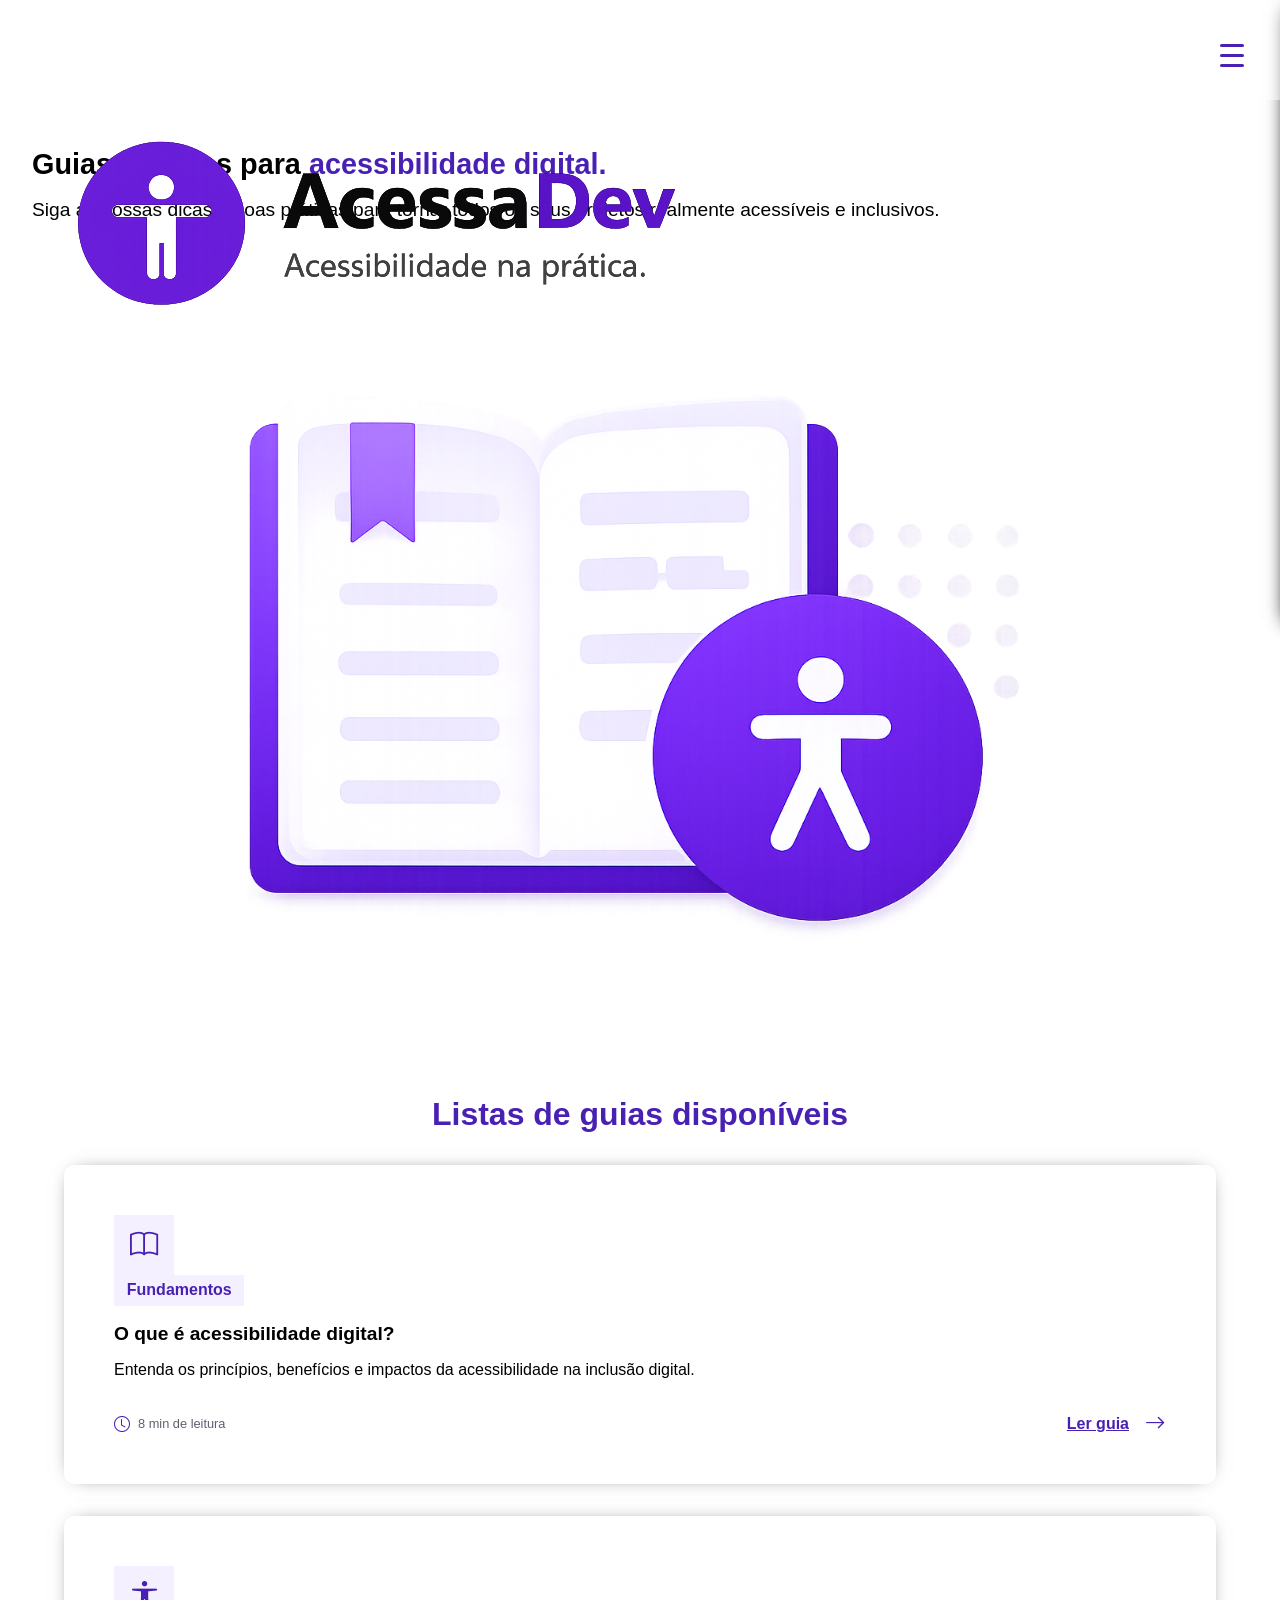
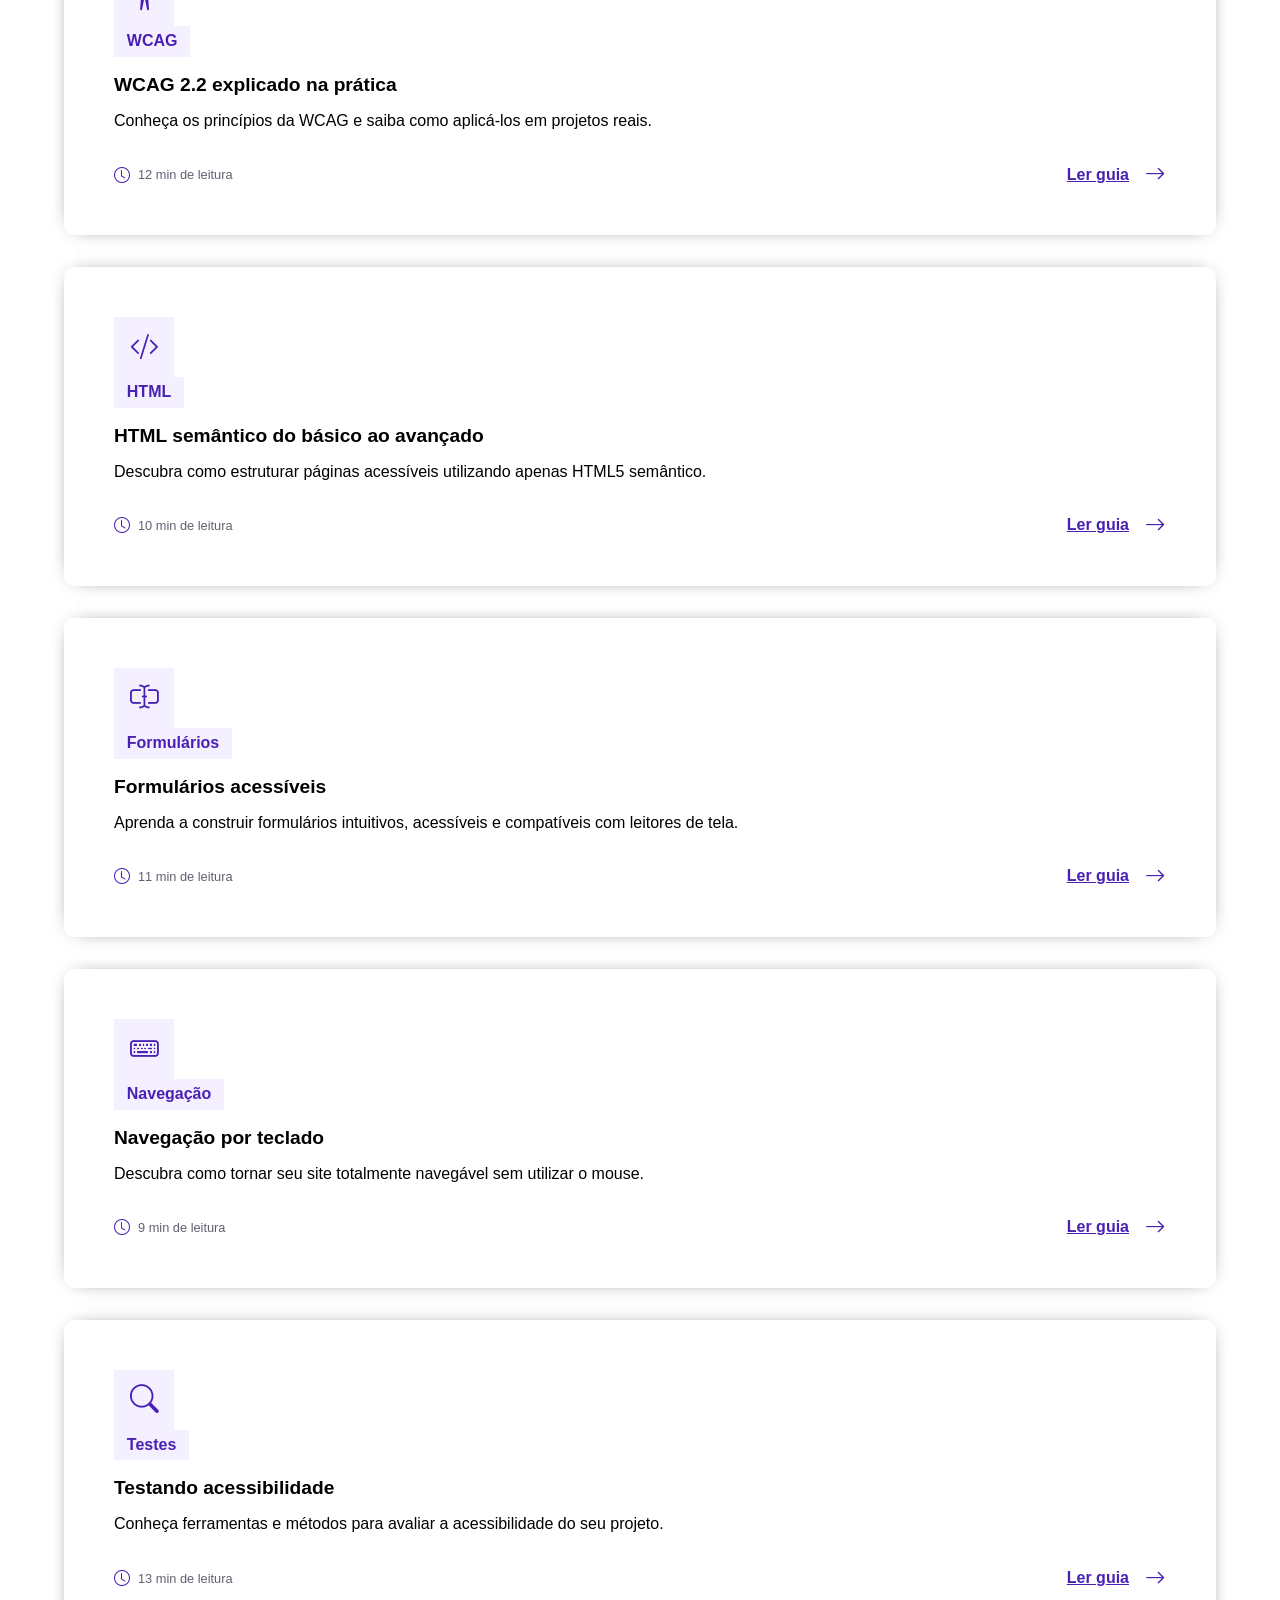
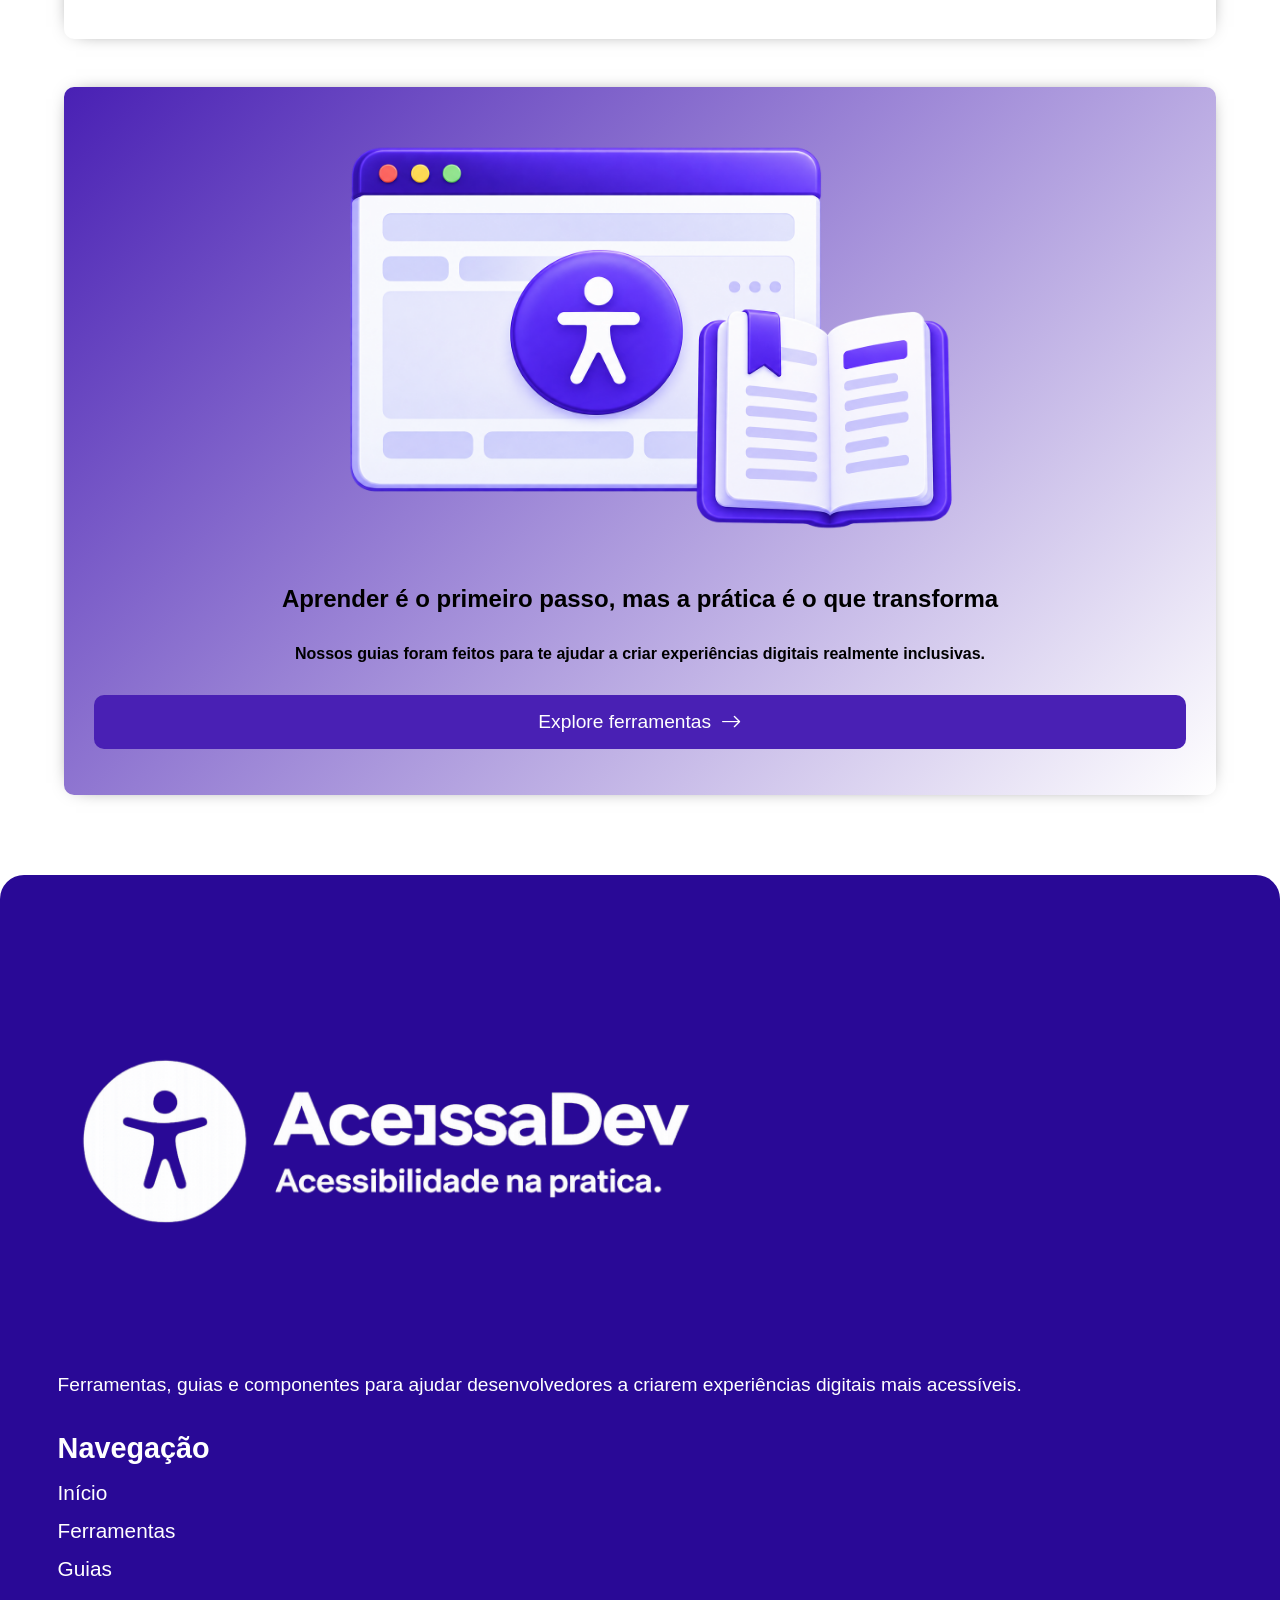
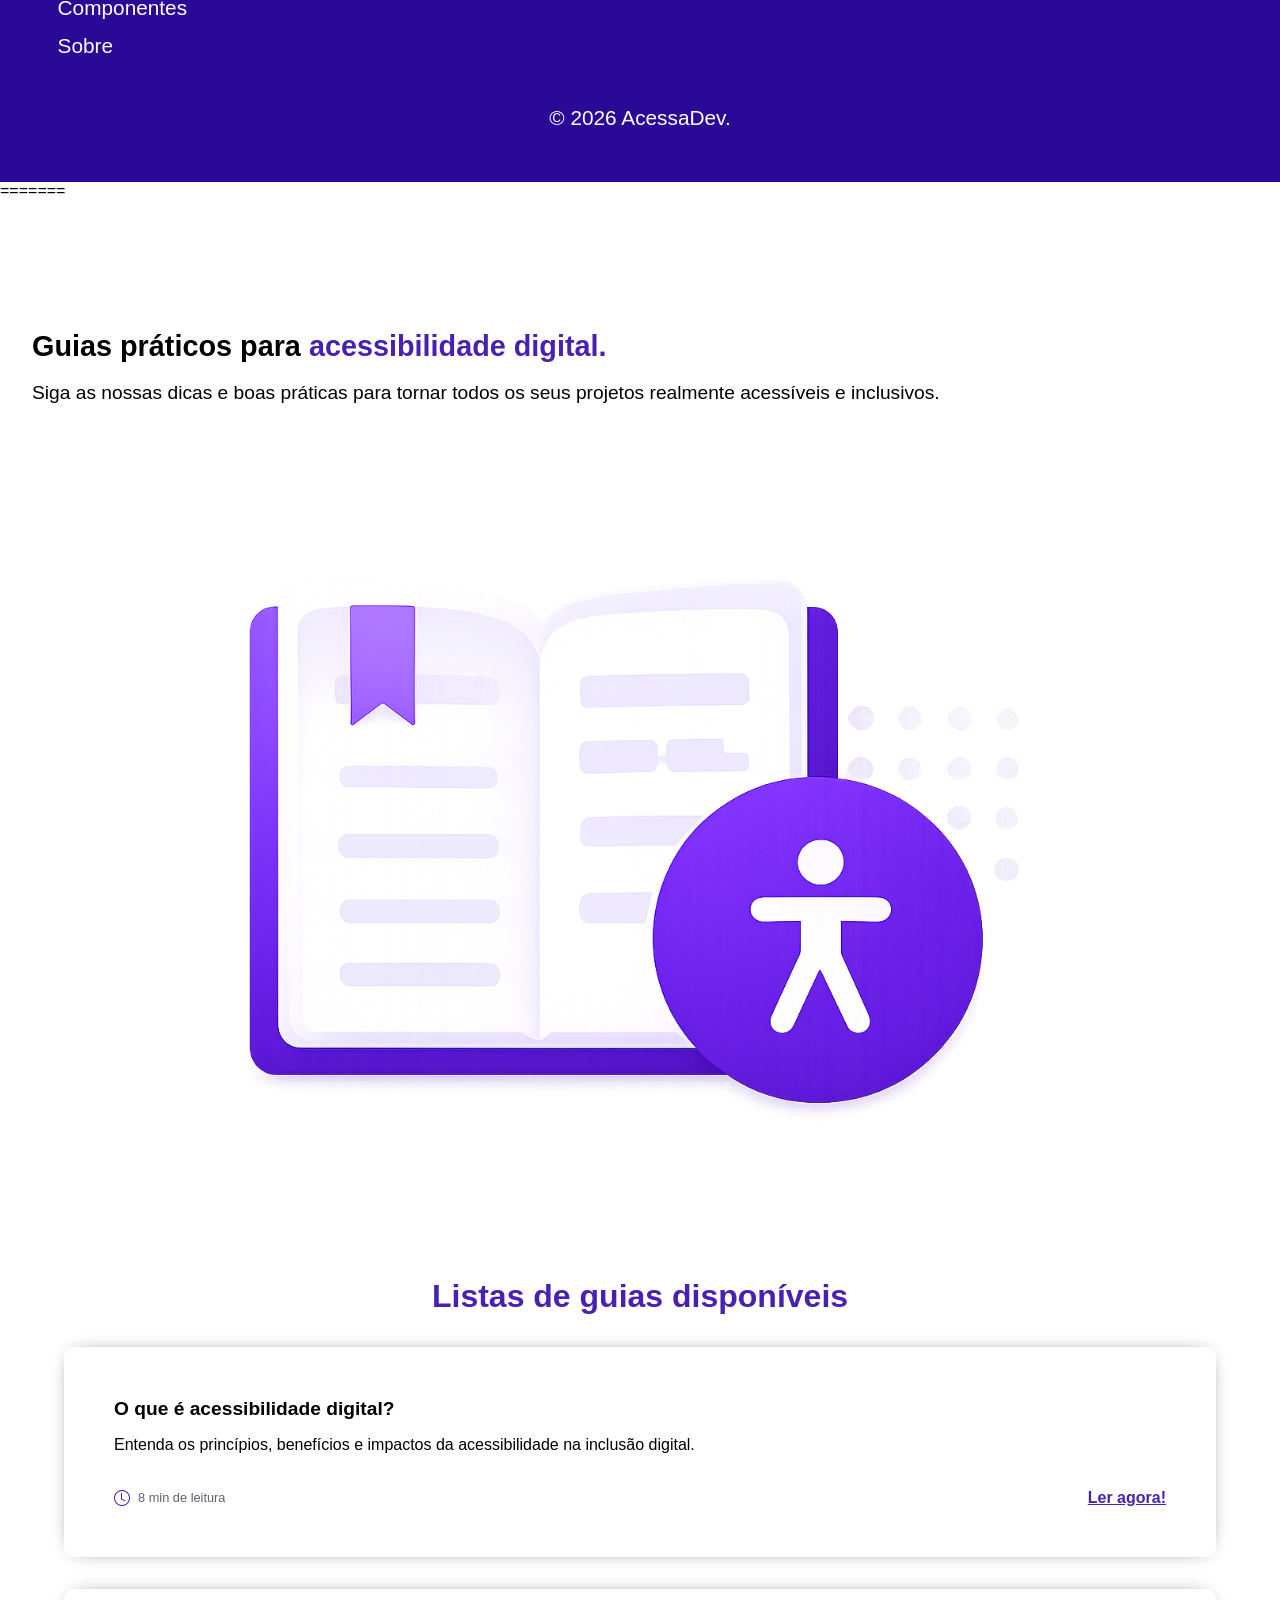
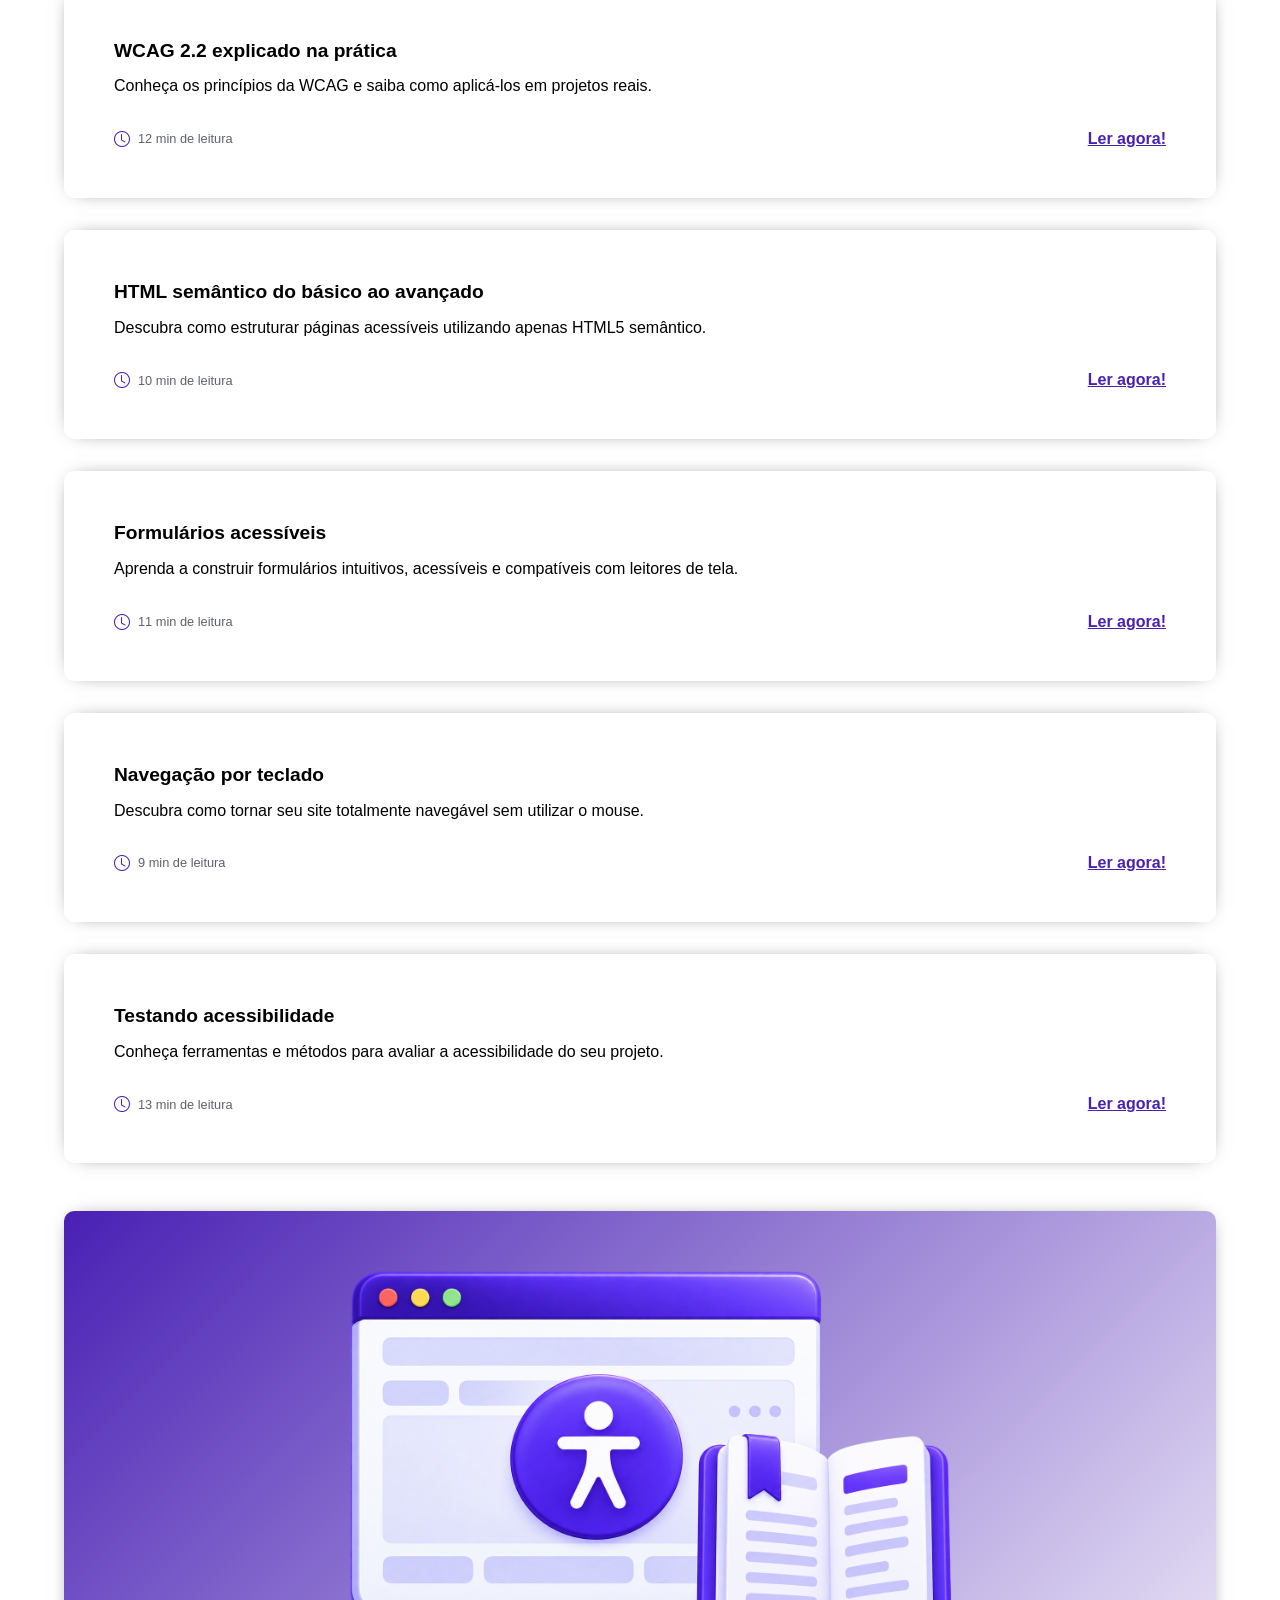
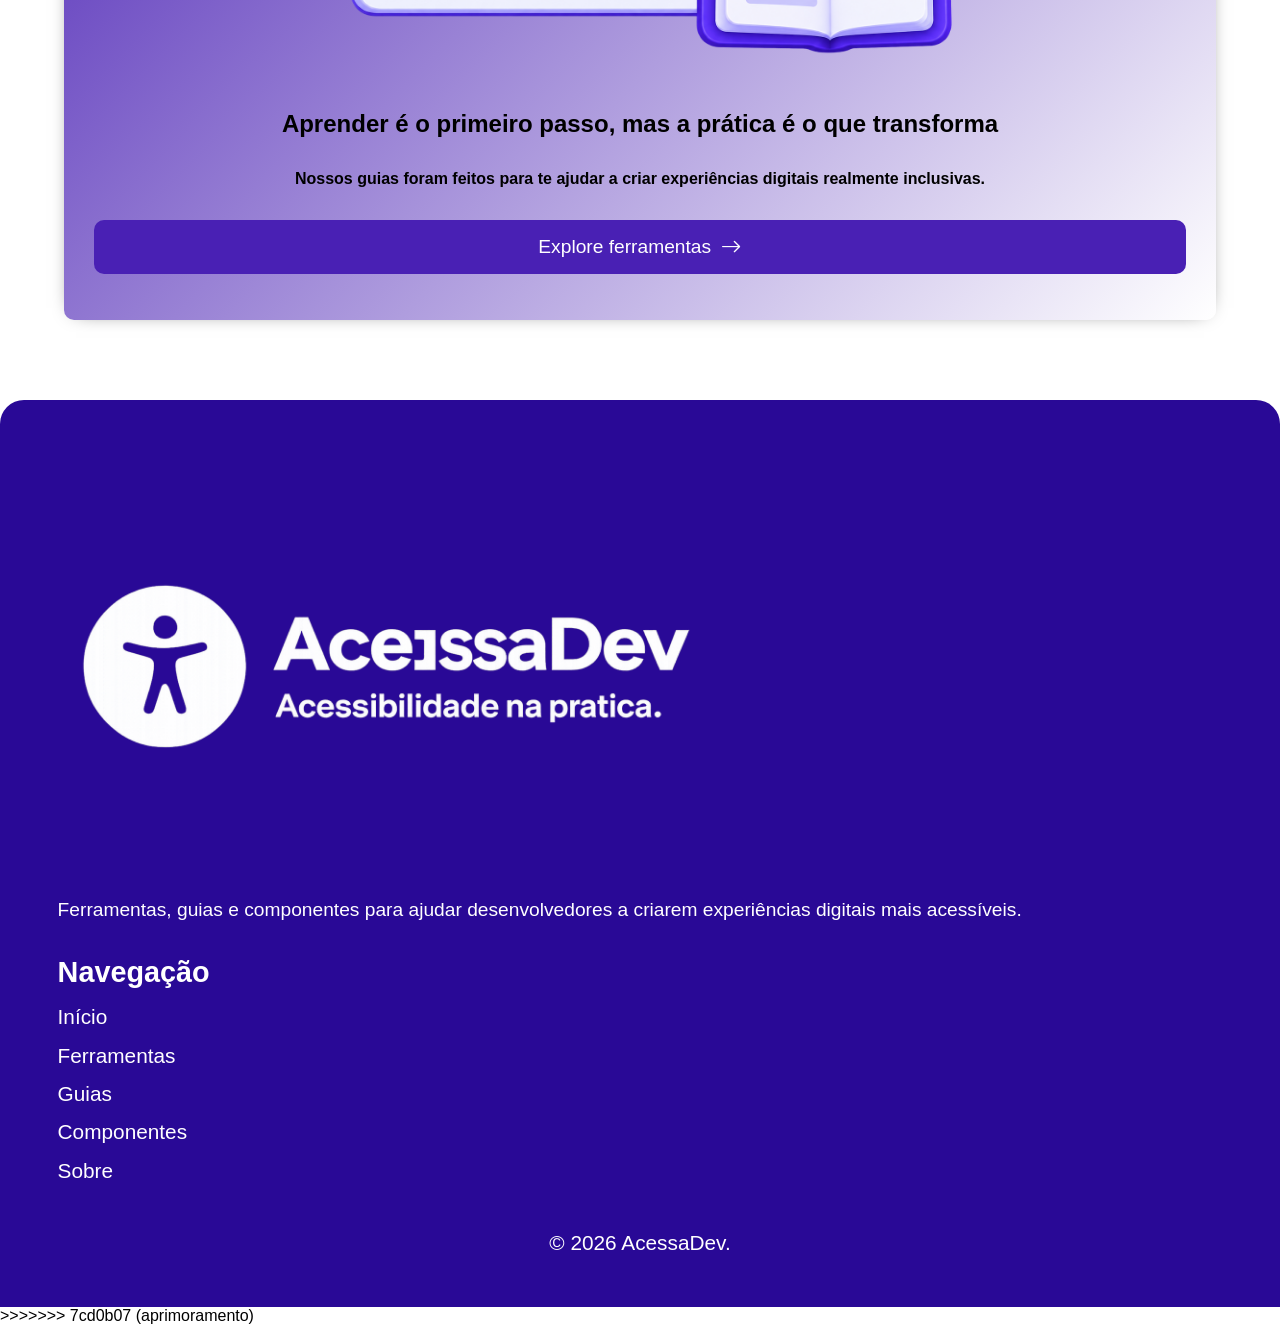
<file: Guias.html>
<<<<<<< HEAD
<!DOCTYPE html>
<html lang="pt-br">
<head>
    <meta charset="UTF-8">
    <meta name="viewport" content="width=device-width, initial-scale=1.0">
    
    <!-- Fontes -->
    <link rel="preconnect" href="https://fonts.googleapis.com">
    <link rel="preconnect" href="https://fonts.gstatic.com" crossorigin>
    <link href="https://fonts.googleapis.com/css2?family=Nunito:ital,wght@0,200..1000;1,200..1000&family=Poppins:ital,wght@0,100;0,200;0,300;0,400;0,500;0,600;0,700;0,800;0,900;1,100;1,200;1,300;1,400;1,500;1,600;1,700;1,800;1,900&display=swap" rel="stylesheet">
    

    <!-- Icones -->
    <link rel="stylesheet" href="https://cdn.jsdelivr.net/npm/bootstrap-icons@1.11.3/font/bootstrap-icons.min.css">
    <link rel="stylesheet" href="https://cdnjs.cloudflare.com/ajax/libs/font-awesome/6.5.0/css/all.min.css">
    
    <!-- CSS -->
    <link rel="stylesheet" href="guias.css">
    <title>Acessa Dev</title>
</head>
<body>
<header>
    <a href="#" class="logo">
        <img src="/IMG/logo.png" alt="Logo do Acessa Dev">
    </a>
    <nav class="navbar" aria-label="Navegação principal">
        <button class="menu-toggle" 
                id="menu-toggle" 
                aria-expanded="false" 
                aria-controls="nav-list" 
                aria-label="Abrir menu hamburger">

            <span class="bar" aria-hidden="true"></span>
            <span class="bar" aria-hidden="true"></span>
            <span class="bar" aria-hidden="true"></span>
        </button>

        <ul class="nav-list" id="nav-list">
            <li><a href="./index.html">Início</a></li>
            <li><a href="#">Guias</a></li>
            <li><a href="./ferramentas.html">Ferramentas</a></li>
            <li><a href="#">Sobre</a></li>
        </ul>
    </nav>
</header>

<main>
     <section class="secao-principal" aria-labelledby="secao-principal">
        
        <h1> Guias práticos para <span>acessibilidade digital.</span></h1>
        <p>Siga as nossas dicas e boas práticas para tornar todos os seus projetos realmente acessíveis e inclusivos.
        </p>

        <div class="img-decorativa" aria-hidden="true" >
            <img src="/IMG/decorativa-guia1.png" alt="">
        </div>
    </section>
    
    <section class="guides-list" aria-labelledby="lista-guias">
        <h2 id="lista-guias">Listas de guias disponíveis</h2>
        <div class="guides-grid">
            <article class="guide-card">
                <a href="#">
                    <div class="guide-icon">
                        <i class="bi bi-book" aria-hidden="true"></i>
                    </div>
                    <span class="guide-category">Fundamentos</span>

                    <h3>O que é acessibilidade digital?</h3>
                    <p> Entenda os princípios, benefícios e impactos da
                        acessibilidade na inclusão digital.
                    </p>
                    <div class="guide-footer">

                    <span class="reading-time">
                        <i class="bi bi-clock" aria-hidden="true"></i>
                            8 min de leitura
                    </span>
                    <span class="guide-link">
                        Ler guia
                        <i class="bi bi-arrow-right"aria-hidden="true"></i>
                    </span>
                    </div>
                </a>
            </article>


            <article class="guide-card">
                <a href="#">
                    <div class="guide-icon">
                        <i class="bi bi-universal-access" aria-hidden="true"></i>
                    </div>
                    <span class="guide-category">WCAG</span>

                    <h3>WCAG 2.2 explicado na prática</h3>
                    <p> Conheça os princípios da WCAG e saiba como
                        aplicá-los em projetos reais.
                    </p>
                    <div class="guide-footer">

                    <span class="reading-time">
                        <i class="bi bi-clock" aria-hidden="true"></i>
                            12 min de leitura
                    </span>
                    <span class="guide-link">
                        Ler guia
                        <i class="bi bi-arrow-right"aria-hidden="true"></i>
                    </span>
                    </div>
                </a>
            </article>

            <article class="guide-card">
                <a href="#">
                    <div class="guide-icon">
                        <i class="bi bi-code-slash" aria-hidden="true"></i>
                    </div>
                    <span class="guide-category">HTML</span>

                    <h3>HTML semântico do básico ao avançado</h3>
                    <p> Descubra como estruturar páginas acessíveis
                        utilizando apenas HTML5 semântico.
                    </p>
                    <div class="guide-footer">

                    <span class="reading-time">
                        <i class="bi bi-clock" aria-hidden="true"></i>
                            10 min de leitura
                    </span>
                    <span class="guide-link">
                        Ler guia
                        <i class="bi bi-arrow-right"aria-hidden="true"></i>
                    </span>
                    </div>
                </a>
            </article>

            <article class="guide-card">
                <a href="#">
                    <div class="guide-icon">
                        <i class="bi bi-input-cursor-text" aria-hidden="true"></i>
                    </div>
                    <span class="guide-category">Formulários</span>

                    <h3>Formulários acessíveis</h3>
                    <p> Aprenda a construir formulários intuitivos,
                        acessíveis e compatíveis com leitores de tela.
                    </p>
                    <div class="guide-footer">

                    <span class="reading-time">
                        <i class="bi bi-clock" aria-hidden="true"></i>
                            11 min de leitura
                    </span>
                    <span class="guide-link">
                        Ler guia
                        <i class="bi bi-arrow-right"aria-hidden="true"></i>
                    </span>
                    </div>
                </a>
            </article>

            <article class="guide-card">
                <a href="#">
                    <div class="guide-icon">
                        <i class="bi bi-keyboard" aria-hidden="true"></i>
                    </div>
                    <span class="guide-category">Navegação</span>

                    <h3>Navegação por teclado</h3>
                    <p> Descubra como tornar seu site totalmente
                        navegável sem utilizar o mouse.
                    </p>
                    <div class="guide-footer">

                    <span class="reading-time">
                        <i class="bi bi-clock" aria-hidden="true"></i>
                            9 min de leitura
                    </span>
                    <span class="guide-link">
                        Ler guia
                        <i class="bi bi-arrow-right"aria-hidden="true"></i>
                    </span>
                    </div>
                </a>
            </article>

            <article class="guide-card">
                <a href="#">
                    <div class="guide-icon">
                        <i class="bi bi-search" aria-hidden="true"></i>
                    </div>
                    <span class="guide-category">Testes</span>

                    <h3>Testando acessibilidade</h3>
                    <p> Conheça ferramentas e métodos para avaliar a
                        acessibilidade do seu projeto.
                    </p>
                    <div class="guide-footer">

                    <span class="reading-time">
                        <i class="bi bi-clock" aria-hidden="true"></i>
                            13 min de leitura
                    </span>
                    <span class="guide-link">
                        Ler guia
                        <i class="bi bi-arrow-right"aria-hidden="true"></i>
                    </span>
                    </div>
                </a>
            </article>
        </div>
    </section>

    <section class="bunner-footer" aria-labelledby="bunner">
        <img src="/IMG/imagem-guias.png" alt="">
        <h2>Aprender é o primeiro passo, mas a prática é o que transforma
        </h2>

        <p>Nossos guias foram feitos para te ajudar a criar experiências digitais realmente inclusivas.</p>
        <a href="./ferramentas.html" class="explore">Explore ferramentas <i class="bi bi-arrow-right"aria-hidden="true"></i></a>

    </section>


</main>

<footer class="footer">
    <div class="footer-logo">
        <img src="/IMG/logo-branco.png" alt="">
    </div>

    <div class="footer-descricao">
        <p> Ferramentas, guias e componentes para ajudar
            desenvolvedores a criarem experiências digitais
            mais acessíveis.
        </p>
    </div>

    <nav class="footer-nav" aria-label="Links do rodapé">
        <h3>Navegação</h3>
        <ul>
            <li><a href="#">Início</a></li>
            <li><a href="#">Ferramentas</a></li>
            <li><a href="#">Guias</a></li>
            <li><a href="#">Componentes</a></li>
            <li><a href="#">Sobre</a></li>
        </ul>
    </nav>

    <div class="footer-copy">
        <p>© 2026 AcessaDev.</p>
    </div>
</footer>

    <script src="/script.js"></script>
</body>
=======
<!DOCTYPE html>
<html lang="pt-br">
<head>
    <meta charset="UTF-8">
    <meta name="viewport" content="width=device-width, initial-scale=1.0">
    
    <!-- Fontes -->
    <link rel="preconnect" href="https://fonts.googleapis.com">
    <link rel="preconnect" href="https://fonts.gstatic.com" crossorigin>
    <link href="https://fonts.googleapis.com/css2?family=Nunito:ital,wght@0,200..1000;1,200..1000&family=Poppins:ital,wght@0,100;0,200;0,300;0,400;0,500;0,600;0,700;0,800;0,900;1,100;1,200;1,300;1,400;1,500;1,600;1,700;1,800;1,900&display=swap" rel="stylesheet">
    

    <!-- Icones -->
    <link rel="stylesheet" href="https://cdn.jsdelivr.net/npm/bootstrap-icons@1.11.3/font/bootstrap-icons.min.css">
    <link rel="stylesheet" href="https://cdnjs.cloudflare.com/ajax/libs/font-awesome/6.5.0/css/all.min.css">
    
    <!-- CSS -->
    <link rel="stylesheet" href="./guias.css">
    <title>Acessa Dev</title>
</head>
<body>
<header>
    <a href="#" class="logo">
        <img src="./IMG/logo.png" alt="Logo do Acessa Dev">
    </a>
    <nav class="navbar" aria-label="Navegação principal">
        <button class="menu-toggle" 
                id="menu-toggle" 
                aria-expanded="false" 
                aria-controls="nav-list" 
                aria-label="Abrir menu hamburger">

            <span class="bar" aria-hidden="true"></span>
            <span class="bar" aria-hidden="true"></span>
            <span class="bar" aria-hidden="true"></span>
        </button>

        <ul class="nav-list" id="nav-list">
            <li><a href="./index.html">Início</a></li>
            <li><a href="#">Guias</a></li>
            <li><a href="./ferramentas.html">Ferramentas</a></li>
            <li><a href="#">Sobre</a></li>
        </ul>
    </nav>
</header>

<main>
     <section class="secao-principal" aria-labelledby="secao-principal">
        
        <h1> Guias práticos para <span>acessibilidade digital.</span></h1>
        <p>Siga as nossas dicas e boas práticas para tornar todos os seus projetos realmente acessíveis e inclusivos.
        </p>

        <div class="img-decorativa" aria-hidden="true" >
            <img src="./IMG/decorativa-guia1.png" alt="">
        </div>
    </section>
    
    <section class="guides-list" aria-labelledby="lista-guias">
        <h2 id="lista-guias">Listas de guias disponíveis</h2>
        <div class="guides-grid">
            <article class="guide-card">
                <a href="./Acessibilidade.html">
                    <h3>O que é acessibilidade digital?</h3>
                    <p> Entenda os princípios, benefícios e impactos da
                        acessibilidade na inclusão digital.
                    </p>
                    <div class="guide-footer">

                    <span class="reading-time">
                        <i class="bi bi-clock" aria-hidden="true"></i>
                            8 min de leitura
                    </span>
                    <span class="guide-link">
                        Ler agora!
                    </span>
                    </div>
                </a>
            </article>

            <article class="guide-card">
                <a href="https://www.w3.org/TR/WCAG22/">
                    <h3>WCAG 2.2 explicado na prática</h3>
                    <p> Conheça os princípios da WCAG e saiba como
                        aplicá-los em projetos reais.
                    </p>
                    <div class="guide-footer">

                    <span class="reading-time">
                        <i class="bi bi-clock" aria-hidden="true"></i>
                            12 min de leitura
                    </span>
                    <span class="guide-link">
                        Ler agora!
                        
                    </span>
                    </div>
                </a>
            </article>

            <article class="guide-card">
                <a href="./Semantica.html">
                    <h3>HTML semântico do básico ao avançado</h3>
                    <p> Descubra como estruturar páginas acessíveis
                        utilizando apenas HTML5 semântico.
                    </p>
                    <div class="guide-footer">

                    <span class="reading-time">
                        <i class="bi bi-clock" aria-hidden="true"></i>
                            10 min de leitura
                    </span>
                    <span class="guide-link">
                        Ler agora!
                    </span>
                    </div>
                </a>
            </article>

            <article class="guide-card">
                <a href="./Formulario.html">
                    <h3>Formulários acessíveis</h3>
                    <p> Aprenda a construir formulários intuitivos,
                        acessíveis e compatíveis com leitores de tela.
                    </p>
                    <div class="guide-footer">

                    <span class="reading-time">
                        <i class="bi bi-clock" aria-hidden="true"></i>
                            11 min de leitura
                    </span>
                    <span class="guide-link">
                        Ler agora!
                    </span>
                    </div>
                </a>
            </article>

            <article class="guide-card">
                <a href="/Teclado.html">
                    <h3>Navegação por teclado</h3>
                    <p> Descubra como tornar seu site totalmente
                        navegável sem utilizar o mouse.
                    </p>
                    <div class="guide-footer">

                    <span class="reading-time">
                        <i class="bi bi-clock" aria-hidden="true"></i>
                            9 min de leitura
                    </span>
                    <span class="guide-link">
                        Ler agora!
                    </span>
                    </div>
                </a>
            </article>

            <article class="guide-card">
                <a href="./Testando-acessibilidade.html">
                    <h3>Testando acessibilidade</h3>
                    <p> Conheça ferramentas e métodos para avaliar a
                        acessibilidade do seu projeto.
                    </p>
                    <div class="guide-footer">

                    <span class="reading-time">
                        <i class="bi bi-clock" aria-hidden="true"></i>
                            13 min de leitura
                    </span>
                    <span class="guide-link">
                        Ler agora!
                    </div>
                </a>
            </article>
        </div>
    </section>

    <section class="bunner-footer" aria-labelledby="bunner">
        <img src="/IMG/imagem-guias.png" alt="">
        <h2>Aprender é o primeiro passo, mas a prática é o que transforma
        </h2>

        <p>Nossos guias foram feitos para te ajudar a criar experiências digitais realmente inclusivas.</p>
        <a href="./ferramentas.html" class="explore">Explore ferramentas <i class="bi bi-arrow-right"aria-hidden="true"></i></a>

    </section>


</main>

<footer class="footer">
    <div class="footer-logo">
        <img src="/IMG/logo-branco.png" alt="">
    </div>

    <div class="footer-descricao">
        <p> Ferramentas, guias e componentes para ajudar
            desenvolvedores a criarem experiências digitais
            mais acessíveis.
        </p>
    </div>

    <nav class="footer-nav" aria-label="Links do rodapé">
        <h3>Navegação</h3>
        <ul>
            <li><a href="#">Início</a></li>
            <li><a href="#">Ferramentas</a></li>
            <li><a href="#">Guias</a></li>
            <li><a href="#">Componentes</a></li>
            <li><a href="#">Sobre</a></li>
        </ul>
    </nav>

    <div class="footer-copy">
        <p>© 2026 AcessaDev.</p>
    </div>
</footer>

    <script src="script.js"></script>
</body>
>>>>>>> 7cd0b07 (aprimoramento)
</html>
</file>
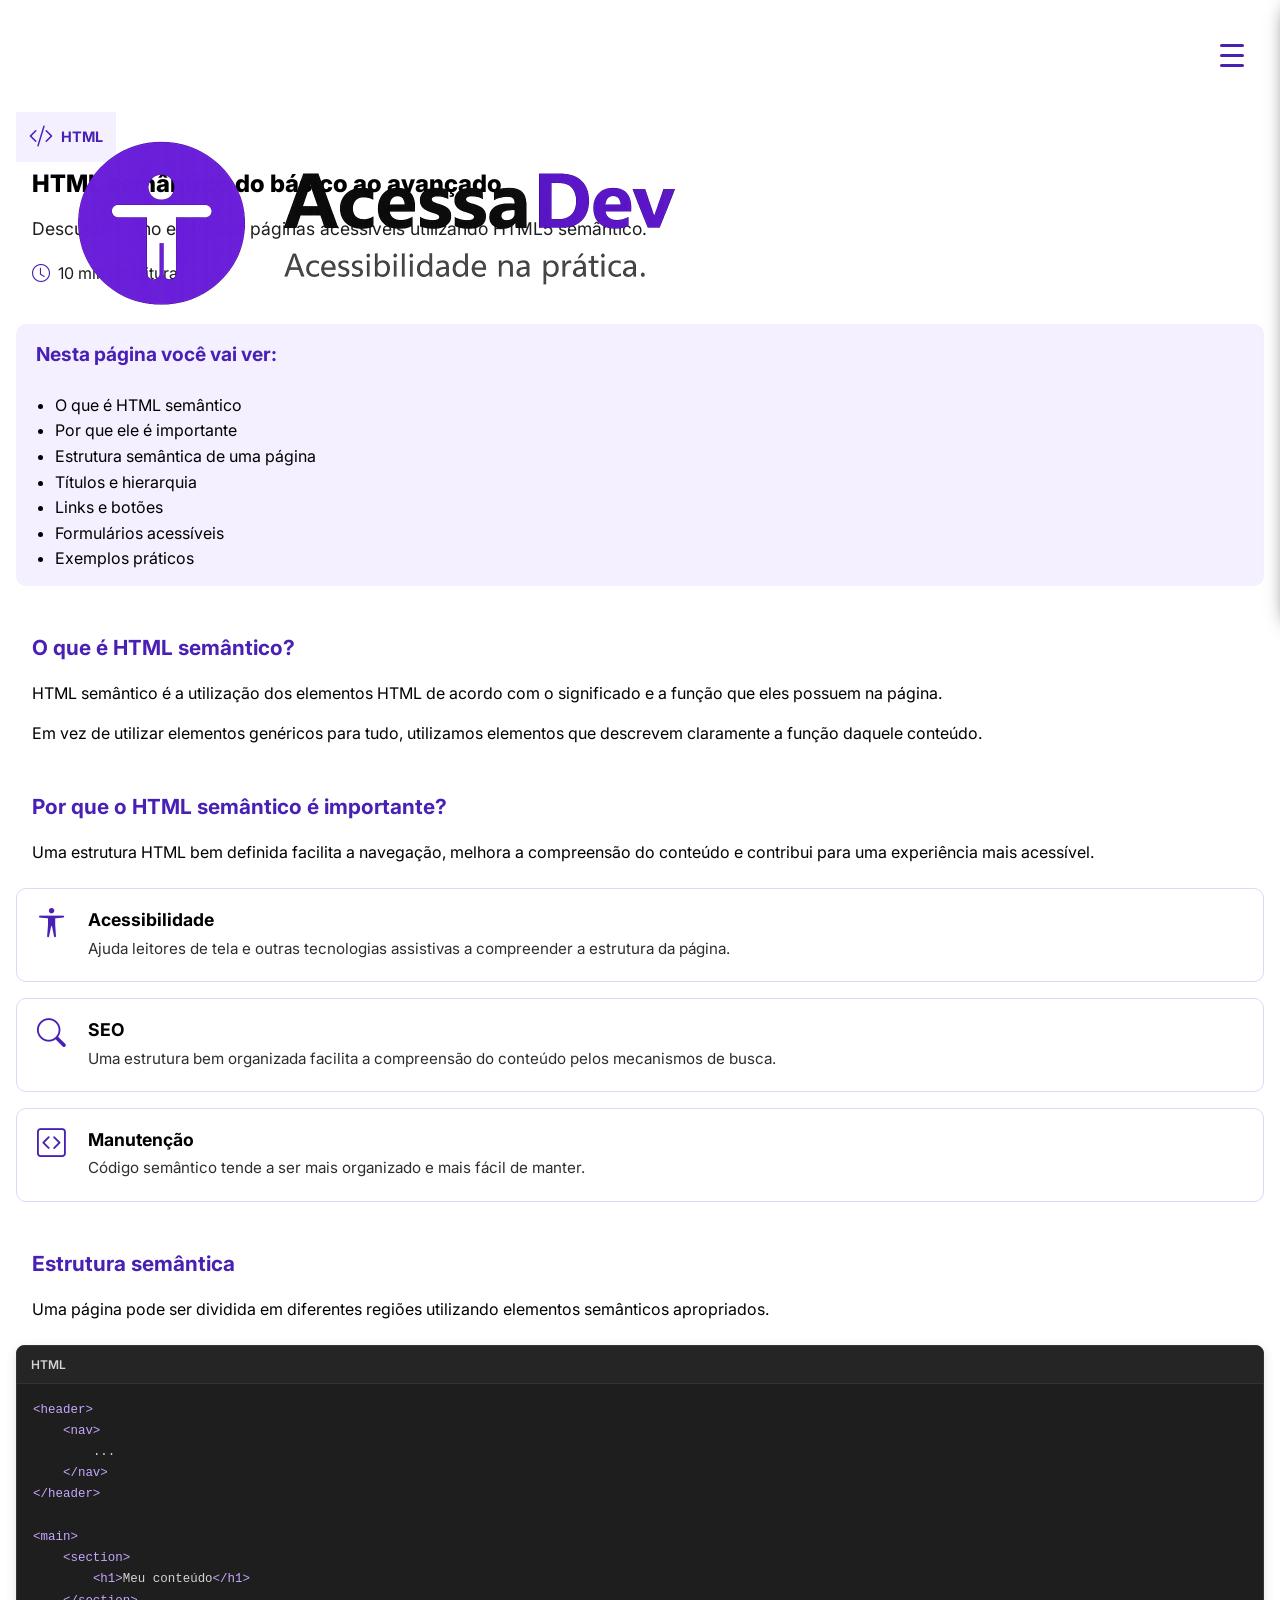
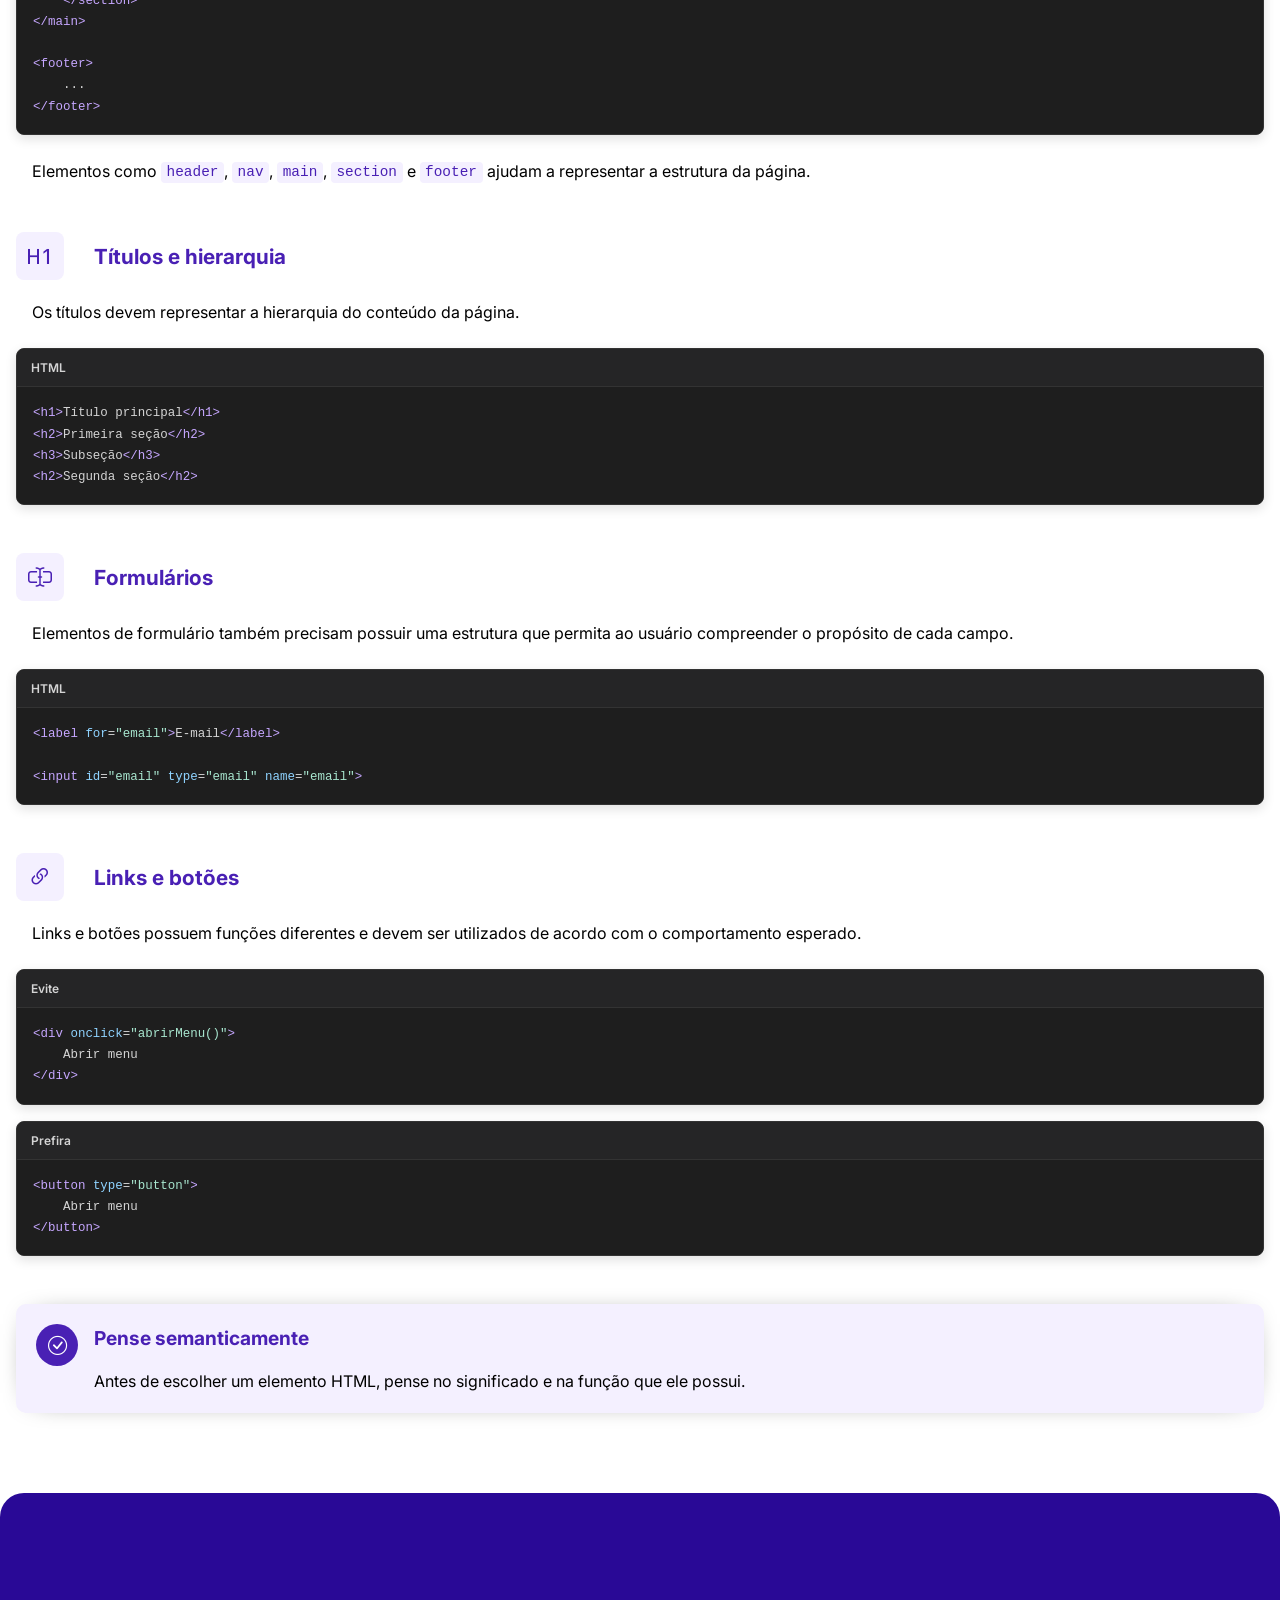
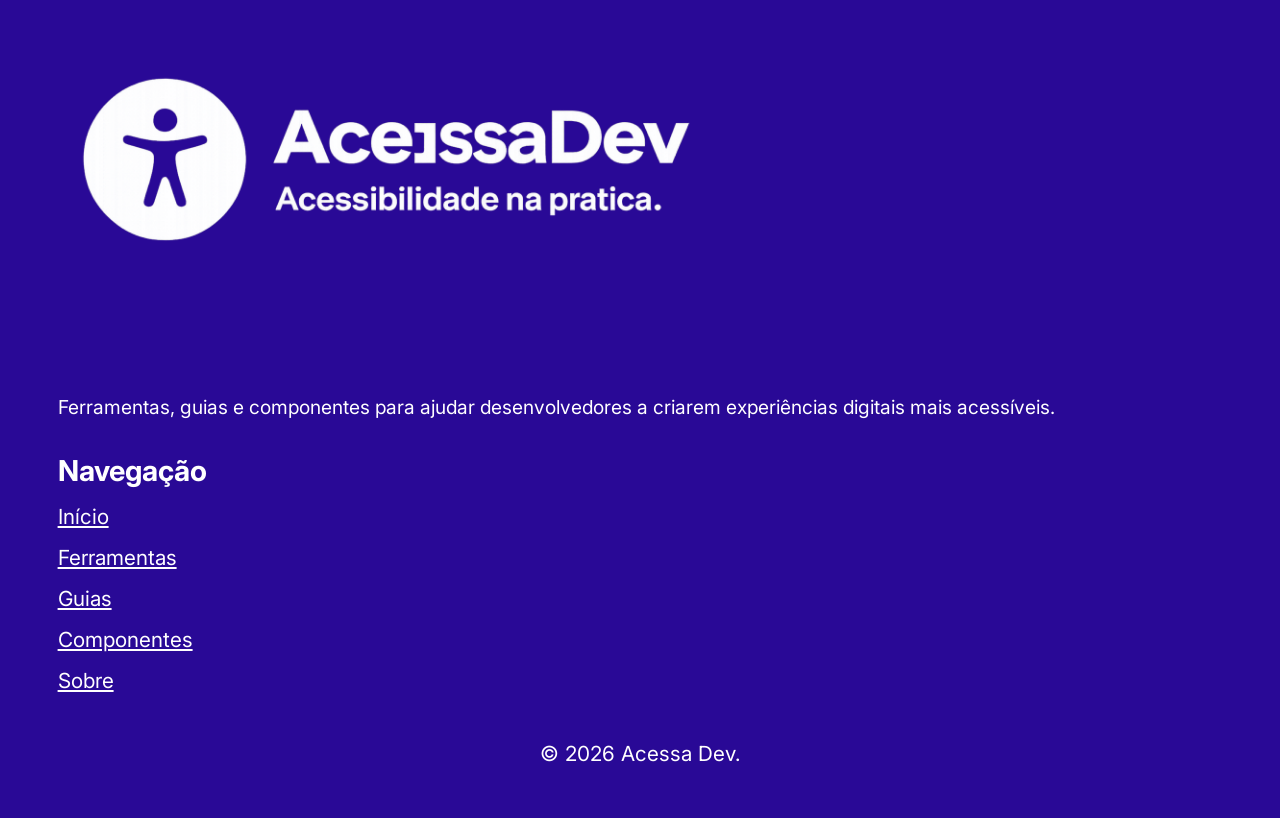
<file: Semantica.html>
<!DOCTYPE html>
<html lang="pt-br">
<head>
    <meta charset="UTF-8">
    <meta name="viewport" content="width=device-width, initial-scale=1.0">

    <link rel="preconnect" href="https://fonts.googleapis.com">
    <link rel="preconnect" href="https://fonts.gstatic.com" crossorigin>
    <link href="https://fonts.googleapis.com/css2?family=Inter:wght@300;400;500;600;700&display=swap" rel="stylesheet">
    <link rel="stylesheet" href="https://cdn.jsdelivr.net/npm/bootstrap-icons@1.11.3/font/bootstrap-icons.min.css">
    <link rel="stylesheet" href="./Semantica.css">

    <title>HTML semântico | Acessa Dev</title>
</head>
<body>
    <header>
        <a href="./index.html" class="logo">
            <img src="./IMG/logo.png" alt="Logo do Acessa Dev">
        </a>

        <nav class="navbar" aria-label="Navegação principal">
            <button class="menu-toggle" id="menu-toggle" aria-expanded="false" aria-controls="nav-list" aria-label="Abrir menu">
                <span class="bar" aria-hidden="true"></span>
                <span class="bar" aria-hidden="true"></span>
                <span class="bar" aria-hidden="true"></span>
            </button>

            <ul class="nav-list" id="nav-list">
                <li><a href="./index.html">Início</a></li>
                <li><a href="./Guias.html">Guias</a></li>
                <li><a href="./ferramentas.html">Ferramentas</a></li>
                <li><a href="#sobre">Sobre</a></li>
            </ul>
        </nav>
    </header>

    <main class="semantic-guide-page">
        <article class="semantic-guide-content">
            <header class="semantic-guide-header">
                <p class="semantic-guide-category">
                    <i class="bi bi-code-slash" aria-hidden="true"></i>
                    HTML
                </p>

                <h1>HTML semântico do básico ao avançado</h1>

                <p class="semantic-guide-introduction">Descubra como estruturar páginas acessíveis utilizando HTML5 semântico.</p>

                <p class="semantic-guide-reading-time">
                    <i class="bi bi-clock" aria-hidden="true"></i>
                    10 min de leitura
                </p>
            </header>

            <aside class="semantic-guide-summary" aria-labelledby="semantic-summary-title">
                <h2 id="semantic-summary-title">Nesta página você vai ver:</h2>

                <ul>
                    <li>O que é HTML semântico</li>
                    <li>Por que ele é importante</li>
                    <li>Estrutura semântica de uma página</li>
                    <li>Títulos e hierarquia</li>
                    <li>Links e botões</li>
                    <li>Formulários acessíveis</li>
                    <li>Exemplos práticos</li>
                </ul>
            </aside>

            <section class="semantic-guide-section" aria-labelledby="semantic-o-que-e">
                <div class="semantic-guide-section-heading">
                    <h2 id="semantic-o-que-e">O que é HTML semântico?</h2>
                </div>

                <p>HTML semântico é a utilização dos elementos HTML de acordo com o significado e a função que eles possuem na página.</p>

                <p>Em vez de utilizar elementos genéricos para tudo, utilizamos elementos que descrevem claramente a função daquele conteúdo.</p>
            </section>

            <section class="semantic-guide-section" aria-labelledby="semantic-importancia">
                <div class="semantic-guide-section-heading">
                    <h2 id="semantic-importancia">Por que o HTML semântico é importante?</h2>
                </div>

                <p>Uma estrutura HTML bem definida facilita a navegação, melhora a compreensão do conteúdo e contribui para uma experiência mais acessível.</p>

                <div class="semantic-guide-benefits">
                    <article class="semantic-guide-benefit-card">
                        <i class="bi bi-universal-access" aria-hidden="true"></i>
                        <h3>Acessibilidade</h3>
                        <p>Ajuda leitores de tela e outras tecnologias assistivas a compreender a estrutura da página.</p>
                    </article>

                    <article class="semantic-guide-benefit-card">
                        <i class="bi bi-search" aria-hidden="true"></i>
                        <h3>SEO</h3>
                        <p>Uma estrutura bem organizada facilita a compreensão do conteúdo pelos mecanismos de busca.</p>
                    </article>

                    <article class="semantic-guide-benefit-card">
                        <i class="bi bi-code-square" aria-hidden="true"></i>
                        <h3>Manutenção</h3>
                        <p>Código semântico tende a ser mais organizado e mais fácil de manter.</p>
                    </article>
                </div>
            </section>

            <section class="semantic-guide-section" aria-labelledby="semantic-estrutura">
                <div class="semantic-guide-section-heading">
                    <h2 id="semantic-estrutura">Estrutura semântica</h2>
                </div>

                <p>Uma página pode ser dividida em diferentes regiões utilizando elementos semânticos apropriados.</p>

                <figure class="semantic-guide-code">
                    <figcaption class="semantic-guide-code-header"><span>HTML</span></figcaption>
                    <pre><code><span class="code-tag">&lt;header&gt;</span>
    <span class="code-tag">&lt;nav&gt;</span>
        ...
    <span class="code-tag">&lt;/nav&gt;</span>
<span class="code-tag">&lt;/header&gt;</span>

<span class="code-tag">&lt;main&gt;</span>
    <span class="code-tag">&lt;section&gt;</span>
        <span class="code-tag">&lt;h1&gt;</span>Meu conteúdo<span class="code-tag">&lt;/h1&gt;</span>
    <span class="code-tag">&lt;/section&gt;</span>
<span class="code-tag">&lt;/main&gt;</span>

<span class="code-tag">&lt;footer&gt;</span>
    ...
<span class="code-tag">&lt;/footer&gt;</span></code></pre>
                </figure>

                <p>Elementos como <code>header</code>, <code>nav</code>, <code>main</code>, <code>section</code> e <code>footer</code> ajudam a representar a estrutura da página.</p>
            </section>

            <section class="semantic-guide-section" aria-labelledby="semantic-titulos">
                <div class="semantic-guide-section-heading">
                    <div class="semantic-guide-section-icon" aria-hidden="true">
                        <i class="bi bi-type-h1"></i>
                    </div>

                    <h2 id="semantic-titulos">Títulos e hierarquia</h2>
                </div>

                <p>Os títulos devem representar a hierarquia do conteúdo da página.</p>

                <figure class="semantic-guide-code">
                    <figcaption class="semantic-guide-code-header"><span>HTML</span></figcaption>
                    <pre><code><span class="code-tag">&lt;h1&gt;</span>Título principal<span class="code-tag">&lt;/h1&gt;</span>
<span class="code-tag">&lt;h2&gt;</span>Primeira seção<span class="code-tag">&lt;/h2&gt;</span>
<span class="code-tag">&lt;h3&gt;</span>Subseção<span class="code-tag">&lt;/h3&gt;</span>
<span class="code-tag">&lt;h2&gt;</span>Segunda seção<span class="code-tag">&lt;/h2&gt;</span></code></pre>
                </figure>
            </section>

            <section class="semantic-guide-section" aria-labelledby="semantic-formularios">
                <div class="semantic-guide-section-heading">
                    <div class="semantic-guide-section-icon" aria-hidden="true">
                        <i class="bi bi-input-cursor-text"></i>
                    </div>

                    <h2 id="semantic-formularios">Formulários</h2>
                </div>

                <p>Elementos de formulário também precisam possuir uma estrutura que permita ao usuário compreender o propósito de cada campo.</p>

                <figure class="semantic-guide-code">
                    <figcaption class="semantic-guide-code-header"><span>HTML</span></figcaption>
                    <pre><code><span class="code-tag">&lt;label</span> <span class="code-attribute">for</span>=<span class="code-value">"email"</span><span class="code-tag">&gt;</span>E-mail<span class="code-tag">&lt;/label&gt;</span>

<span class="code-tag">&lt;input</span> <span class="code-attribute">id</span>=<span class="code-value">"email"</span> <span class="code-attribute">type</span>=<span class="code-value">"email"</span> <span class="code-attribute">name</span>=<span class="code-value">"email"</span><span class="code-tag">&gt;</span></code></pre>
                </figure>
            </section>

            <section class="semantic-guide-section" aria-labelledby="semantic-links">
                <div class="semantic-guide-section-heading">
                    <div class="semantic-guide-section-icon" aria-hidden="true">
                        <i class="bi bi-link-45deg"></i>
                    </div>

                    <h2 id="semantic-links">Links e botões</h2>
                </div>

                <p>Links e botões possuem funções diferentes e devem ser utilizados de acordo com o comportamento esperado.</p>

                <div class="semantic-guide-code-comparison">
                    <figure class="semantic-guide-code">
                        <figcaption class="semantic-guide-code-header"><span>Evite</span></figcaption>
                        <pre><code><span class="code-tag">&lt;div</span> <span class="code-attribute">onclick</span>=<span class="code-value">"abrirMenu()"</span><span class="code-tag">&gt;</span>
    Abrir menu
<span class="code-tag">&lt;/div&gt;</span></code></pre>
                    </figure>

                    <figure class="semantic-guide-code">
                        <figcaption class="semantic-guide-code-header"><span>Prefira</span></figcaption>
                        <pre><code><span class="code-tag">&lt;button</span> <span class="code-attribute">type</span>=<span class="code-value">"button"</span><span class="code-tag">&gt;</span>
    Abrir menu
<span class="code-tag">&lt;/button&gt;</span></code></pre>
                    </figure>
                </div>
            </section>

            <aside class="semantic-guide-highlight">
                <i class="bi bi-check-circle" aria-hidden="true"></i>

                <div>
                    <strong>Pense semanticamente</strong>
                    <p>Antes de escolher um elemento HTML, pense no significado e na função que ele possui.</p>
                </div>
            </aside>
        </article>
    </main>

    <footer class="footer" id="sobre">
        <div class="footer-logo">
            <img src="./IMG/logo-branco.png" alt="Acessa Dev">
        </div>

        <div class="footer-descricao">
            <p>Ferramentas, guias e componentes para ajudar desenvolvedores a criarem experiências digitais mais acessíveis.</p>
        </div>

        <nav class="footer-nav" aria-label="Links do rodapé">
            <h3>Navegação</h3>

            <ul>
                <li><a href="./index.html">Início</a></li>
                <li><a href="./ferramentas.html">Ferramentas</a></li>
                <li><a href="./Guias.html">Guias</a></li>
                <li><a href="#componentes">Componentes</a></li>
                <li><a href="#sobre">Sobre</a></li>
            </ul>
        </nav>

        <div class="footer-copy">
            <p>© 2026 Acessa Dev.</p>
        </div>
    </footer>

    <script src="./script.js"></script>
</body>
</html>
</file>
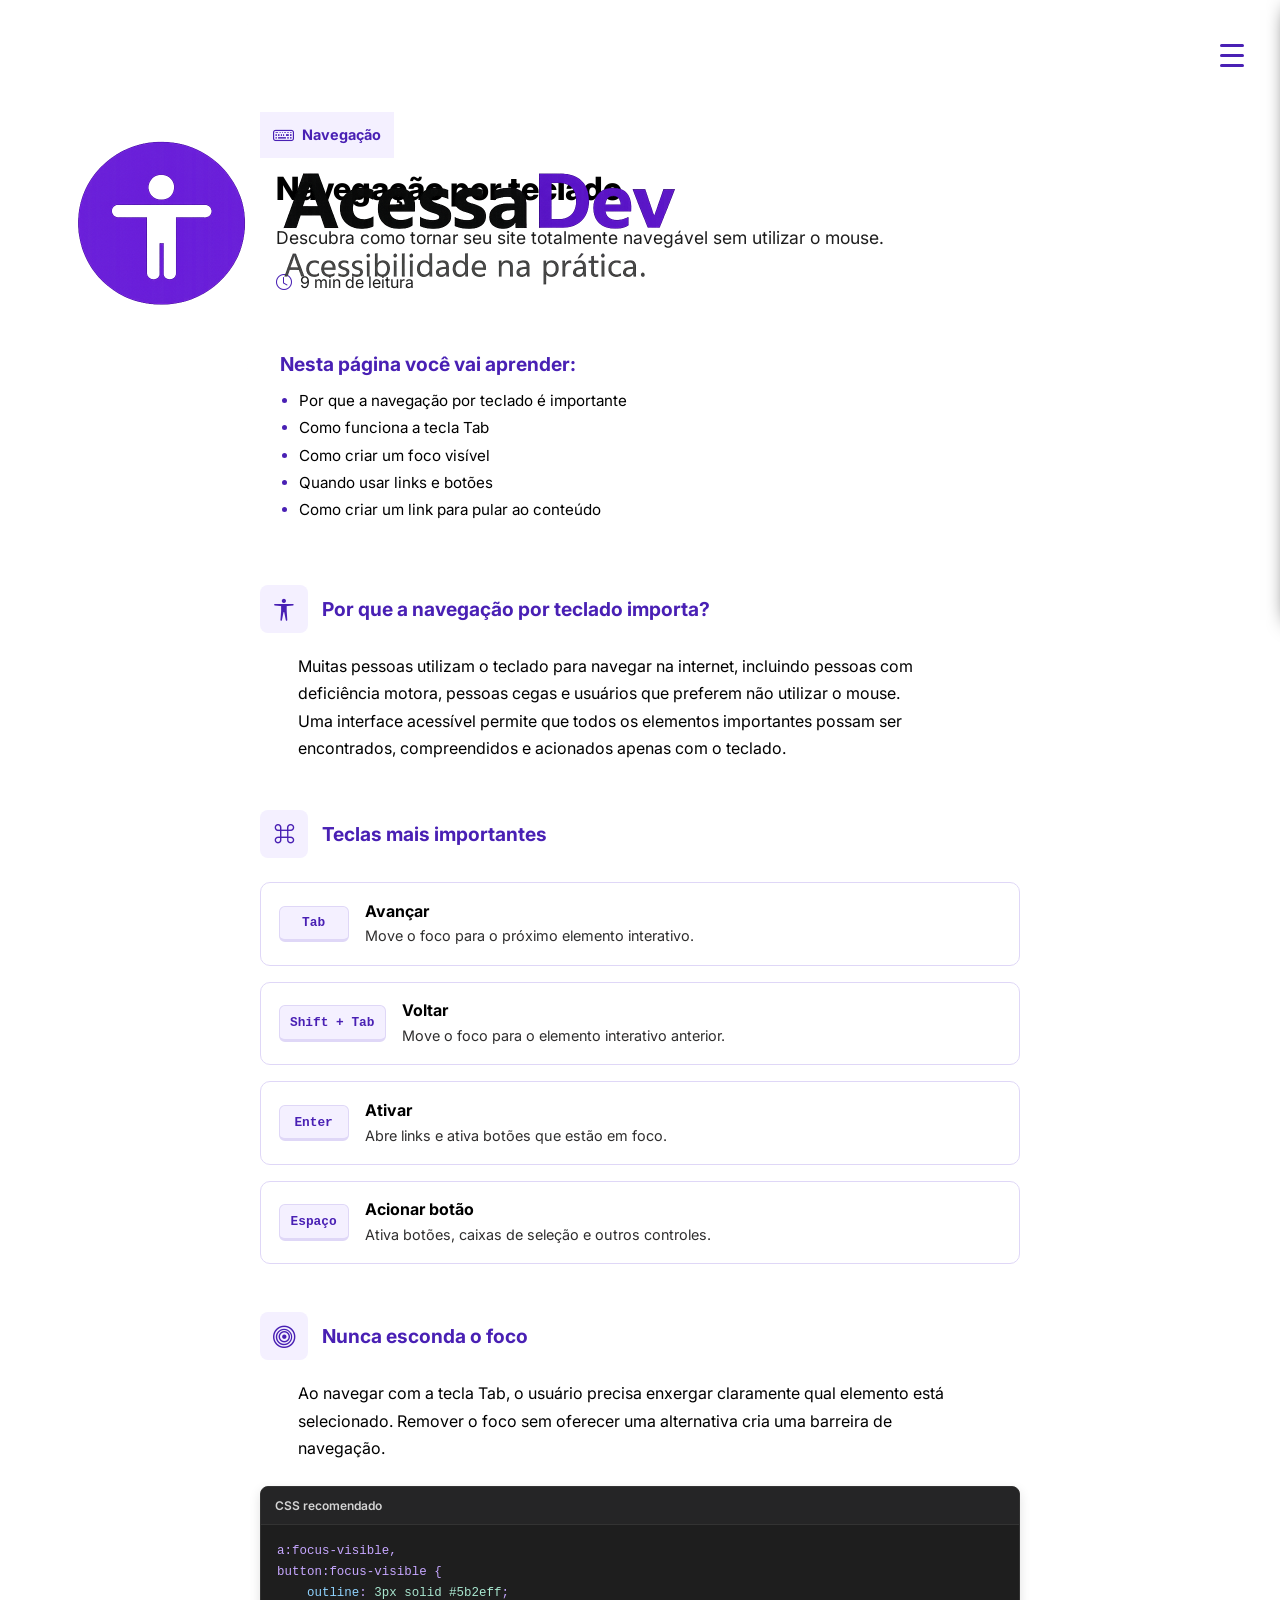
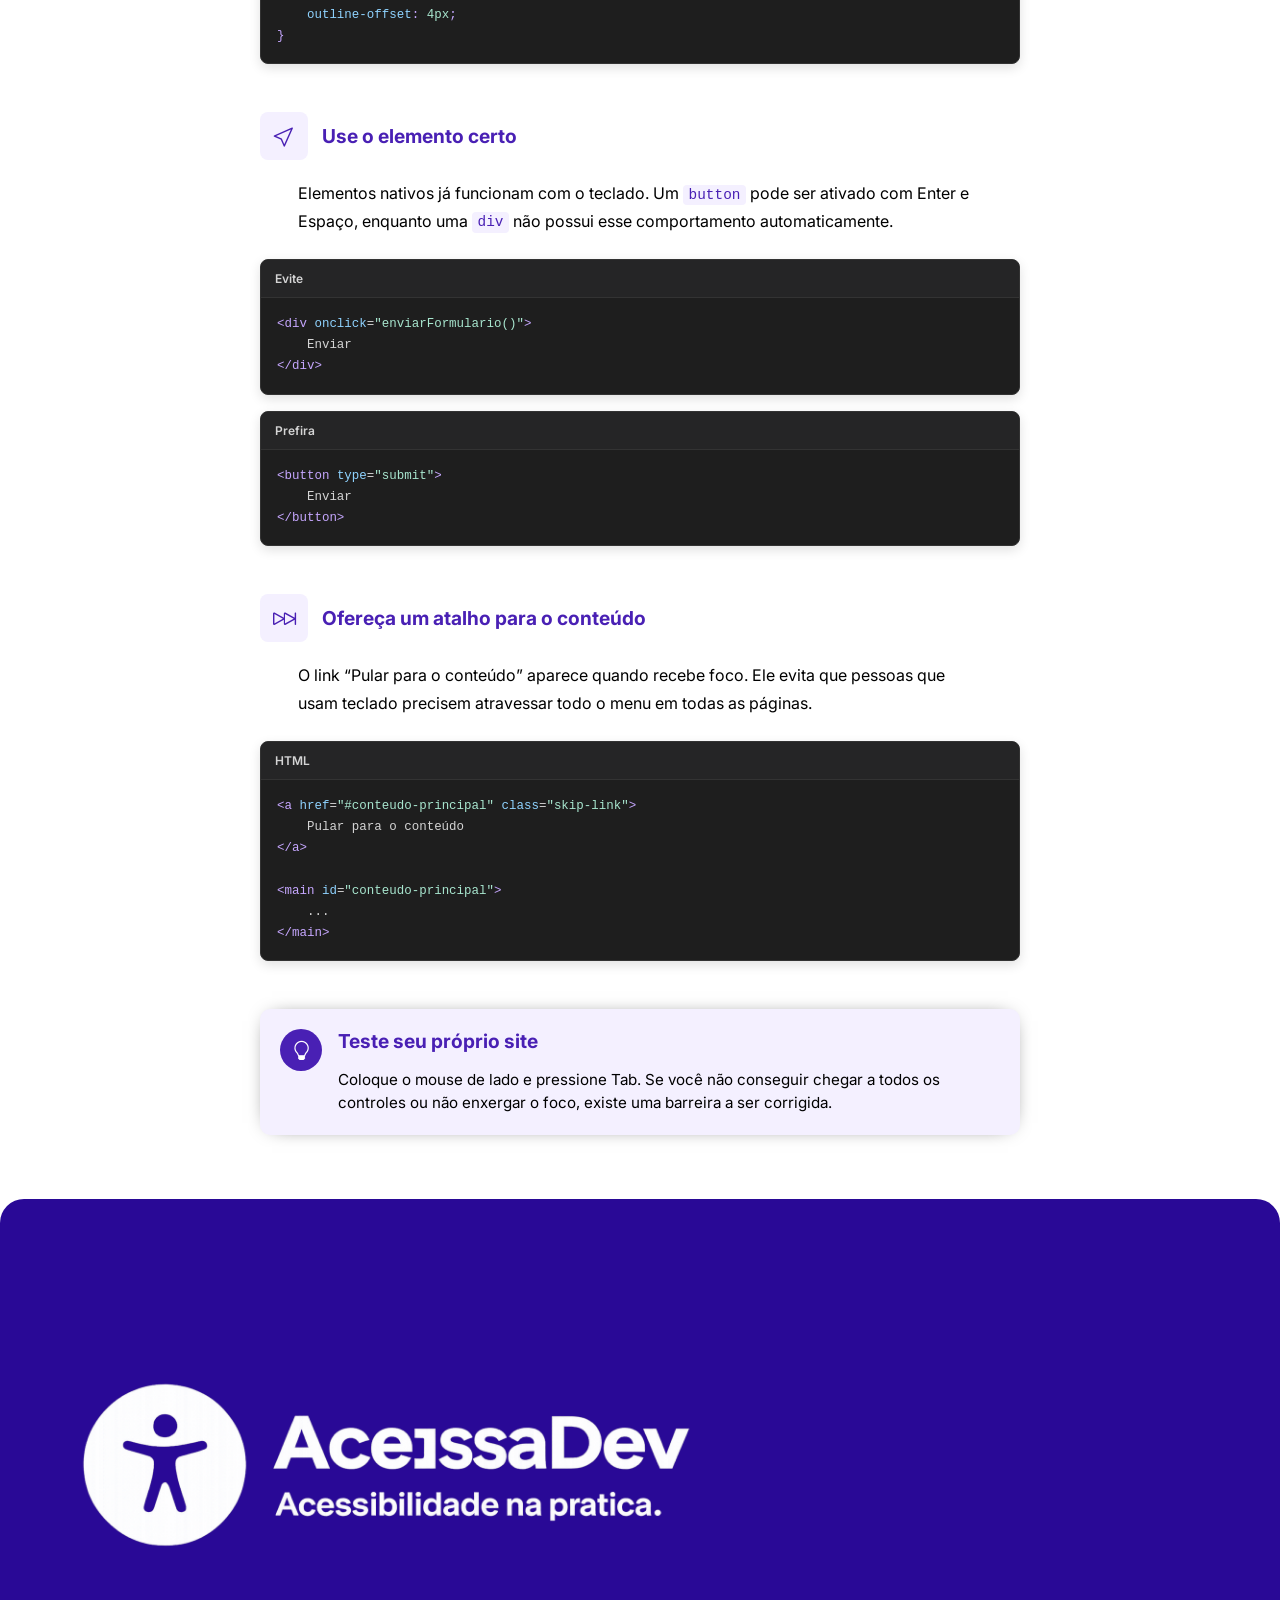
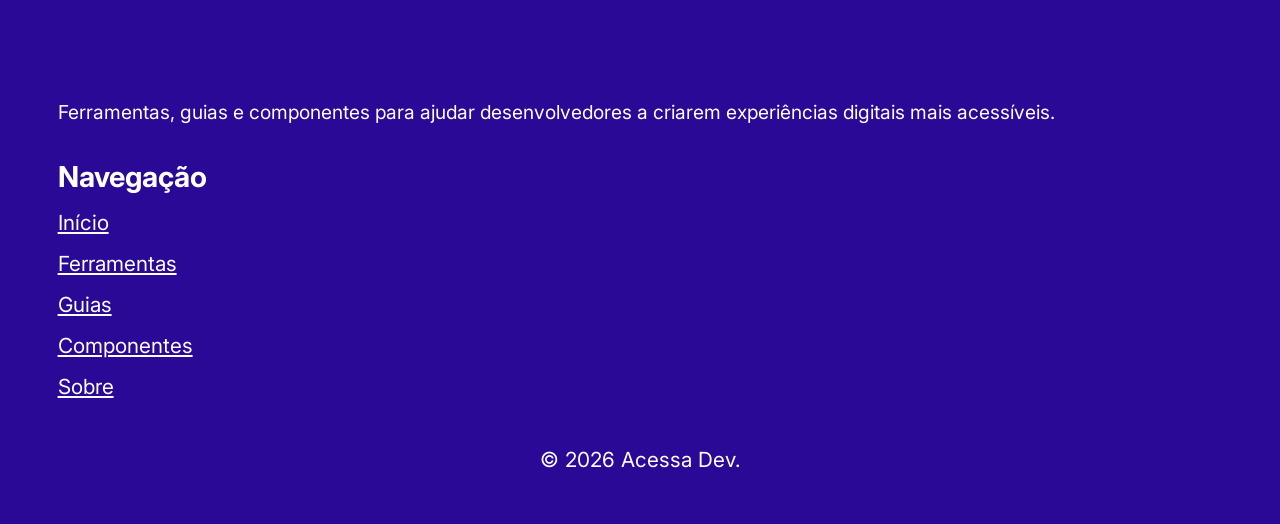
<file: Teclado.html>
<!DOCTYPE html>
<html lang="pt-br">
<head>
    <meta charset="UTF-8">
    <meta name="viewport" content="width=device-width, initial-scale=1.0">

    <link rel="preconnect" href="https://fonts.googleapis.com">
    <link rel="preconnect" href="https://fonts.gstatic.com" crossorigin>
    <link href="https://fonts.googleapis.com/css2?family=Nunito:ital,wght@0,200..1000;1,200..1000&family=Poppins:ital,wght@0,100;0,200;0,300;0,400;0,500;0,600;0,700;0,800;0,900;1,100;1,200;1,300;1,400;1,500;1,600;1,700;1,800;1,900&display=swap" rel="stylesheet">

    <link rel="stylesheet" href="https://cdn.jsdelivr.net/npm/bootstrap-icons@1.11.3/font/bootstrap-icons.min.css">
    <link rel="stylesheet" href="https://cdnjs.cloudflare.com/ajax/libs/font-awesome/6.5.0/css/all.min.css">
    <link rel="stylesheet" href="./Teclado.css">

    <title>Acessibilidade digital | Acessa Dev</title>
</head>
<body>
    <header>
        <a href="./ferramentas.html" class="logo">
            <img src="./IMG/logo.png" alt="Logo do Acessa Dev">
        </a>

        <nav class="navbar" aria-label="Navegação principal">
            <button class="menu-toggle" id="menu-toggle" aria-expanded="false" aria-controls="nav-list" aria-label="Abrir menu">
                <span class="bar" aria-hidden="true"></span>
                <span class="bar" aria-hidden="true"></span>
                <span class="bar" aria-hidden="true"></span>
            </button>

            <ul class="nav-list" id="nav-list">
                <li><a href="./index.html">Início</a></li>
                <li><a href="./Guias.html">Guias</a></li>
                <li><a href="./ferramentas.html">Ferramentas</a></li>
                <li><a href="#sobre">Sobre</a></li>
            </ul>
        </nav>
    </header>

    <main class="keyboard-guide-page">
        <article class="keyboard-guide-content">
            <header class="keyboard-guide-header">
                <p class="keyboard-guide-category">
                    <i class="bi bi-keyboard" aria-hidden="true"></i>
                    Navegação
                </p>

                <h1>Navegação por teclado</h1>

                <p class="keyboard-guide-introduction">Descubra como tornar seu site totalmente navegável sem utilizar o mouse.</p>

                <p class="keyboard-guide-reading-time">
                    <i class="bi bi-clock" aria-hidden="true"></i>
                    9 min de leitura
                </p>
            </header>

            <aside class="keyboard-guide-summary" aria-labelledby="keyboard-summary-title">
                <h2 id="keyboard-summary-title">Nesta página você vai aprender:</h2>

                <ul>
                    <li>Por que a navegação por teclado é importante</li>
                    <li>Como funciona a tecla Tab</li>
                    <li>Como criar um foco visível</li>
                    <li>Quando usar links e botões</li>
                    <li>Como criar um link para pular ao conteúdo</li>
                </ul>
            </aside>

            <section class="keyboard-guide-section" aria-labelledby="keyboard-importancia">
                <div class="keyboard-guide-section-heading">
                    <div class="keyboard-guide-section-icon" aria-hidden="true">
                        <i class="bi bi-universal-access"></i>
                    </div>

                    <h2 id="keyboard-importancia">Por que a navegação por teclado importa?</h2>
                </div>

                <p>Muitas pessoas utilizam o teclado para navegar na internet, incluindo pessoas com deficiência motora, pessoas cegas e usuários que preferem não utilizar o mouse.</p>

                <p>Uma interface acessível permite que todos os elementos importantes possam ser encontrados, compreendidos e acionados apenas com o teclado.</p>
            </section>

            <section class="keyboard-guide-section" aria-labelledby="keyboard-teclas">
                <div class="keyboard-guide-section-heading">
                    <div class="keyboard-guide-section-icon" aria-hidden="true">
                        <i class="bi bi-command"></i>
                    </div>

                    <h2 id="keyboard-teclas">Teclas mais importantes</h2>
                </div>

                <div class="keyboard-guide-keys">
                    <article class="keyboard-guide-key-card">
                        <kbd>Tab</kbd>
                        <div>
                            <h3>Avançar</h3>
                            <p>Move o foco para o próximo elemento interativo.</p>
                        </div>
                    </article>

                    <article class="keyboard-guide-key-card">
                        <kbd>Shift + Tab</kbd>
                        <div>
                            <h3>Voltar</h3>
                            <p>Move o foco para o elemento interativo anterior.</p>
                        </div>
                    </article>

                    <article class="keyboard-guide-key-card">
                        <kbd>Enter</kbd>
                        <div>
                            <h3>Ativar</h3>
                            <p>Abre links e ativa botões que estão em foco.</p>
                        </div>
                    </article>

                    <article class="keyboard-guide-key-card">
                        <kbd>Espaço</kbd>
                        <div>
                            <h3>Acionar botão</h3>
                            <p>Ativa botões, caixas de seleção e outros controles.</p>
                        </div>
                    </article>
                </div>
            </section>

            <section class="keyboard-guide-section" aria-labelledby="keyboard-foco">
                <div class="keyboard-guide-section-heading">
                    <div class="keyboard-guide-section-icon" aria-hidden="true">
                        <i class="bi bi-bullseye"></i>
                    </div>

                    <h2 id="keyboard-foco">Nunca esconda o foco</h2>
                </div>

                <p>Ao navegar com a tecla Tab, o usuário precisa enxergar claramente qual elemento está selecionado. Remover o foco sem oferecer uma alternativa cria uma barreira de navegação.</p>

                <figure class="keyboard-guide-code">
                    <figcaption class="keyboard-guide-code-header"><span>CSS recomendado</span></figcaption>
                    <pre><code><span class="code-tag">a</span><span class="code-tag">:focus-visible</span><span class="code-tag">,</span>
<span class="code-tag">button</span><span class="code-tag">:focus-visible</span> <span class="code-tag">{</span>
    <span class="code-attribute">outline</span><span class="code-tag">:</span> <span class="code-value">3px solid #5b2eff</span><span class="code-tag">;</span>
    <span class="code-attribute">outline-offset</span><span class="code-tag">:</span> <span class="code-value">4px</span><span class="code-tag">;</span>
<span class="code-tag">}</span></code></pre>
                </figure>
            </section>

            <section class="keyboard-guide-section" aria-labelledby="keyboard-botoes">
                <div class="keyboard-guide-section-heading">
                    <div class="keyboard-guide-section-icon" aria-hidden="true">
                        <i class="bi bi-cursor"></i>
                    </div>

                    <h2 id="keyboard-botoes">Use o elemento certo</h2>
                </div>

                <p>Elementos nativos já funcionam com o teclado. Um <code>button</code> pode ser ativado com Enter e Espaço, enquanto uma <code>div</code> não possui esse comportamento automaticamente.</p>

                <div class="keyboard-guide-code-comparison">
                    <figure class="keyboard-guide-code">
                        <figcaption class="keyboard-guide-code-header"><span>Evite</span></figcaption>
                        <pre><code><span class="code-tag">&lt;div</span> <span class="code-attribute">onclick</span>=<span class="code-value">"enviarFormulario()"</span><span class="code-tag">&gt;</span>
    Enviar
<span class="code-tag">&lt;/div&gt;</span></code></pre>
                    </figure>

                    <figure class="keyboard-guide-code">
                        <figcaption class="keyboard-guide-code-header"><span>Prefira</span></figcaption>
                        <pre><code><span class="code-tag">&lt;button</span> <span class="code-attribute">type</span>=<span class="code-value">"submit"</span><span class="code-tag">&gt;</span>
    Enviar
<span class="code-tag">&lt;/button&gt;</span></code></pre>
                    </figure>
                </div>
            </section>

            <section class="keyboard-guide-section" aria-labelledby="keyboard-pular">
                <div class="keyboard-guide-section-heading">
                    <div class="keyboard-guide-section-icon" aria-hidden="true">
                        <i class="bi bi-skip-forward"></i>
                    </div>

                    <h2 id="keyboard-pular">Ofereça um atalho para o conteúdo</h2>
                </div>

                <p>O link “Pular para o conteúdo” aparece quando recebe foco. Ele evita que pessoas que usam teclado precisem atravessar todo o menu em todas as páginas.</p>

                <figure class="keyboard-guide-code">
                    <figcaption class="keyboard-guide-code-header"><span>HTML</span></figcaption>
                    <pre><code><span class="code-tag">&lt;a</span> <span class="code-attribute">href</span>=<span class="code-value">"#conteudo-principal"</span> <span class="code-attribute">class</span>=<span class="code-value">"skip-link"</span><span class="code-tag">&gt;</span>
    Pular para o conteúdo
<span class="code-tag">&lt;/a&gt;</span>

<span class="code-tag">&lt;main</span> <span class="code-attribute">id</span>=<span class="code-value">"conteudo-principal"</span><span class="code-tag">&gt;</span>
    ...
<span class="code-tag">&lt;/main&gt;</span></code></pre>
                </figure>
            </section>

            <aside class="keyboard-guide-highlight">
                <i class="bi bi-lightbulb" aria-hidden="true"></i>

                <div>
                    <strong>Teste seu próprio site</strong>
                    <p>Coloque o mouse de lado e pressione Tab. Se você não conseguir chegar a todos os controles ou não enxergar o foco, existe uma barreira a ser corrigida.</p>
                </div>
            </aside>
        </article>
    </main>


    <!-- footer -->
   <footer class="footer" id="sobre">
        <div class="footer-logo">
            <img src="./IMG/logo-branco.png" alt="Acessa Dev">
        </div>

        <div class="footer-descricao">
            <p>Ferramentas, guias e componentes para ajudar desenvolvedores a criarem experiências digitais mais acessíveis.</p>
        </div>

        <nav class="footer-nav" aria-label="Links do rodapé">
            <h3>Navegação</h3>

            <ul>
                <li><a href="./index.html">Início</a></li>
                <li><a href="./ferramentas.html">Ferramentas</a></li>
                <li><a href="./Guias.html">Guias</a></li>
                <li><a href="#componentes">Componentes</a></li>
                <li><a href="#sobre">Sobre</a></li>
            </ul>
        </nav>

        <div class="footer-copy">
            <p>© 2026 Acessa Dev.</p>
        </div>
    </footer>

    <script src="./script.js"></script>
</body>
</html>
</file>
<file: style.css>
:root {

    --background: #ffff;
    --botoes: #4920B4;
    --texto: #000;
    --text-secundário: #2f2e2e00;
}

@import url('https://fonts.googleapis.com/css2?family=Inter:wght@300;400;500;600;700&display=swap');

* {
    margin: 0;
    padding: 0;
    box-sizing: border-box;
    -webkit-tap-highlight-color: transparent;
}

html {
    scroll-behavior: smooth;
}

body{
    background-color: var(--background);
    font-family: "Inter", sans-serif;
}

.logo img{
    width: 60%;
    height: auto;
    display: block;
    position: fixed;
    top: -10px;
    left: 0;
    z-index: 5;
}

.navbar{
    display: flex;
    align-items: center;
    justify-content: space-around;
    flex-direction: column;
    position: fixed;
    top: 0;
    width: 100%;
    height: 100px;
    z-index: 4;
    background-color: var(--background)
}

.menu-toggle{
    width: 30px;
    height: 30px;
    border: none;
    background-color: transparent;
    cursor: pointer;
    position: fixed;
    top: 40px;
    right: 30px;
    z-index: 2;
    display: flex;
    flex-direction: column;
    justify-content: center;
    gap: 7px;
}

.menu-toggle::before {
    content: '';
    position: absolute;
    top: -10px;  
    bottom: -10px;
    left: -10px;  
    right: -10px; 
}

.menu-toggle:focus-visible{
    outline:3px solid #5B2EFF;
    outline-offset:6px;
    border-radius:16px;
}

.menu-toggle .bar{
    width: 80%;
    height: 3px;
    position: relative;
    border-radius: 3px;
    transition: all .5s ease-in-out;
    transform-origin: center;
    display: block;
    background-color: var(--botoes);
}

.menu-toggle.active .bar:nth-child(1){
    transform: translateY(9px) rotate(45deg);
}
.menu-toggle.active .bar:nth-child(2){
    opacity: 0;
}
.menu-toggle.active .bar:nth-child(3){
    transform: translateY(-11px) rotate(-45deg);
}

.nav-list{
    position: absolute;
    top: 0;
    right: 0;
    width: 45%;
    height: 70dvh;
    list-style-type: none;
    background-color: var(--background);
    transform: translateX(100%);
    transition: transform 1s ease-in-out;
    z-index: 1;
    box-shadow: 0 0 20px -10px black;
    border-radius: 10px;
}

.nav-list.active{
    transform: translateX(0); 
}

.nav-list li{
    margin: 20px;
    padding-top: 60px;
}

.nav-list a{
    text-decoration: none;
    font-size: 1.3rem;
}

.nav-list a:focus-visible{
     outline:3px solid #5B2EFF;
    outline-offset:6px;
    border-radius:16px;
}

.secao-principal {
    margin-top: 8rem;
    padding: 0 2rem;
}

h1{
    font-size: 2rem;
    line-height: 1.3;
    margin-bottom: 1rem;
}

h1 span{
    color: var(--botoes);
}

.secao-principal p{
    font-size: 1.2rem;
    color: #3c3c3c;
    margin-bottom: 2rem;
    font-weight: 300;
}

.botao-comecar{
    display: inline-flex;
    align-items: center;
    justify-content: center;
    padding: 1rem 2rem;
    gap: .5rem;
    margin: 0 auto;
    background-color: #4920B4;
    height: 60px;
    width: 90%;
    border-radius: 10px;
    text-decoration: none;
    margin-left: 15px;
    color: var(--background);
    font-size: 1.5rem;
    font-weight: 500;
    cursor: pointer;
}

.botao-comecar:focus-visible{
    outline:3px solid #5B2EFF;
    outline-offset:6px;
    border-radius:16px;
}

.botao-comecar i{
    font-size: 1.5rem;
    align-items: center;
    display: flex;
    margin-left: 5px;
}

.botao-projeto{
    display: inline-flex;
    align-items: center;
    justify-content: center;
    padding: 1rem 2rem;
    gap: .5rem;
    margin: 0 auto;
    background-color: transparent;
    border: 2px solid rgb(234, 232, 232);
    height: 60px;
    width: 90%;
    border-radius: 10px;
    text-decoration: none;
    margin-left: 15px;
    color: var(--texto);
    font-size: 1.3rem;
    font-weight: bold;
    margin-top: 20px;
    cursor: pointer;
    box-shadow: 0 0 10px -6px black;
}

.botao-projeto:focus-visible{
    outline:3px solid #5B2EFF;
    outline-offset:6px;
    border-radius:16px;
}

.img-decorativa img{
    width: 100%;
    height: auto;
}

.acessibilidade{
    padding: 3rem 1.5rem;
}

.acessibilidade h2{
    font-size: 1.8rem;
    text-align: center;
    margin-bottom: 2rem;
    color: var(--botoes);
    margin-top: 2rem;
}

.acessibilidade p{
    font-size: 1rem;
    line-height: 1.5;
}

.container-acessibilidade{
    display: flex;
    flex-direction: column;
    gap: 2rem;
}

.acessibilidade-item{
    display: flex;
    gap: 1.5rem;
}

.acessibilidade-icone{
    width: 70px;
    height: 70px;
    display: flex;
    justify-content: center;
    align-items: center;
}

.acessibilidade-icone i{
    font-size: 2rem;
    color: #4920B4;
    font-weight: bold;
}

.acessibilidade-conteudo h3{
    font-size: 1.3rem;
    margin-bottom: .5rem;
    color: #111827;
}

.recursos{
    padding: 3rem 1rem;
}

.tag{
    display: inline-block;
    margin-bottom: 1rem;
    padding: .45rem .9rem;
    background-color: #f1edfa;
    color: #5B2EFF;
    font-size: 1rem;
    font-weight: 700;
    border-radius: 10px;
    margin-left: 10px;
}

.recursos h2{
    font-size: 2rem;
    line-height: 1.3;
    color: var(--texto);
    margin-bottom: 3rem;
    margin-left: 20px;
}

.recursos-lista{
    display: flex;
    flex-direction: column;
    gap: 1rem;
}

.recurso-card{
    display: flex;
    align-items: center;
    gap: 2rem;
    padding: 1.2rem 1rem;
    text-decoration: none;
    color: #000;
    cursor: pointer;
    box-shadow: 0 0 10px -6px black;
}

.recurso-icone i{
    font-size: 2rem;
    color: var(--botoes);
    font-weight: bold;
}

.recurso-conteudo h3{
    margin-bottom: .45rem;
    font-size: 1.3rem;
    color: #000;
}

.recurso-conteudo p{
    font-size: 1rem;
    line-height: 1.5;
}

.seta{
    color: var(--botoes);
    font-size: 1.5rem;
}

.recurso-card:focus-visible{
    outline:3px solid #5B2EFF;
    outline-offset:6px;
    border-radius:16px;
}

.decoração img{
    width: 100%;
    height: auto;
}

/* Passo a Passo */

.passos{
    padding: 3rem 1rem;
}

.passos h2{
    font-size: 2rem;
    line-height: 1.3;
    margin-bottom: 3rem;
    margin-left: 20px;
}

.passos-lista{
    display: flex;
    flex-direction: column;
    gap: 2rem;
}

.passo{
    display: flex;
    gap: 1.5rem;
    align-items: flex-start;
    border-bottom: 2px dotted var(--botoes);
    padding: 1.5rem;
}

.passs-icone{
    position: relative;
    display: flex;
    flex-direction: column;
    align-items: center;
}

.numero{
    position: relative;
    display: flex;
    justify-content: center;
    align-items: flex-end;
    color: var(--botoes);
    padding: 1rem;
    border-radius: 50%;
    font-size: 1.5rem;
    font-weight: bold;
    margin-top: 20px;
}

.passo-conteudo{
    padding-top: .5rem;
}

.passo-conteudo h3{
    margin: 1rem 0 .5rem;
    font-size: 1.4rem;
}

.passo-conteudo p{
    font-size: 1.1rem;
    line-height: 1.1;
    color: #000;
}

/* Área de diferencial */

.diferencial-card{
   display: flex;
   flex-direction: column;
   align-items: center;
   gap: 2rem;
   padding: 3rem;
   background-color: #290996;
   color: var(--background);
   text-align: center;
   border-radius: 20px;
   box-shadow: 0 0 20px -11px black;
   max-width: 90%;
   margin: 30px auto;
}

.diferencial-card p{
    font-size: 1.1;
    font-weight: 300;
}


.img-diferencial img{
    width: 100%;
    margin: 0 auto;
    display: block;
}

.botao-diferencial{
    background-color: var(--background);
    color: var(--botoes);
    height: 50px;
    width: 120%;
    text-decoration: none;
    display: flex;
    align-items: center;
    justify-content: center;
    padding: 1rem;
    font-size: 1.2rem;
    text-align: center;
    font-weight: bold;
    border-radius: 10px;
    cursor: pointer;
}

.botao-diferencial:focus-visible{
    outline:3px solid #fff;
    outline-offset:6px;
    border-radius:16px;
}

/* FOOTER */

.footer{
    background-color: #290996;
    color: #fff;
    padding: 2rem 1.6rem;
    border-radius: 24px 24px 0 0;
    margin-top: 5rem;
}

.footer-logo img{
    width: 60%;
    margin-left: .3rem;
}

.footer-descricao p{
    font-size: 1.2rem;
    margin-left: 2rem;
    line-height: 1.7;
    margin-top: -30px;
    margin-bottom: 30px;
}

.footer-nav{
    margin-bottom: 3rem;
}

.footer-nav h3{
    margin-bottom: 1rem;
    font-size: 1.8rem;
    font-weight: 700;
    margin-left: 2rem;
}

.footer-nav ul{
    list-style-type: none;
}

.footer-nav li{
    margin-bottom: .9rem;
    margin-left: 2rem;
}

.footer-nav a{
    font-size: 1.3rem;
    color: var(--background);
    text-decoration: none;
    cursor: pointer;
}

.footer-nav a:focus-visible{
    outline: 2px solid #FFFFFF;
    outline-offset: 4px;
    border-radius: 4px;
}

.footer-copy{
    text-align: center;
    font-size: 1.3rem;
    margin-bottom: 20px;
}
</file>
<file: Acessibilidade.css>
:root {
    --background: #ffff;
    --botoes: #4920B4;
    --texto: #000;
    --text-secundário: #2f2e2e00;
    --roxo-claro: #f4f0ff;
    --roxo-destaque: #dfd7f7;
}

@import url('https://fonts.googleapis.com/css2?family=Inter:wght@300;400;500;600;700&display=swap');

* {
    margin: 0;
    padding: 0;
    box-sizing: border-box;
    -webkit-tap-highlight-color: transparent;
}

html {
    scroll-behavior: smooth;
}

body{
    background-color: var(--background);
    font-family: "Inter", sans-serif;
}

.logo img{
    width: 60%;
    height: auto;
    display: block;
    position: fixed;
    top: -10px;
    left: 0;
    z-index: 5;
}

.navbar{
    display: flex;
    align-items: center;
    justify-content: space-around;
    flex-direction: column;
    position: fixed;
    top: 0;
    width: 100%;
    height: 100px;
    z-index: 4;
    background-color: var(--background)
}

.menu-toggle{
    width: 30px;
    height: 30px;
    border: none;
    background-color: transparent;
    cursor: pointer;
    position: fixed;
    top: 40px;
    right: 30px;
    z-index: 2;
    display: flex;
    flex-direction: column;
    justify-content: center;
    gap: 7px;
}

.menu-toggle::before {
    content: '';
    position: absolute;
    top: -10px;  
    bottom: -10px;
    left: -10px;  
    right: -10px; 
}

.menu-toggle:focus-visible{
    outline:3px solid #5B2EFF;
    outline-offset:6px;
    border-radius:16px;
}

.menu-toggle .bar{
    width: 80%;
    height: 3px;
    position: relative;
    border-radius: 3px;
    transition: all .5s ease-in-out;
    transform-origin: center;
    display: block;
    background-color: var(--botoes);
}

.menu-toggle.active .bar:nth-child(1){
    transform: translateY(9px) rotate(45deg);
}
.menu-toggle.active .bar:nth-child(2){
    opacity: 0;
}
.menu-toggle.active .bar:nth-child(3){
    transform: translateY(-11px) rotate(-45deg);
}

.nav-list{
    position: absolute;
    top: 0;
    right: 0;
    width: 45%;
    height: 70dvh;
    list-style-type: none;
    background-color: var(--background);
    transform: translateX(100%);
    transition: transform 1s ease-in-out;
    z-index: 1;
    box-shadow: 0 0 20px -10px black;
    border-radius: 10px;
}

.nav-list.active{
    transform: translateX(0); 
}

.nav-list li{
    margin: 20px;
    padding-top: 60px;
}

.nav-list a{
    text-decoration: none;
    font-size: 1.3rem;
}

.nav-list a:focus-visible{
     outline:3px solid #5B2EFF;
    outline-offset:6px;
    border-radius:16px;
}

/* PÁGINA */
.accessibility-guide-page {
    width: 100%;
    padding: 2rem 1rem 4rem;
}

.accessibility-guide-content {
    width: 100%;
    max-width: 760px;
    margin: 0 auto;
}


/* CABEÇALHO DO ARTIGO */
.accessibility-guide-header {
    padding-top: 5rem;
    margin-bottom: 2rem;
}


/* CATEGORIA */
.accessibility-guide-category {
    display: inline-flex;
    align-items: center;
    gap: .5rem;
    margin-bottom: 1.25rem;
    padding: .55rem .8rem;
    background-color: var(--roxo-claro);
    color: var(--botoes);
    font-size: 1rem;
    font-weight: 700;
}

.accessibility-guide-category i {
    font-size: 1.2rem;
}


/* TÍTULO */
.accessibility-guide-header h1 {
    margin-bottom: 1rem;
    color: var(--texto);
    font-size: 1.8rem;
    line-height: 1.2;
    font-weight: 800;
    margin-left: 1rem;
}


/* INTRODUÇÃO */
.accessibility-guide-introduction {
    margin-bottom: 1.5rem;
    color: var(--texto-secundario);
    font-size: 1.05rem;
    line-height: 1.5;
    margin-left: 1rem;
    hyphens: auto;
}


/* TEMPO DE LEITURA */
.accessibility-guide-header .accessibility-guide-reading-time {
    display: inline-flex;
    align-items: center;
    gap: .5rem;
    color: var(--texto-secundario);
    font-size: .85rem;
    margin-left: 1rem;
}

.accessibility-guide-header .accessibility-guide-reading-time i {
    color: var(--botoes);
    font-size: 1rem;
}


/* RESUMO */

.accessibility-guide-summary {
    margin-bottom: 3rem;
    padding: 1.25rem;
    background-color: var(--roxo-claro);
    border-radius: 10px;
}

.accessibility-guide-summary h2 {
    margin-bottom: 1rem;
    color: var(--texto);
    font-size: 1.2rem;
    line-height: 1.4;
    color: var(--botoes);
}

.accessibility-guide-summary ul {
    display: flex;
    flex-direction: column;
    gap: .7rem;
    padding-left: 1.2rem;
}

.accessibility-guide-summary li {
    color: var(--texto);
    font-size: .95rem;
    line-height: 1;

}

.accessibility-guide-summary li::marker {
    color: var(--botoes);
}


/* RECURSO */
.accessibility-guide-resource {
    margin-bottom: 2rem;
    display: flex;
    align-items: center;
}


.accessibility-guide-resource p {
    margin-left: .5rem;
    font-size: 1rem;

}

.accessibility-guide-resource strong {
    color: var(--botoes);
    margin-left: .5rem;
}


/* SEÇÕES */
.accessibility-guide-section {
    margin-bottom: 3rem;
}


/* CABEÇALHO DA SEÇÃO */
.accessibility-guide-section-heading {
    display: flex;
    align-items: center;
    gap: .9rem;
    margin-bottom: 1.5rem;

}


/* ÍCONE DA SEÇÃO */
.accessibility-guide-section-icon {
    width: 48px;
    height: 48px;
    flex-shrink: 0;
    display: flex;
    align-items: center;
    justify-content: center;
    background-color: var(--roxo-claro);
    border-radius: 8px;
    color: var(--botoes);
    font-size: 1.4rem;
}

/* TÍTULO DA SEÇÃO */
.accessibility-guide-section-heading h2 {
    color: var(--botoes);
    font-size: 1.4rem;
    line-height: 1.3;
    font-weight: 800;
    margin-left: 1rem;
}

/* TEXTO */
.accessibility-guide-section > p {
    margin-bottom: 1rem;
    color: var(--texto);
    font-size: 1rem;
    line-height: 1.7;
    margin-left: 1rem;
    hyphens: auto;
}

.accessibility-guide-section > p:last-child {
    margin-bottom: 0;
}

/* DESTAQUE */
.accessibility-guide-highlight {
    display: flex;
    align-items: flex-start;
    gap: 1rem;
    margin-bottom: -5rem;
    padding: 1.25rem;
    background-color: var(--roxo-claro);
    border-radius: 10px;

}

.accessibility-guide-highlight > i {
    flex-shrink: 0;
    color: var(--botoes);
    font-size: 1.5rem;

}

.accessibility-guide-highlight p {
    color: var(--texto);
    font-size: .95rem;
    line-height: 1.5;
}

.accessibility-guide-highlight strong {
    color: var(--botoes);
}


/* CARDS DE BENEFÍCIOS */
.accessibility-guide-benefits {
    display: grid;
    grid-template-columns: 1fr;
    gap: 1rem;
    margin-top: 1.5rem;
}

/* CARD DE BENEFÍCIO */
.accessibility-guide-benefit-card {
    padding: 1.25rem;
    background-color: var(--roxo-claro);
    border-radius: 10px;
    box-shadow: 0 0 15px 0 rgba(0, 0, 0, 0.18);
}

.accessibility-guide-benefit-card > i {
    display: block;
    margin-bottom: 1rem;
    color: var(--botoes);
    font-size: 1.6rem;
}

.accessibility-guide-benefit-card h3 {
    margin-bottom: .5rem;
    color: var(--texto);
    font-size: 1.05rem;
    line-height: 1.3;
}

.accessibility-guide-benefit-card p {
    color: var(--texto-secundario);
    font-size: .95rem;
    line-height: 1.5;
}

/* TIPOS DE ACESSIBILIDADE */
.accessibility-guide-types {
    display: flex;
    flex-wrap: wrap;
    gap: .7rem;
    margin: 1.5rem 0;
    list-style: none;
}

.accessibility-guide-types li {
    display: inline-flex;
    align-items: center;
    gap: .5rem;
    padding: .65rem .85rem;
    background-color: var(--roxo-claro);
    border-radius: 999px;
    color: var(--texto);
    font-size: .9rem;
    font-weight: 600;
}

.accessibility-guide-types i {
    color: var(--botoes);
    font-size: 1rem;
}


/* FOCO */
a:focus-visible, button:focus-visible, summary:focus-visible {
    outline: 3px solid var(--roxo-focus);
    outline-offset: 4px;
    border-radius: 4px;
}


/* FOOTER */
.footer{
    background-color: #290996;
    color: #fff;
    padding: 2rem 1.6rem;
    border-radius: 24px 24px 0 0;
    margin-top: 5rem;
}

.footer-logo img{
    width: 60%;
    margin-left: .3rem;
}

.footer-descricao p{
    font-size: 1.2rem;
    margin-left: 2rem;
    line-height: 1.7;
    margin-top: -30px;
    margin-bottom: 30px;
}

.footer-nav{
    margin-bottom: 3rem;
}

.footer-nav h3{
    margin-bottom: 1rem;
    font-size: 1.8rem;
    font-weight: 700;
    margin-left: 2rem;
}

.footer-nav ul{
    list-style-type: none;
}

.footer-nav li{
    margin-bottom: .9rem;
    margin-left: 2rem;
}

.footer-nav a{
    font-size: 1.3rem;
    color: var(--background);
    text-decoration: none;
    cursor: pointer;
}

.footer-nav a:focus-visible{
    outline: 2px solid #FFFFFF;
    outline-offset: 4px;
    border-radius: 4px;
}

.footer-copy{
    text-align: center;
    font-size: 1.3rem;
    margin-bottom: 20px;
}

/* REDUÇÃO DE MOVIMENTO */
@media (prefers-reduced-motion: reduce) {
    html {
        scroll-behavior: auto;
    }

    *, *::before, *::after {
        transition-duration: 0.01ms !important;
        animation-duration: 0.01ms !important;
        animation-iteration-count: 1 !important;
    }
}
</file>
<file: Contraste-ferramenta.css>
:root {

    --background: #ffff;
    --botoes: #4920B4;
    --texto: #000;
    --text-secundário: #2f2e2e00;
}

@import url('https://fonts.googleapis.com/css2?family=Inter:wght@300;400;500;600;700&display=swap');

* {
    margin: 0;
    padding: 0;
    box-sizing: border-box;
    -webkit-tap-highlight-color: transparent;
}

html {
    scroll-behavior: smooth;
}

body{
    background-color: var(--background);
    font-family: "Inter", sans-serif;
}

.logo img{
    width: 60%;
    height: auto;
    display: block;
    position: fixed;
    top: -10px;
    left: 0;
    z-index: 5;
}

.navbar{
    display: flex;
    align-items: center;
    justify-content: space-around;
    flex-direction: column;
    position: fixed;
    top: 0;
    width: 100%;
    height: 100px;
    z-index: 4;
    background-color: var(--background)
}

.menu-toggle{
    width: 30px;
    height: 30px;
    border: none;
    background-color: transparent;
    cursor: pointer;
    position: fixed;
    top: 40px;
    right: 30px;
    z-index: 2;
    display: flex;
    flex-direction: column;
    justify-content: center;
    gap: 7px;
}

.menu-toggle::before {
    content: '';
    position: absolute;
    top: -10px;  
    bottom: -10px;
    left: -10px;  
    right: -10px; 
}

.menu-toggle:focus-visible{
    outline:3px solid #5B2EFF;
    outline-offset:6px;
    border-radius:16px;
}

.menu-toggle .bar{
    width: 80%;
    height: 3px;
    position: relative;
    border-radius: 3px;
    transition: all .5s ease-in-out;
    transform-origin: center;
    display: block;
    background-color: var(--botoes);
}

.menu-toggle.active .bar:nth-child(1){
    transform: translateY(9px) rotate(45deg);
}
.menu-toggle.active .bar:nth-child(2){
    opacity: 0;
}
.menu-toggle.active .bar:nth-child(3){
    transform: translateY(-11px) rotate(-45deg);
}

.nav-list{
    position: absolute;
    top: 0;
    right: 0;
    width: 45%;
    height: 70dvh;
    list-style-type: none;
    background-color: var(--background);
    transform: translateX(100%);
    transition: transform 1s ease-in-out;
    z-index: 1;
    box-shadow: 0 0 20px -10px black;
    border-radius: 10px;
}

.nav-list.active{
    transform: translateX(0); 
}

.nav-list li{
    margin: 20px;
    padding-top: 60px;
}

.nav-list a{
    text-decoration: none;
    font-size: 1.3rem;
}

.nav-list a:focus-visible{
     outline:3px solid #5B2EFF;
    outline-offset:6px;
    border-radius:16px;
}



/* =========================================
   CONTAINER
========================================= */

.contrast-cool {
    padding: 5rem 1rem 4rem;
}

.container {
    width: 100%;
}

/* =========================================
   CABEÇALHO
========================================= */

.contrast-cool h1 {
    margin: 4rem 0 2rem;
    color: var(--botoes);
    font-size: 1.8rem;
    line-height: 1.2;
    text-align: center;
}

.container > p {
    max-width: 760px;
    margin: 0 0 3rem;
    color: var(--texto);
    font-size: 1.3rem;
    line-height: 1.4;
    text-align:center;
}


/* =========================================
   CARDS PRINCIPAIS
========================================= */

.contrast-colors,
.contrast-result,
.contrast-preview {
    margin-bottom: 1rem;
    padding: 1.25rem;
    box-shadow: 0 0 20px -12px var(--texto);
    background: var(--branco);
}

.contrast-colors h2,
.contrast-result h2,
.contrast-preview h2 {
    margin: 1rem 0;
    font-size: 1.25rem;
    line-height: 1.3;
    color: var(--botoes);
}

/* =========================================
   CAMPOS DE CORES
========================================= */

.color-field {
    margin-bottom: 2rem;
}

.color-field:last-child {
    margin-bottom: 0;
}

.color-field > label {
    display: block;
    margin-bottom: 1rem;
    font-weight: 500;
}

.color-control {
    display: flex;
    align-items: center;
    gap: .80rem;
    color: #290996;
}

/* =========================================
   COLOR PICKER
========================================= */

.color-control input[type="color"] {
    width: 50px;
    height: 50px;
    padding: 0;
    border-radius: 10px;
    cursor: pointer;
    border: none;
    overflow: hidden;
    box-shadow: 0 0 20px -10px var(--texto);
}

.color-control input[type="color"]:focus-visible {
    outline: 3px solid var(--roxo);
    outline-offset: 3px;
}

.color-control input[type="color"]::-webkit-color-swatch-wrapper {
    padding: 0;
}

.color-control input[type="color"]::-webkit-color-swatch {
    border: 0;
    border-radius: 9px;
}


/* =========================================
   HEX
========================================= */

.hex-wrapper {
    min-width: 0;
    flex: 1;
    display: flex;
    align-items: center;
    border: none;
    box-shadow: 0 0 20px -12px var(--texto);
    border-radius: 10px;
    overflow: hidden;
    background: #FFFFFF;
}

.hex-wrapper:focus-visible{
     outline: 3px solid var(--roxo);
    outline-offset: 3px;
}

.hex-wrapper input[type="text"] {
    width: 100%;
    min-width: 0;
    padding: 1rem;
    border: 0;
    outline: 0;
    background: transparent;
    color: var(--botoes);
    font-size: 1.2rem;
    font-weight: 700;
}

.copy-button {
    width: 48px;
    height: 48px;
    flex-shrink: 0;
    display: grid;
    place-items: center;
    border: 0;
    background: transparent;
    color: var(--botoes);
    cursor: pointer;
    font-size: 1.15rem;
}

.copy-button:focus-visible {
    outline: 3px solid var(--botoes);
    outline-offset: -3px;
}

/* =========================================
   MENSAGENS DE ERRO
========================================= */

.field-error {
    display: block;
    min-height: 1.25rem;
    margin-top: .4rem;
    color: red;
    font-size: .8rem;
}

/* =========================================
   TROCAR CORES
========================================= */
.swap-button {
    width: 100%;
    min-height: 50px;
    display: flex;
    align-items: center;
    justify-content: center;
    margin: 1rem auto;
    background: var(--background);
    color: var(--botoes);
    cursor: pointer;
    font-size: 2rem;
    border: none;
}

.swap-button:focus-visible {
    outline: 3px solid var(--botoes);
    outline-offset: 3px;
}

/* =========================================
   RESULTADO
========================================= */
.contrast-score {
    display: flex;
    align-items: center;
    flex-wrap: wrap;
    gap: .75rem;
    margin-bottom: 1rem;
}

.contrast-score strong {
    color: var(--texto);
    font-size: 3rem;
    line-height: 1;
    font-weight: bold;
}

.level-badge {
    display: inline-flex;
    align-items: center;
    justify-content: center;
    min-height: 36px;
    padding: .35rem .9rem;
    border-radius: 999px;
    background: var(--sucesso-bg);
    color: var(--sucesso);
    font-size: .9rem;
    font-weight: 800;
}


/* =========================================
   MENSAGEM
========================================= */

.contrast-result h3 {
    margin: .75rem 0 .4rem;
    font-size: 1.6rem;
    line-height: 1.3;
}

.contrast-result > p {
    margin: 0 0 1.25rem;
    color: var(--texto);
    line-height: 1.6;
}


/* =========================================
   RESULTADOS WCAG
========================================= */
.wcag-row {
    display: flex;
    align-items: center;
    justify-content: space-between;
    gap: 3rem;
    min-height: 58px;
    padding: .75rem;
    font-size: 1rem;
    font-weight: 700;

}

.wcag-row small {
    display: block;
    margin-top: .3rem;
    color: var(--botoes);
    font-size: .85rem;
    font-weight: 400;
}

.wcag-status {
    display: flex;
    align-items: center;
    gap: .35rem;
    flex-shrink: 0;
}

.status {
    display: inline-flex;
    align-items: center;
    justify-content: center;
    min-width: 42px;
    min-height: 30px;
    padding: .25rem .5rem;
    border-radius: 7px;
    background: var(--erro-bg);
    color: var(--erro);
    font-size: .75rem;
    font-weight: 800;
}

.status.passed {
    background: var(--background);
    color: #087443;
    font-size: 1rem;
}

.status.failed {
    background: var(--erro-bg);
    color: var(--erro);
}

.wcag-status i {
    color: var(--sucesso);

    font-size: 1.25rem;
}

/* =========================================
   DETALHES TÉCNICOS
========================================= */
.technical-details {
    margin-top: 1rem;
}

.technical-details summary {
    color: var(--botoes);
    cursor: pointer;
    font-weight: 700;
}

.technical-details summary:focus-visible {
    outline: 3px solid var(--roxo);
    outline-offset: 4px;
    border-radius: 4px;
}

.technical-content {
    padding-top: 1rem;
    color: var(--texto-secundario);
    font-size: .9rem;
    line-height: 1.6;
}

.technical-content p {
    margin: 0 0 .75rem;
}

.technical-content p:last-child {
    margin-bottom: 0;
}


/* =========================================
   PRÉ-VISUALIZAÇÃO
========================================= */
.preview-box {
    min-height: 220px;
    display: flex;
    flex-direction: column;
    align-items: center;
    justify-content: center;
    padding: 2rem;
    border: 1px solid var(--borda);
    border-radius: 12px;
    text-align: center;
    transition:
        background-color .2s ease,
        color .2s ease;
}

.preview-box h3 {
    margin: 0 0 .75rem;
    font-family: "Poppins", sans-serif;
    font-size: clamp(1.5rem, 5vw, 3rem);
    line-height: 1.2;
}

.preview-box p {
    max-width: 90%;
    margin: 0;
    font-size: 1rem;
    line-height: 1.6;
}


/* FOOOTER */
.footer{
    background-color: #290996;
    color: #fff;
    padding: 2rem 1.6rem;
    border-radius: 24px 24px 0 0;
    margin-top: 5rem;
}

.footer-logo img{
    width: 60%;
    margin-left: .3rem;
}

.footer-descricao p{
    font-size: 1.2rem;
    margin-left: 2rem;
    line-height: 1.7;
    margin-top: -30px;
    margin-bottom: 30px;
}

.footer-nav{
    margin-bottom: 3rem;
}

.footer-nav h3{
    margin-bottom: 1rem;
    font-size: 1.8rem;
    font-weight: 700;
    margin-left: 2rem;
}

.footer-nav ul{
    list-style-type: none;
}

.footer-nav li{
    margin-bottom: .9rem;
    margin-left: 2rem;
}

.footer-nav a{
    font-size: 1.3rem;
    color: var(--background);
    text-decoration: none;
    cursor: pointer;
}

.footer-nav a:focus-visible{
    outline: 2px solid #FFFFFF;
    outline-offset: 4px;
    border-radius: 4px;
}

.footer-copy{
    text-align: center;
    font-size: 1.3rem;
    margin-bottom: 20px;
}
</file>
<file: ferramentas.css>
:root {
    --background: #ffff;
    --botoes: #4920B4;
    --texto: #000;
    --text-secundário: #2f2e2e00;
    
}

@import url('https://fonts.googleapis.com/css2?family=Inter:wght@300;400;500;600;700&display=swap');

* {
    margin: 0;
    padding: 0;
    box-sizing: border-box;
    -webkit-tap-highlight-color: transparent;
}

html {
    scroll-behavior: smooth;
}

body{
    background-color: var(--background);
    font-family: "Inter", sans-serif;
}

.logo img{
    width: 60%;
    height: auto;
    display: block;
    position: fixed;
    top: -10px;
    left: 0;
    z-index: 5;
}

.navbar{
    display: flex;
    align-items: center;
    justify-content: space-around;
    flex-direction: column;
    position: fixed;
    top: 0;
    width: 100%;
    height: 100px;
    z-index: 4;
    background-color: var(--background)
}

.menu-toggle{
    width: 30px;
    height: 30px;
    border: none;
    background-color: transparent;
    cursor: pointer;
    position: fixed;
    top: 40px;
    right: 30px;
    z-index: 2;
    display: flex;
    flex-direction: column;
    justify-content: center;
    gap: 7px;
}

.menu-toggle::before {
    content: '';
    position: absolute;
    top: -10px;  
    bottom: -10px;
    left: -10px;  
    right: -10px; 
}

.menu-toggle:focus-visible{
    outline:3px solid #5B2EFF;
    outline-offset:6px;
    border-radius:16px;
}

.menu-toggle .bar{
    width: 80%;
    height: 3px;
    position: relative;
    border-radius: 3px;
    transition: all .5s ease-in-out;
    transform-origin: center;
    display: block;
    background-color: var(--botoes);
}

.menu-toggle.active .bar:nth-child(1){
    transform: translateY(9px) rotate(45deg);
}
.menu-toggle.active .bar:nth-child(2){
    opacity: 0;
}
.menu-toggle.active .bar:nth-child(3){
    transform: translateY(-11px) rotate(-45deg);
}

.nav-list{
    position: absolute;
    top: 0;
    right: 0;
    width: 45%;
    height: 70dvh;
    list-style-type: none;
    background-color: var(--background);
    transform: translateX(100%);
    transition: transform 1s ease-in-out;
    z-index: 1;
    box-shadow: 0 0 20px -10px black;
    border-radius: 10px;
}

.nav-list.active{
    transform: translateX(0); 
}

.nav-list li{
    margin: 20px;
    padding-top: 60px;
}

.nav-list a{
    text-decoration: none;
    font-size: 1.3rem;
}

.nav-list a:focus-visible{
     outline:3px solid #5B2EFF;
    outline-offset:6px;
    border-radius:16px;
}

.secao-principal {
    margin-top: 8rem;
    padding: 0 2rem;
}

h1{
    font-size: 1.5rem;
    line-height: 1.3;
    margin-bottom: 1rem;
}

h1 span{
    color: var(--botoes);
}

.secao-principal p{
    font-size: 1.2rem;
    color: #3c3c3c;
    margin-bottom: 2rem;
    font-weight: 500;
}

.tools{
    padding: 1rem 1rem;
}

.tools .container{
    max-width: 90%;
    margin: 0 auto;
}

.tools-grid{
    display: grid;
    grid-template-columns: 1fr;
    gap: 1.5rem;
}

.tools-card{
    box-shadow: 0 0 20px -12px black;
    border-radius: 15px;
    padding: 20px;
    display: flex;
    flex-direction: column;
    text-decoration: none;
}

.tools-card:focus-visible{
     outline:3px solid #5B2EFF;
    outline-offset:6px;
    border-radius:16px;
}

.tools-icon{
    border-radius: 18px;
    display: flex;
    justify-content: center;
    align-items: center;
    margin-bottom: 1.1rem;
}

.tools-icon h2{
    color: #000;
    font-size: 1.1rem;
    text-align: start;
}

.paragrafo{
    color: #000;
    font-size: 1.1rem;
    margin: 30px auto;
    text-align: center;
}

.tools-link{
    color: blue;
    text-decoration: underline;
    margin-left: 125px;
    font-size: 1rem;
    font-weight: 600;
}

/* FINAL */
.final{
    padding: 2rem 1rem;
}

.final-container{
    display: flex;
    flex-direction: column;
    background: linear-gradient(360deg, #ffffff, #dcbbfb);
    border-radius: 20px;
    box-shadow: 0 0 20px -12px black;
    padding: 30px;
}

.final-container h3{
    font-size: 1.5rem;
    text-align: center;
    color: var(--botoes);
    font-weight: bold;
    margin-bottom: 30px;
}

.final-container p{
    font-size: 1.1rem;
    text-align: left;
    font-weight: 500;
}

/* FOOTER */
.footer{
    background-color: #290996;
    color: #fff;
    padding: 2rem 1.6rem;
    border-radius: 24px 24px 0 0;
    margin-top: 5rem;
}

.footer-logo img{
    width: 60%;
    margin-left: .3rem;
}

.footer-descricao p{
    font-size: 1.2rem;
    margin-left: 2rem;
    line-height: 1.7;
    margin-top: -30px;
    margin-bottom: 30px;
}

.footer-nav{
    margin-bottom: 3rem;
}

.footer-nav h3{
    margin-bottom: 1rem;
    font-size: 1.8rem;
    font-weight: 700;
    margin-left: 2rem;
}

.footer-nav ul{
    list-style-type: none;
}

.footer-nav li{
    margin-bottom: .9rem;
    margin-left: 2rem;
}

.footer-nav a{
    font-size: 1.3rem;
    color: var(--background);
    text-decoration: none;
    cursor: pointer;
}

.footer-nav a:focus-visible{
    outline: 2px solid #FFFFFF;
    outline-offset: 4px;
    border-radius: 4px;
}

.footer-copy{
    text-align: center;
    font-size: 1.3rem;
    margin-bottom: 20px;
}
</file>
<file: Formulario.css>
@import url('https://fonts.googleapis.com/css2?family=Inter:wght@300;400;500;600;700&display=swap');

:root {
    --background: #ffffff;
    --botoes: #4920b4;
    --texto: #000000;
    --texto-secundario: #5f6070;
    --roxo-claro: #f4f0ff;
    --roxo-focus: #5b2eff;
    --sucesso: #087443;
    --sucesso-bg: #ddf8e8;
    --erro: #b42318;
    --erro-bg: #fde8e8;
    --borda: #e5e7eb;
    --codigo-fundo: #17151f;
    --codigo-topo: #211e2b;
    --codigo-texto: #f5f1ff;
    --codigo-tag: #c6a7ff;
    --codigo-atributo: #8fd3ff;
    --codigo-valor: #a8e6cf;
}

* {
    margin: 0;
    padding: 0;
    box-sizing: border-box;
    -webkit-tap-highlight-color: transparent;
}

html {
    scroll-behavior: smooth;
}

body {
    background-color: var(--background);
    font-family: "Inter", sans-serif;
}

.logo img {
    width: 60%;
    height: auto;
    display: block;
    position: fixed;
    top: -10px;
    left: 0;
    z-index: 5;
}

.navbar {
    display: flex;
    align-items: center;
    justify-content: space-around;
    flex-direction: column;
    position: fixed;
    top: 0;
    width: 100%;
    height: 100px;
    z-index: 4;
    background-color: var(--background);
}

.menu-toggle {
    width: 30px;
    height: 30px;
    border: none;
    background-color: transparent;
    cursor: pointer;
    position: fixed;
    top: 40px;
    right: 30px;
    z-index: 2;
    display: flex;
    flex-direction: column;
    justify-content: center;
    gap: 7px;
}

.menu-toggle::before {
    content: "";
    position: absolute;
    top: -10px;
    right: -10px;
    bottom: -10px;
    left: -10px;
}

.menu-toggle:focus-visible {
    outline: 3px solid #5b2eff;
    outline-offset: 6px;
    border-radius: 16px;
}

.menu-toggle .bar {
    width: 80%;
    height: 3px;
    position: relative;
    border-radius: 3px;
    transition: all .5s ease-in-out;
    transform-origin: center;
    display: block;
    background-color: var(--botoes);
}

.menu-toggle.active .bar:nth-child(1) {
    transform: translateY(9px) rotate(45deg);
}

.menu-toggle.active .bar:nth-child(2) {
    opacity: 0;
}

.menu-toggle.active .bar:nth-child(3) {
    transform: translateY(-11px) rotate(-45deg);
}

.nav-list {
    position: absolute;
    top: 0;
    right: 0;
    width: 45%;
    height: 70dvh;
    list-style-type: none;
    background-color: var(--background);
    transform: translateX(100%);
    transition: transform 1s ease-in-out;
    z-index: 1;
    box-shadow: 0 0 20px -10px black;
    border-radius: 10px;
}

.nav-list.active {
    transform: translateX(0);
}

.nav-list li {
    margin: 20px;
    padding-top: 60px;
}

.nav-list a {
    text-decoration: none;
    font-size: 1.3rem;
}

.nav-list a:focus-visible {
    outline: 3px solid #5b2eff;
    outline-offset: 6px;
    border-radius: 16px;
}

/* PÁGINA */
.form-page {
    width: 100%;
    padding: 6rem 1rem 4rem;
}

.form-content {
    width: 100%;
    max-width: 760px;
    margin: 0 auto;
}

/* CABEÇALHO DO ARTIGO */
.article-header {
    margin-bottom: 3rem;
}

.article-category {
    display: inline-flex;
    align-items: center;
    gap: .5rem;
    margin-top: 2rem;
    margin-bottom: 1rem;
    padding: .6rem .8rem;
    background-color: var(--roxo-claro);
    color: var(--botoes);
    font-size: .9rem;
    font-weight: 700;
}

.article-category i {
    font-size: 1.1rem;
}

.article-header h1 {
    color: var(--texto);
    font-size: 2rem;
    line-height: 1.2;
    margin-left: 1rem;
}

.article-introduction {
    margin-bottom: 1.25rem;
    color: var(--texto-secundario);
    font-size: 1.1rem;
    line-height: 1.5;
    margin-left: 1rem;
}

.reading-time {
    display: inline-flex;
    align-items: center;
    gap: .5rem;
    color: var(--texto-secundario);
    font-size: 1rem;
    margin-left: 1rem;
}

.reading-time i {
    color: var(--botoes);
    font-size: 1rem;
}

/* RESUMO */
.article-summary {
    background-color: var(--roxo-claro);
    border-radius: 10px;
}

.article-summary h2 {
    margin-bottom: 1.5rem;
    color: var(--botoes);
    font-size: 1.2rem;
    line-height: 1.4;
    margin-left: 1rem;
}

.article-summary ul {
    padding-left: 1.2rem;
}

.article-summary li {
    margin-bottom: .6rem;
    color: var(--texto);
    font-size: .95rem;
    line-height: 1;
    margin-left: 1rem;
}

.article-summary li::marker {
    color: var(--botoes);
}

.article-summary li:last-child {
    margin-bottom: 2rem;
}

/* SEÇÕES */
.article-section {
    margin-bottom: 2.5rem;
}

.section-heading {
    display: flex;
    align-items: center;
    gap: .9rem;
    margin-bottom: 1.25rem;
}

.section-icon {
    width: 48px;
    height: 48px;
    flex-shrink: 0;
    display: flex;
    align-items: center;
    justify-content: center;
    background-color: var(--roxo-claro);
    color: var(--botoes);
    border-radius: 8px;
    font-size: 1.4rem;
}

.section-heading h2 {
    color: var(--botoes);
    font-size: 1.5rem;
    line-height: 1.3;
    margin-left: -1rem;
}

.article-section > p {
    margin-bottom: 1rem;
    color: var(--texto);
    font-size: 1rem;
    line-height: 1.7;
    margin-left: 1rem;
    hyphens: auto;
}

.article-section > p:last-child {
    margin-bottom: 0;
}

.article-section code {
    padding: .15rem .35rem;
    background-color: var(--roxo-claro);
    color: var(--botoes);
    border-radius: 4px;
    font-size: .9em;
}

/* DESTAQUE */
.article-highlight {
    display: flex;
    align-items: flex-start;
    gap: 1rem;
    margin: 2rem 0 -3rem;
    padding: 1.25rem;
    background-color: var(--roxo-claro);
    border-radius: 10px;
    box-shadow: 0 0 30px -20px var(--texto);
}

.article-highlight > i {
    flex-shrink: 0;
    color: var(--botoes);
    font-size: 1.7rem;
}

.article-highlight p {
    color: var(--texto);
    font-size: .95rem;
    line-height: 1.5;
    margin-top: 1rem;
}

.article-highlight strong {
    color: var(--botoes);
    font-size: 1.2rem;
}

/* EXEMPLOS DE CÓDIGO */
.code-example {
    margin: 2rem 0 2.5rem;
}

.code-example h3 {
    color: var(--botoes);
    font-size: 1.05rem;
    padding: 1rem;
}

.code-example pre {
    width: 100%;
    margin: 0;
    overflow: hidden;
    background-color: var(--codigo-fundo);
    border-radius: 10px;
    box-shadow: 0 8px 20px -15px #000000;
}

.code-example code {
    display: block;
    padding: 1.25rem;
    background-color: transparent;
    color: var(--codigo-texto);
    font-family: "Fira Code", "Consolas", "Courier New", monospace;
    font-size: .82rem;
    line-height: 1.7;
    white-space: pre-wrap;
    overflow-wrap: anywhere;
    word-break: break-word;
}

.code-tag {
    color: var(--codigo-tag);
}

.code-attribute {
    color: var(--codigo-atributo);
}

.code-value {
    color: var(--codigo-valor);
}

/* SIMULAÇÃO DO FORMULÁRIO */
.form-preview {
    margin: 2rem 0 3rem;
    padding: 1.5rem;
    background-color: #ffffff;
    border: 1px solid var(--borda);
    border-radius: 10px;
    box-shadow: 0 8px 25px -18px #000000;
}

.form-preview h3 {
    margin-bottom: 1.5rem;
    color: var(--botoes);
    font-size: 1.2rem;
}

.form-preview form {
    display: flex;
    flex-direction: column;
    gap: 1.25rem;
}

.form-field {
    display: flex;
    flex-direction: column;
    gap: .5rem;
}

.form-field label {
    color: var(--texto);
    font-size: .95rem;
    font-weight: 600;
}

.form-field input {
    width: 100%;
    min-height: 48px;
    padding: .75rem 1rem;
    border: 1px solid #bfc1c8;
    border-radius: 7px;
    background-color: #ffffff;
    color: var(--texto);
    font-family: inherit;
    font-size: 1rem;
}

.form-field input::placeholder {
    color: #6b6d76;
}

.form-field input:focus-visible {
    outline: 3px solid var(--roxo-focus);
    outline-offset: 2px;
    border-color: var(--botoes);
}

.form-preview button {
    min-height: 48px;
    padding: .75rem 1.25rem;
    border: none;
    border-radius: 7px;
    background-color: var(--botoes);
    color: #ffffff;
    cursor: pointer;
    font-family: inherit;
    font-size: 1rem;
    font-weight: 700;
}

.form-preview button:hover {
    background-color: #3b1995;
}

.form-preview button:focus-visible {
    outline: 3px solid var(--roxo-focus);
    outline-offset: 3px;
}

/* CAMPOS DE FORMULÁRIO */
.form-example {
    margin-bottom: 2.5rem;
}

.form-example h3 {
    margin-bottom: 1rem;
    color: var(--texto);
    font-size: 1.1rem;
}

.form-field-error {
    display: flex;
    flex-direction: column;
    gap: .5rem;
}

.form-field-error label {
    font-weight: 600;
}

.form-field-error input {
    width: 100%;
    min-height: 48px;
    padding: .75rem 1rem;
    border: 2px solid var(--erro);
    border-radius: 7px;
    background-color: #ffffff;
    font-size: 1rem;
}

.form-field-error input:focus-visible {
    outline: 3px solid var(--roxo-focus);
    outline-offset: 2px;
}

.form-error-message {
    display: flex;
    align-items: flex-start;
    gap: .5rem;
    color: var(--erro);
    font-size: .9rem;
    line-height: 1.5;
}

.form-error-message i {
    flex-shrink: 0;
    margin-top: .15rem;
}

.required-field {
    display: flex;
    flex-direction: column;
    gap: .5rem;
}

.required-field label {
    color: var(--texto);
    font-weight: 600;
}

.required-field .required {
    color: var(--erro);
    font-weight: 700;
}

.form-fieldset {
    margin: 0;
    padding: 1rem;
    border: 1px solid var(--borda);
    border-radius: 8px;
}

.form-fieldset legend {
    padding: 0 .5rem;
    color: var(--botoes);
    font-weight: 700;
}

/* FOOTER */
.footer {
    background-color: #290996;
    color: #fff;
    padding: 2rem 1.6rem;
    border-radius: 24px 24px 0 0;
    margin-top: 5rem;
}

.footer-logo img {
    width: 60%;
    margin-left: .3rem;
}

.footer-descricao p {
    font-size: 1.2rem;
    margin-top: -30px;
    margin-bottom: 30px;
    margin-left: 2rem;
    line-height: 1.7;
}

.footer-nav {
    margin-bottom: 3rem;
}

.footer-nav h3 {
    margin-bottom: 1rem;
    margin-left: 2rem;
    font-size: 1.8rem;
    font-weight: 700;
}

.footer-nav ul {
    list-style-type: none;
}

.footer-nav li {
    margin-bottom: .9rem;
    margin-left: 2rem;
}

.footer-nav a {
    color: var(--background);
    text-decoration: none;
    cursor: pointer;
    font-size: 1.3rem;
}

.footer-nav a:focus-visible {
    outline: 2px solid #ffffff;
    outline-offset: 4px;
    border-radius: 4px;
}

.footer-copy {
    text-align: center;
    font-size: 1.3rem;
    margin-bottom: 20px;
}

/* REDUÇÃO DE MOVIMENTO */
@media (prefers-reduced-motion: reduce) {
    html {
        scroll-behavior: auto;
    }

    *, *::before, *::after {
        transition-duration: 0.01ms !important;
        animation-duration: 0.01ms !important;
        animation-iteration-count: 1 !important;
    }
}
</file>
<file: guias.css>
:root {
    --background: #ffff;
    --botoes: #4920B4;
    --texto: #000;
    --text-secundário: #2f2e2e00;
}

@import url('https://fonts.googleapis.com/css2?family=Inter:wght@300;400;500;600;700&display=swap');

* {
    margin: 0;
    padding: 0;
    box-sizing: border-box;
    -webkit-tap-highlight-color: transparent;
}

html {
    scroll-behavior: smooth;
}

body{
    background-color: var(--background);
    font-family: "Inter", sans-serif;
}

.logo img{
    width: 60%;
    height: auto;
    display: block;
    position: fixed;
    top: -10px;
    left: 0;
    z-index: 5;
}

.navbar{
    display: flex;
    align-items: center;
    justify-content: space-around;
    flex-direction: column;
    position: fixed;
    top: 0;
    width: 100%;
    height: 100px;
    z-index: 4;
    background-color: var(--background)
}

.menu-toggle{
    width: 30px;
    height: 30px;
    border: none;
    background-color: transparent;
    cursor: pointer;
    position: fixed;
    top: 40px;
    right: 30px;
    z-index: 2;
    display: flex;
    flex-direction: column;
    justify-content: center;
    gap: 7px;
}

.menu-toggle::before {
    content: '';
    position: absolute;
    top: -10px;  
    bottom: -10px;
    left: -10px;  
    right: -10px; 
}

.menu-toggle:focus-visible{
    outline:3px solid #5B2EFF;
    outline-offset:6px;
    border-radius:16px;
}

.menu-toggle .bar{
    width: 80%;
    height: 3px;
    position: relative;
    border-radius: 3px;
    transition: all .5s ease-in-out;
    transform-origin: center;
    display: block;
    background-color: var(--botoes);
}

.menu-toggle.active .bar:nth-child(1){
    transform: translateY(9px) rotate(45deg);
}
.menu-toggle.active .bar:nth-child(2){
    opacity: 0;
}
.menu-toggle.active .bar:nth-child(3){
    transform: translateY(-11px) rotate(-45deg);
}

.nav-list{
    position: absolute;
    top: 0;
    right: 0;
    width: 45%;
    height: 70dvh;
    list-style-type: none;
    background-color: var(--background);
    transform: translateX(100%);
    transition: transform 1s ease-in-out;
    z-index: 1;
    box-shadow: 0 0 20px -10px black;
    border-radius: 10px;
}

.nav-list.active{
    transform: translateX(0); 
}

.nav-list li{
    margin: 20px;
    padding-top: 60px;
}

.nav-list a{
    text-decoration: none;
    font-size: 1.3rem;
}

.nav-list a:focus-visible{
     outline:3px solid #5B2EFF;
    outline-offset:6px;
    border-radius:16px;
}

.secao-principal {
    margin-top: 8rem;
    padding: 0 2rem;
}

h1{
    font-size: 1.8rem;
    line-height: 1.3;
    margin-bottom: 1rem;
}

h1 span{
    color: var(--botoes);
}

.secao-principal p{
    font-size: 1.2rem;
    color: var(--texto);
    margin-bottom: 2rem;
    font-weight: 400;
}

.img-decorativa img{
    width: 100%;
    height: auto;
}

.guides-list{
    width: 100%;
}

.guides-list h2 {
    margin: 2rem 2rem;
    color: var(--botoes);
    text-align: center;
    font-size: 2rem;
}

.guides-grid{
    display: grid;
    grid-template-columns: 1fr;
    gap: 2rem;
}

.guide-card{
    width: 90%;
    background-color: var(--background);
    box-shadow: 0 0 20px -12px var(--texto);
    margin: 0 auto;
    padding: 30px;
    border-radius: 10px;
}

.guide-card > a {
    display: flex;
    flex-direction: column;
    padding: 1.25rem;
    color: inherit;
    text-decoration: none;
}

.guide-icon{
    width: 60px;
    height: 60px;
    display: flex;
    align-items: center;
    justify-content: center;
    margin-bottom: 1rem;
    color: var(--botoes);
    font-size: 1.8rem;
    background-color: #f4f0ff;;
}

.guide-icon i{
    line-height: 1;
}

.guide-category{
    align-self: flex-start;
    display: inline-block;
    margin-bottom: 1rem;
    padding: 0.40rem 0.8rem;
    background-color: #f4f0ff;
    color: var(--botoes);
    font-size: 1rem;
    font-weight: 700;
    margin-top: -1rem;
}

.guide-card h3{
    margin: 0 0 .75rem;
    color: var(--texto);
    font-size: 1.2rem;
    line-height: 1.3;
}

.guide-card p{
    color: var(--texto);
    font-size: 1rem;
    line-height: 1.4;
    margin-bottom: 2rem;
}

.guide-footer{
    display: flex;
    align-items: center;
    justify-content: space-between;
    gap: 1rem;
}

.reading-time{
    display: inline-flex;
    align-items: center;
    gap: .5rem;
    color: #5f6070;
    font-size: .8rem;
}

.reading-time i{
    font-size: 1rem;
    color: var(--botoes);
}

.guide-link{
    display: inline-flex;
    align-items: center;
    gap: 1rem;
    color: var(--botoes);
    font-size: 1rem;
    font-weight: bold;
    text-decoration: underline;
}

.guide-link i{
    font-size: 1.3rem;
    color: var(--botoes);
}

.bunner-footer{
    background: linear-gradient(-45deg, #ffffff, #4920B4);
    width: 90%;
    margin: 3rem auto;
    border-radius: 10px;
    padding: 30px;
    box-shadow: 0 0 20px -12px var(--texto);
}

.bunner-footer img{
    width: 60%;
    margin: 0 auto;
    display: block;
}

.bunner-footer h2{
    font-size: 1.5rem;
    text-align: center;
    margin: 2rem 0;
}

.bunner-footer p{
    font-size: 1rem;
    font-weight: 600;
    text-align: center;
    margin-bottom: 2rem;
}

.explore{
    background-color: var(--botoes);
    padding: 1rem;
    margin: 1rem auto;
    display: flex;
    align-items: center;
    justify-content: center;
    gap: .6rem;
    border-radius: 10px;
    text-decoration: none;
    color: var(--background);
    text-align: center;
    font-size: 1.2rem;
    font-weight: 400;
}

.explore i{
    font-size: 1.3rem;
    line-height: 1;
}




/* FOOTER */

.footer{
    background-color: #290996;
    color: #fff;
    padding: 2rem 1.6rem;
    border-radius: 24px 24px 0 0;
    margin-top: 5rem;
}

.footer-logo img{
    width: 60%;
    margin-left: .3rem;
}

.footer-descricao p{
    font-size: 1.2rem;
    margin-left: 2rem;
    line-height: 1.7;
    margin-top: -30px;
    margin-bottom: 30px;
}

.footer-nav{
    margin-bottom: 3rem;
}

.footer-nav h3{
    margin-bottom: 1rem;
    font-size: 1.8rem;
    font-weight: 700;
    margin-left: 2rem;
}

.footer-nav ul{
    list-style-type: none;
}

.footer-nav li{
    margin-bottom: .9rem;
    margin-left: 2rem;
}

.footer-nav a{
    font-size: 1.3rem;
    color: var(--background);
    text-decoration: none;
    cursor: pointer;
}

.footer-nav a:focus-visible{
    outline: 2px solid #FFFFFF;
    outline-offset: 4px;
    border-radius: 4px;
}

.footer-copy{
    text-align: center;
    font-size: 1.3rem;
    margin-bottom: 20px;
}
</file>
<file: Teclado.css>
@import url('https://fonts.googleapis.com/css2?family=Inter:wght@300;400;500;600;700&display=swap');

:root {
    --background: #ffffff;
    --botoes: #4920b4;
    --texto: #000000;
    --texto-secundario: #2f2e2e;
    --roxo-claro: #f4f0ff;
    --roxo-destaque: #dfd7f7;
    --roxo-focus: #5b2eff;
    --codigo-fundo: #1e1e1e;
    --codigo-texto: #d4d4d4;
    --codigo-tag: #c6a7ff;
    --codigo-atributo: #8fd3ff;
    --codigo-valor: #a8e6cf;
}

* {
    margin: 0;
    padding: 0;
    box-sizing: border-box;
    -webkit-tap-highlight-color: transparent;
}

html {
    scroll-behavior: smooth;
}

body {
    background-color: var(--background);
    font-family: "Inter", sans-serif;
}

.logo img {
    width: 60%;
    height: auto;
    display: block;
    position: fixed;
    top: -10px;
    left: 0;
    z-index: 5;
}

.navbar {
    display: flex;
    align-items: center;
    justify-content: space-around;
    flex-direction: column;
    position: fixed;
    top: 0;
    width: 100%;
    height: 100px;
    z-index: 4;
    background-color: var(--background);
}

.menu-toggle {
    width: 30px;
    height: 30px;
    border: none;
    background-color: transparent;
    cursor: pointer;
    position: fixed;
    top: 40px;
    right: 30px;
    z-index: 2;
    display: flex;
    flex-direction: column;
    justify-content: center;
    gap: 7px;
}

.menu-toggle::before {
    content: "";
    position: absolute;
    top: -10px;
    right: -10px;
    bottom: -10px;
    left: -10px;
}

.menu-toggle:focus-visible {
    outline: 3px solid var(--roxo-focus);
    outline-offset: 6px;
    border-radius: 16px;
}

.menu-toggle .bar {
    width: 80%;
    height: 3px;
    position: relative;
    border-radius: 3px;
    transition: all .5s ease-in-out;
    transform-origin: center;
    display: block;
    background-color: var(--botoes);
}

.menu-toggle.active .bar:nth-child(1) {
    transform: translateY(9px) rotate(45deg);
}

.menu-toggle.active .bar:nth-child(2) {
    opacity: 0;
}

.menu-toggle.active .bar:nth-child(3) {
    transform: translateY(-11px) rotate(-45deg);
}

.nav-list {
    position: absolute;
    top: 0;
    right: 0;
    width: 45%;
    height: 70dvh;
    list-style-type: none;
    background-color: var(--background);
    transform: translateX(100%);
    transition: transform 1s ease-in-out;
    z-index: 1;
    box-shadow: 0 0 20px -10px black;
    border-radius: 10px;
}

.nav-list.active {
    transform: translateX(0);
}

.nav-list li {
    margin: 20px;
    padding-top: 60px;
}

.nav-list a {
    text-decoration: none;
    font-size: 1.3rem;
}

.nav-list a:focus-visible {
    outline: 3px solid var(--roxo-focus);
    outline-offset: 6px;
    border-radius: 16px;
}

/* PÁGINA */
.keyboard-guide-page {
    width: 100%;
    padding: 7rem 1rem 4rem;
}

.keyboard-guide-content {
    width: 100%;
    max-width: 760px;
    margin: 0 auto;
}

/* CABEÇALHO */
.keyboard-guide-header {
    margin-bottom: 2.5rem;
}

.keyboard-guide-category {
    display: inline-flex;
    align-items: center;
    gap: .5rem;
    margin-bottom: .75rem;
    padding: .65rem .8rem;
    background-color: var(--roxo-claro);
    color: var(--botoes);
    font-size: .9rem;
    font-weight: 700;
}

.keyboard-guide-category i {
    font-size: 1.3rem;
}

.keyboard-guide-header h1 {
    margin-bottom: 1rem;
    margin-left: 1rem;
    color: var(--texto);
    font-size: 2rem;
    line-height: 1.2;
    font-weight: 800;
}

.keyboard-guide-introduction {
    margin-bottom: 1.25rem;
    margin-left: 1rem;
    color: var(--codigo-fundo);
    font-size: 1.1rem;
    line-height: 1.6;
}

.keyboard-guide-reading-time {
    display: inline-flex;
    align-items: center;
    gap: .5rem;
    margin-left: 1rem;
    color: var(--codigo-fundo);
    font-size: 1rem;
}

.keyboard-guide-reading-time i {
    color: var(--botoes);
}

/* RESUMO */
.keyboard-guide-summary {
    margin-bottom: 3rem;
    padding: 1.25rem;
}

.keyboard-guide-summary h2 {
    margin-bottom: 1rem;
    color: var(--botoes);
    font-size: 1.2rem;
    line-height: 1.3;
}

.keyboard-guide-summary ul {
    padding-left: 1.2rem;
}

.keyboard-guide-summary li {
    margin-bottom: .75rem;
    color: var(--texto);
    font-size: .95rem;
    line-height: 1;
}

.keyboard-guide-summary li:last-child {
    margin-bottom: 0;
}

.keyboard-guide-summary li::marker {
    color: var(--botoes);
}

/* SEÇÕES */
.keyboard-guide-section {
    margin-bottom: 3rem;
}

.keyboard-guide-section-heading {
    display: flex;
    align-items: center;
    gap: .9rem;
    margin-bottom: 1.25rem;
}

.keyboard-guide-section-icon {
    width: 48px;
    height: 48px;
    flex-shrink: 0;
    display: flex;
    align-items: center;
    justify-content: center;
    background-color: var(--roxo-claro);
    color: var(--botoes);
    border-radius: 8px;
    font-size: 1.4rem;
}

.keyboard-guide-section-heading h2 {
    color: var(--botoes);
    font-size: 1.2rem;
    line-height: 1.3;
}

.keyboard-guide-section > p {
    margin-bottom: 1rem;
    color: var(--texto);
    font-size: 1rem;
    line-height: 1.7;
    hyphens: auto;
    max-width: 90%;
    margin: 0 auto;
}

.keyboard-guide-section > p:last-child {
    margin-bottom: 0;
}

.keyboard-guide-section p code {
    padding: .15rem .35rem;
    background-color: var(--roxo-claro);
    color: var(--botoes);
    border-radius: 4px;
    font-family: "Consolas", "Courier New", monospace;
    font-size: .9em;
}

/* TECLAS */
.keyboard-guide-keys {
    display: grid;
    grid-template-columns: 1fr;
    gap: 1rem;
    margin-top: 1.5rem;
}

.keyboard-guide-key-card {
    display: grid;
    grid-template-columns: auto 1fr;
    gap: 1rem;
    align-items: center;
    padding: 1.1rem;
    border: 1px solid var(--roxo-destaque);
    border-radius: 10px;
    background-color: var(--background);
}

.keyboard-guide-key-card kbd {
    display: inline-flex;
    align-items: center;
    justify-content: center;
    min-width: 70px;
    padding: .55rem .65rem;
    background-color: var(--roxo-claro);
    color: var(--botoes);
    border: 1px solid var(--roxo-destaque);
    border-bottom: 3px solid var(--roxo-destaque);
    border-radius: 6px;
    font-family: "Consolas", "Courier New", monospace;
    font-size: .8rem;
    font-weight: 700;
}

.keyboard-guide-key-card h3 {
    margin-bottom: .3rem;
    color: var(--texto);
    font-size: 1rem;
}

.keyboard-guide-key-card p {
    color: var(--texto-secundario);
    font-size: .9rem;
    line-height: 1.5;
}

/* EXEMPLOS DE CÓDIGO */
.keyboard-guide-code {
    width: 100%;
    margin: 1.5rem 0;
    overflow: hidden;
    background-color: var(--codigo-fundo);
    border: 1px solid #333333;
    border-radius: 8px;
    box-shadow: 0 4px 12px rgba(0, 0, 0, .12);
}

.keyboard-guide-code-header {
    display: flex;
    align-items: center;
    min-height: 38px;
    padding: 0 .9rem;
    background-color: #252526;
    border-bottom: 1px solid #333333;
    color: var(--codigo-texto);
    font-size: .75rem;
    font-weight: 600;
}

.keyboard-guide-code pre {
    width: 100%;
    margin: 0;
    padding: 1rem;
    overflow: hidden;
    color: var(--codigo-texto);
    font-family: "Consolas", "Courier New", monospace;
    font-size: .78rem;
    line-height: 1.7;
    white-space: pre-wrap;
    overflow-wrap: anywhere;
    word-break: normal;
    tab-size: 2;
}

.keyboard-guide-code code {
    display: block;
    color: inherit;
    font-family: inherit;
    font-size: inherit;
    line-height: inherit;
    white-space: inherit;
}

.code-tag {
    color: var(--codigo-tag);
}

.code-attribute {
    color: var(--codigo-atributo);
}

.code-value {
    color: var(--codigo-valor);
}

.keyboard-guide-code-comparison {
    display: grid;
    grid-template-columns: 1fr;
    gap: 1rem;
    margin-top: 1.5rem;
}

.keyboard-guide-code-comparison .keyboard-guide-code {
    margin: 0;
}

/* DESTAQUE FINAL */
.keyboard-guide-highlight {
    display: flex;
    align-items: flex-start;
    gap: 1rem;
    margin-bottom: -5rem;
    padding: 1.25rem;
    background-color: var(--roxo-claro);
    border-radius: 10px;
    box-shadow: 0 0 20px -12px var(--texto);
}

.keyboard-guide-highlight > i {
    width: 42px;
    height: 42px;
    flex-shrink: 0;
    display: flex;
    align-items: center;
    justify-content: center;
    background-color: var(--botoes);
    color: #ffffff;
    border-radius: 50%;
    font-size: 1.2rem;
}

.keyboard-guide-highlight strong {
    display: block;
    margin-bottom: 1rem;
    color: var(--botoes);
    font-size: 1.2rem;
}

.keyboard-guide-highlight p {
    color: var(--texto);
    font-size: .95rem;
    line-height: 1.5;
}

/* FOOTER */
.footer {
    margin-top: 5rem;
    padding: 2rem 1.6rem;
    background-color: #290996;
    color: #ffffff;
    border-radius: 24px 24px 0 0;
}

.footer-logo img {
    width: 60%;
    margin-left: .3rem;
}

.footer-descricao p {
    margin-top: -30px;
    margin-bottom: 30px;
    margin-left: 2rem;
    font-size: 1.2rem;
    line-height: 1.7;
}

.footer-nav {
    margin-bottom: 3rem;
}

.footer-nav h3 {
    margin-bottom: 1rem;
    margin-left: 2rem;
    font-size: 1.8rem;
    font-weight: 700;
}

.footer-nav ul {
    list-style-type: none;
}

.footer-nav li {
    margin-top: 1rem;
    margin-bottom: 1rem;
    margin-left: 2rem;
}

.footer-nav a {
    color: var(--background);
    font-size: 1.3rem;
    text-decoration: underline;
    cursor: pointer;
}

.footer-nav a:focus-visible {
    outline: 2px solid #ffffff;
    outline-offset: 4px;
    border-radius: 4px;
}

.footer-copy {
    margin-bottom: 20px;
    text-align: center;
    font-size: 1.3rem;
}

/* REDUÇÃO DE MOVIMENTO */
@media (prefers-reduced-motion: reduce) {
    html {
        scroll-behavior: auto;
    }

    *, *::before, *::after {
        transition-duration: .01ms !important;
        animation-duration: .01ms !important;
        animation-iteration-count: 1 !important;
    }
}
</file>
<file: Semantica.css>
@import url('https://fonts.googleapis.com/css2?family=Inter:wght@300;400;500;600;700&display=swap');

:root {
    --background: #ffffff;
    --botoes: #4920b4;
    --texto: #000000;
    --texto-secundario: #2f2e2e;
    --roxo-claro: #f4f0ff;
    --roxo-destaque: #dfd7f7;
    --roxo-focus: #5b2eff;
    --codigo-fundo: #1e1e1e;
    --codigo-texto: #d4d4d4;
    --codigo-tag: #c6a7ff;
    --codigo-atributo: #8fd3ff;
    --codigo-valor: #a8e6cf;
}

* {
    margin: 0;
    padding: 0;
    box-sizing: border-box;
    -webkit-tap-highlight-color: transparent;
}

html {
    scroll-behavior: smooth;
}

body {
    background-color: var(--background);
    font-family: "Inter", sans-serif;
}

.logo img {
    width: 60%;
    height: auto;
    display: block;
    position: fixed;
    top: -10px;
    left: 0;
    z-index: 5;
}

.navbar {
    display: flex;
    align-items: center;
    justify-content: space-around;
    flex-direction: column;
    position: fixed;
    top: 0;
    width: 100%;
    height: 100px;
    z-index: 4;
    background-color: var(--background);
}

.menu-toggle {
    width: 30px;
    height: 30px;
    border: none;
    background-color: transparent;
    cursor: pointer;
    position: fixed;
    top: 40px;
    right: 30px;
    z-index: 2;
    display: flex;
    flex-direction: column;
    justify-content: center;
    gap: 7px;
}

.menu-toggle::before {
    content: "";
    position: absolute;
    top: -10px;
    right: -10px;
    bottom: -10px;
    left: -10px;
}

.menu-toggle:focus-visible {
    outline: 3px solid var(--roxo-focus);
    outline-offset: 6px;
    border-radius: 16px;
}

.menu-toggle .bar {
    width: 80%;
    height: 3px;
    position: relative;
    border-radius: 3px;
    transition: all .5s ease-in-out;
    transform-origin: center;
    display: block;
    background-color: var(--botoes);
}

.menu-toggle.active .bar:nth-child(1) {
    transform: translateY(9px) rotate(45deg);
}

.menu-toggle.active .bar:nth-child(2) {
    opacity: 0;
}

.menu-toggle.active .bar:nth-child(3) {
    transform: translateY(-11px) rotate(-45deg);
}

.nav-list {
    position: absolute;
    top: 0;
    right: 0;
    width: 45%;
    height: 70dvh;
    list-style-type: none;
    background-color: var(--background);
    transform: translateX(100%);
    transition: transform 1s ease-in-out;
    z-index: 1;
    box-shadow: 0 0 20px -10px black;
    border-radius: 10px;
}

.nav-list.active {
    transform: translateX(0);
}

.nav-list li {
    margin: 20px;
    padding-top: 60px;
}

.nav-list a {
    text-decoration: none;
    font-size: 1.3rem;
}

.nav-list a:focus-visible {
    outline: 3px solid var(--roxo-focus);
    outline-offset: 6px;
    border-radius: 16px;
}

/* PÁGINA */
.semantic-guide-page {
    width: 100%;
    padding: 7rem 1rem 4rem;
}

.semantic-guide-content {
    width: 100%;
    margin: 0 auto;
}

/* CABEÇALHO */
.semantic-guide-header {
    margin-bottom: 2.5rem;
}

.semantic-guide-category {
    display: inline-flex;
    align-items: center;
    gap: .5rem;
    margin-bottom: .5rem;
    padding: .65rem .8rem;
    background-color: var(--roxo-claro);
    color: var(--botoes);
    font-size: .9rem;
    font-weight: 700;
}

.semantic-guide-category i {
    font-size: 1.5rem;
}

.semantic-guide-header h1 {
    margin-bottom: 1rem;
    margin-left: 1rem;
    color: var(--texto);
    font-size: 1.5rem;
    line-height: 1.2;
    font-weight: 800;
}

.semantic-guide-introduction {
    margin-bottom: 1.25rem;
    margin-left: 1rem;
    color: var(--codigo-fundo);
    font-size: 1.1rem;
    line-height: 1.6;
}

.semantic-guide-header .semantic-guide-reading-time {
    display: inline-flex;
    align-items: center;
    gap: .5rem;
    margin-left: 1rem;
    color: var(--codigo-fundo);
    font-size: 1rem;
}

.semantic-guide-header .semantic-guide-reading-time i {
    color: var(--botoes);
    font-size: 1.1rem;
}

/* RESUMO */
.semantic-guide-summary {
    margin-bottom: 3rem;
    padding: 1.25rem;
    background-color: var(--roxo-claro);
    border-radius: 10px;
}

.semantic-guide-summary h2 {
    margin-bottom: 2rem;
    color: var(--botoes);
    font-size: 1.2rem;
    line-height: 1.1;
}

.semantic-guide-summary ul {
    padding-left: 1.2rem;
}

.semantic-guide-summary li {
    margin-bottom: .6rem;
    color: var(--texto);
    font-size: 1rem;
    line-height: 1;
}

.semantic-guide-summary li:last-child {
    margin-bottom: 0;
}

/* SEÇÕES */
.semantic-guide-section {
    margin-bottom: 3rem;
}

.semantic-guide-section-heading {
    display: flex;
    align-items: center;
    gap: .9rem;
    margin-bottom: 1.25rem;
}

.semantic-guide-section-icon {
    width: 48px;
    height: 48px;
    flex-shrink: 0;
    display: flex;
    align-items: center;
    justify-content: center;
    background-color: var(--roxo-claro);
    color: var(--botoes);
    border-radius: 8px;
    font-size: 1.5rem;
}

.semantic-guide-section-heading h2 {
    margin-left: 1rem;
    color: var(--botoes);
    font-size: 1.3rem;
    line-height: 1.3;
}

.semantic-guide-section > p {
    margin-bottom: 1rem;
    margin-left: 1rem;
    color: var(--texto);
    font-size: 1rem;
    line-height: 1.5;
    text-align: left;
    hyphens: auto;
}

.semantic-guide-section > p:last-child {
    margin-bottom: 0;
}

.semantic-guide-section p code {
    display: inline;
    padding: .15rem .35rem;
    background-color: var(--roxo-claro);
    color: var(--botoes);
    border-radius: 4px;
    font-family: "Consolas", "Courier New", monospace;
    font-size: .9em;
}

/* BENEFÍCIOS */
.semantic-guide-benefits {
    display: grid;
    grid-template-columns: 1fr;
    gap: 1rem;
    margin-top: 1.5rem;
}

.semantic-guide-benefit-card {
    display: grid;
    grid-template-columns: 2.2rem 1fr;
    column-gap: 1rem;
    row-gap: .4rem;
    align-items: start;
    padding: 1.25rem;
    border: 1px solid var(--roxo-destaque);
    border-radius: 10px;
    background-color: var(--background);
}

.semantic-guide-benefit-card > i {
    grid-column: 1;
    grid-row: 1 / span 2;
    color: var(--botoes);
    font-size: 1.8rem;
    line-height: 1;
}

.semantic-guide-benefit-card h3 {
    grid-column: 2;
    margin: 0;
    color: var(--texto);
    font-size: 1.1rem;
}

.semantic-guide-benefit-card p {
    grid-column: 2;
    margin: 0;
    color: var(--texto-secundario);
    font-size: .95rem;
    line-height: 1.6;
}

/* BLOCO DE CÓDIGO */
.semantic-guide-code {
    width: 100%;
    margin: 1.5rem 0;
    overflow: hidden;
    background-color: var(--codigo-fundo);
    border: 1px solid #333333;
    border-radius: 8px;
    box-shadow: 0 4px 12px rgba(0, 0, 0, .12);
}

.semantic-guide-code-header {
    display: flex;
    align-items: center;
    min-height: 38px;
    padding: 0 .9rem;
    background-color: #252526;
    border-bottom: 1px solid #333333;
    color: var(--codigo-texto);
    font-size: .75rem;
    font-weight: 600;
}

.semantic-guide-code pre {
    width: 100%;
    margin: 0;
    padding: 1rem;
    overflow: hidden;
    background-color: var(--codigo-fundo);
    color: var(--codigo-texto);
    font-family: "Consolas", "Courier New", monospace;
    font-size: .78rem;
    line-height: 1.7;
    white-space: pre-wrap;
    overflow-wrap: anywhere;
    word-break: normal;
    tab-size: 2;
}

.semantic-guide-code code {
    display: block;
    margin: 0;
    padding: 0;
    color: inherit;
    font-family: inherit;
    font-size: inherit;
    line-height: inherit;
    background: transparent;
    white-space: inherit;
}

.code-tag {
    color: var(--codigo-tag);
}

.code-attribute {
    color: var(--codigo-atributo);
}

.code-value {
    color: var(--codigo-valor);
}

.semantic-guide-code-comparison {
    display: grid;
    grid-template-columns: 1fr;
    gap: 1rem;
    margin-top: 1.5rem;
}

.semantic-guide-code-comparison .semantic-guide-code {
    margin: 0;
}

/* DESTAQUE */
.semantic-guide-highlight {
    display: flex;
    align-items: flex-start;
    gap: 1rem;
    margin-bottom: -4rem;
    padding: 1.25rem;
    background-color: var(--roxo-claro);
    border-radius: 10px;
    box-shadow: 0 0 30px -20px var(--texto);
}

.semantic-guide-highlight > i {
    width: 42px;
    height: 42px;
    flex-shrink: 0;
    display: flex;
    align-items: center;
    justify-content: center;
    background-color: var(--botoes);
    color: #ffffff;
    border-radius: 50%;
    font-size: 1.2rem;
}

.semantic-guide-highlight p {
    color: var(--texto);
    font-size: 1rem;
    line-height: 1.5;
    margin-top: 1rem;
}

.semantic-guide-highlight strong {
    color: var(--botoes);
    font-size: 1.2rem;
    line-height: 1.5;
}

/* FOOTER */
.footer {
    margin-top: 5rem;
    padding: 2rem 1.6rem;
    background-color: #290996;
    color: #ffffff;
    border-radius: 24px 24px 0 0;
}

.footer-logo img {
    width: 60%;
    margin-left: .3rem;
}

.footer-descricao p {
    margin-top: -30px;
    margin-bottom: 30px;
    margin-left: 2rem;
    font-size: 1.2rem;
    line-height: 1.7;
}

.footer-nav {
    margin-bottom: 3rem;
}

.footer-nav h3 {
    margin-bottom: 1rem;
    margin-left: 2rem;
    font-size: 1.8rem;
    font-weight: 700;
}

.footer-nav ul {
    list-style-type: none;
}

.footer-nav li {
    margin-top: 1rem;
    margin-bottom: 1rem;
    margin-left: 2rem;
}

.footer-nav a {
    color: var(--background);
    font-size: 1.3rem;
    text-decoration: underline;
    cursor: pointer;
}

.footer-nav a:focus-visible {
    outline: 2px solid #ffffff;
    outline-offset: 4px;
    border-radius: 4px;
}

.footer-copy {
    margin-bottom: 20px;
    text-align: center;
    font-size: 1.3rem;
}

/* REDUÇÃO DE MOVIMENTO */
@media (prefers-reduced-motion: reduce) {
    html {
        scroll-behavior: auto;
    }

    *, *::before, *::after {
        transition-duration: .01ms !important;
        animation-duration: .01ms !important;
        animation-iteration-count: 1 !important;
    }
}
</file>
